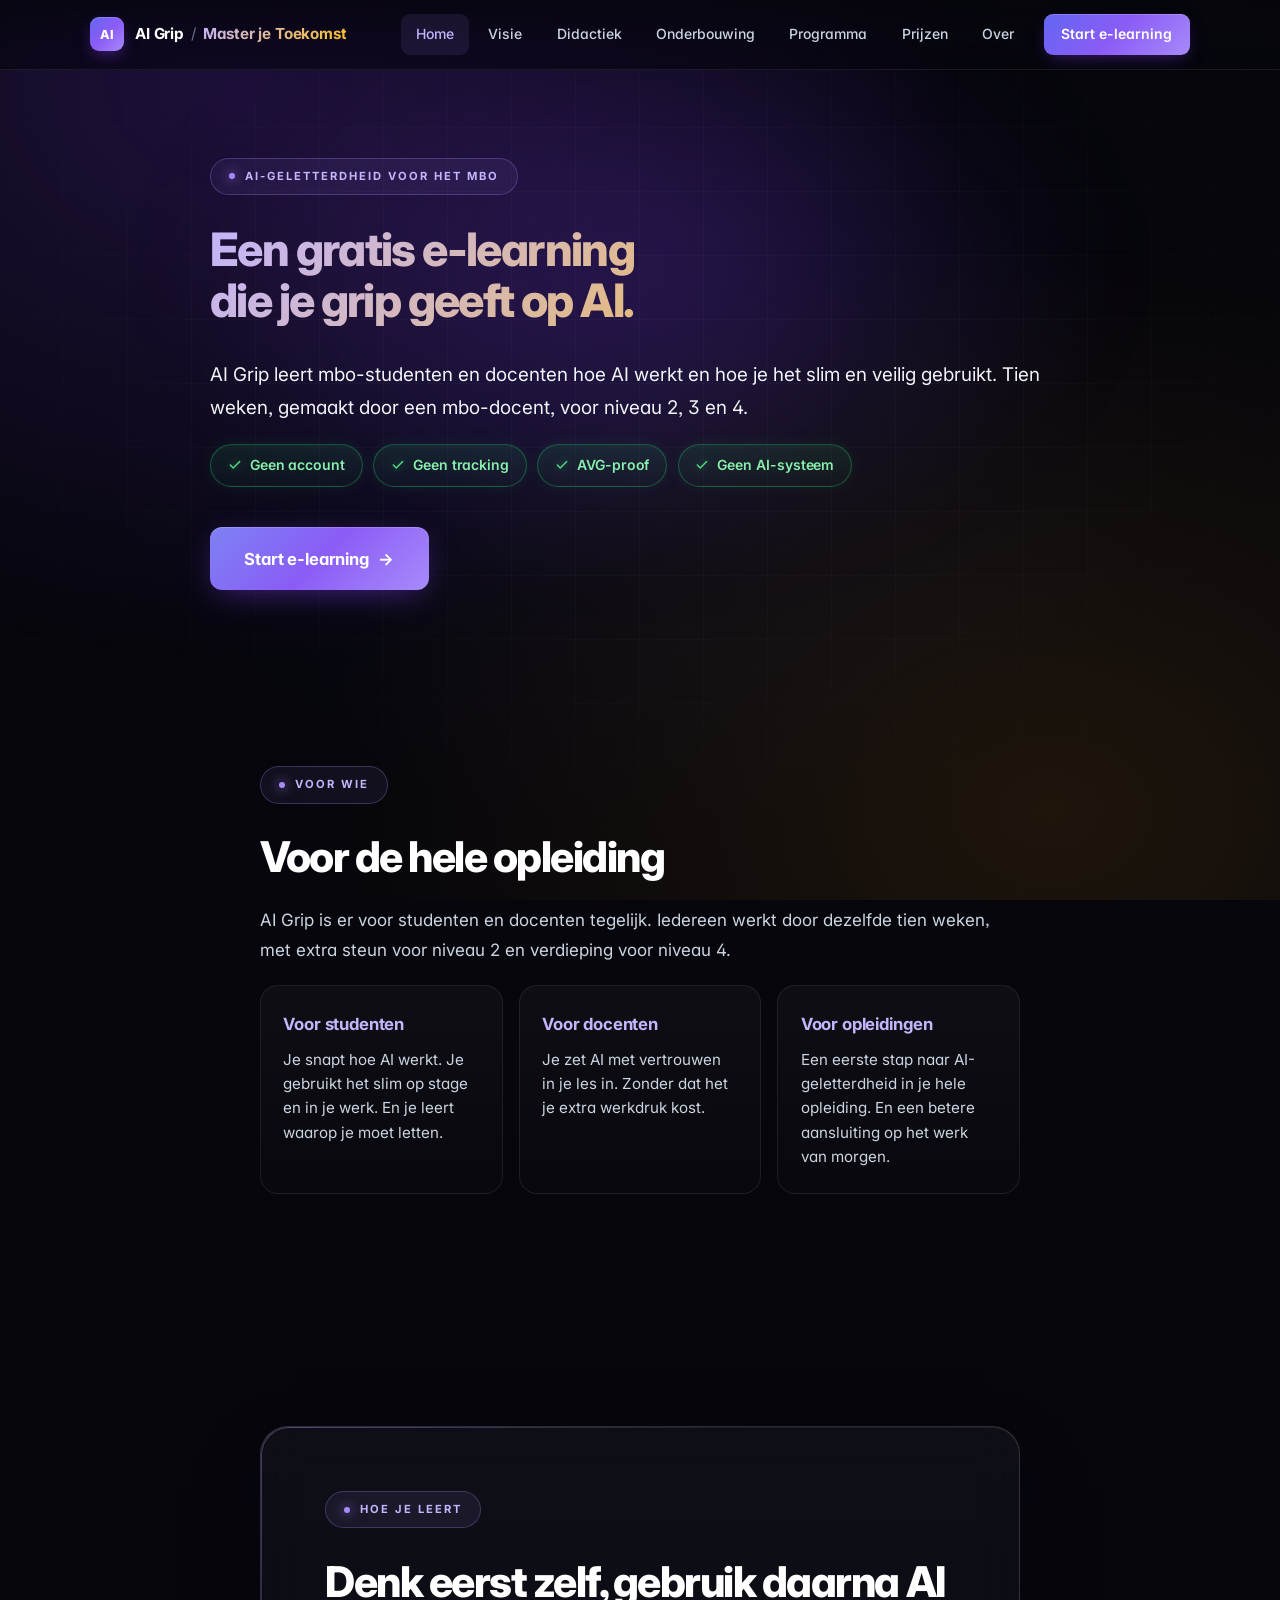
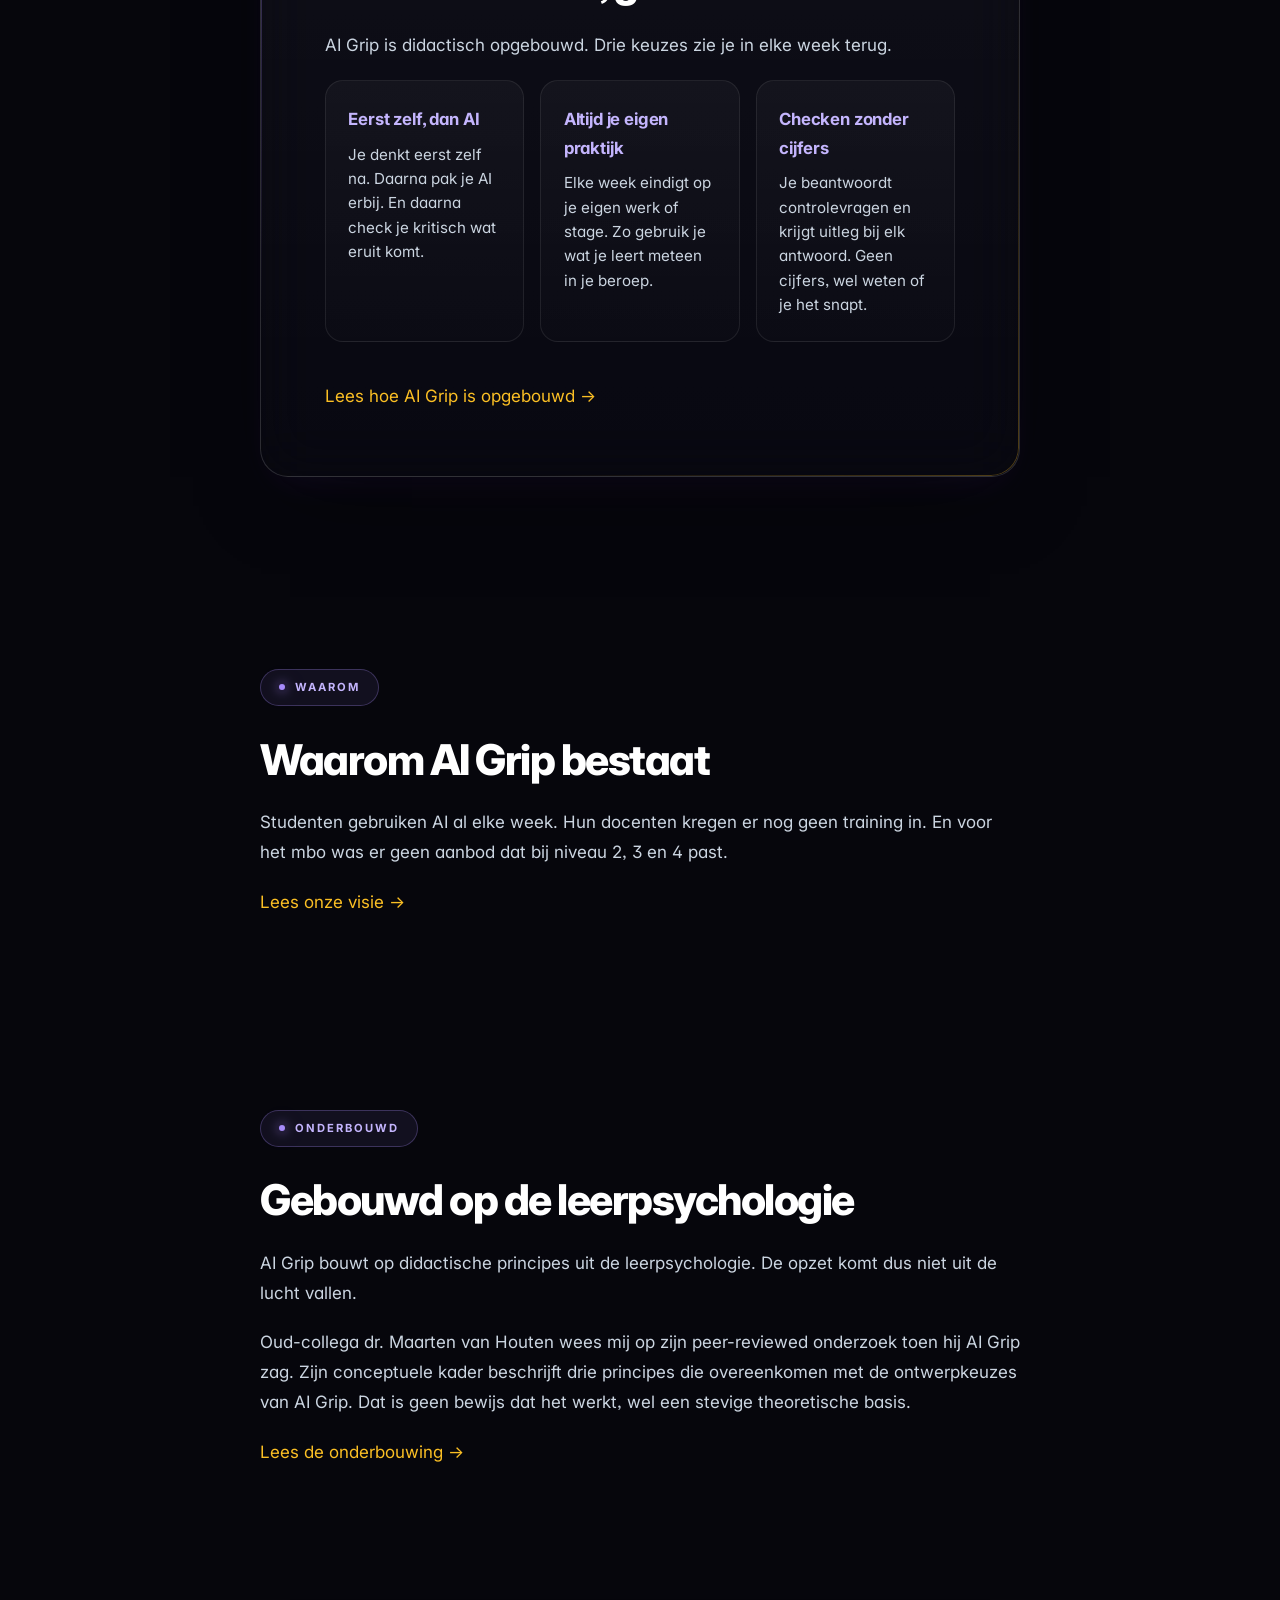
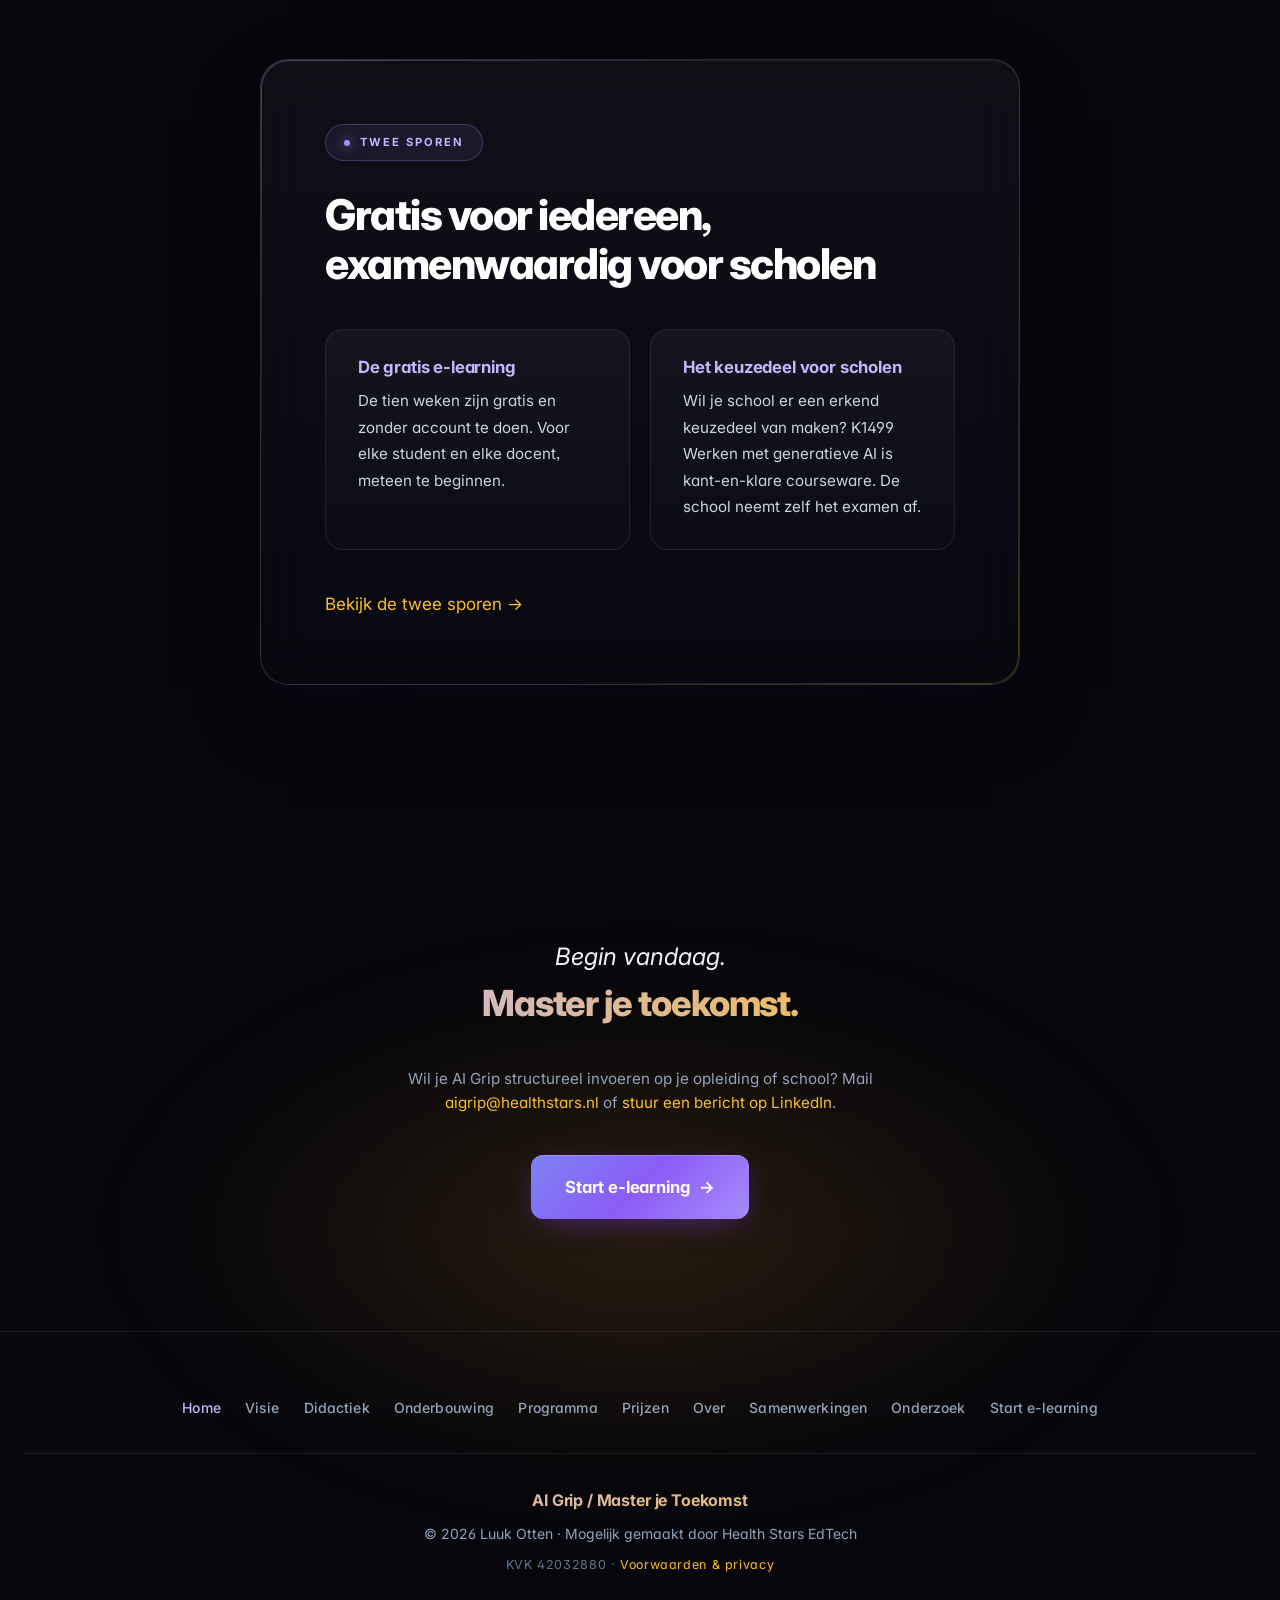
<file: index.html>
<!DOCTYPE html>
<html lang="nl-NL">
<head>
<meta charset="UTF-8">
<meta name="viewport" content="width=device-width, initial-scale=1.0">
<title>Grip op AI in het mbo · Gratis e-learning · AI Grip</title>
<meta name="description" content="Gratis 10-weekse e-learning over AI-geletterdheid voor het mbo. Gemaakt door een docent, voor niveau 2, 3 en 4. Meteen inzetbaar in de les, zonder account.">
<meta name="author" content="Luuk Otten">
<meta name="robots" content="index, follow">
<meta name="dcterms.rights" content="© 2026 Luuk Otten. CC BY-NC-ND 4.0">
<link rel="canonical" href="https://ai-geletterdheid-mbo.nl/">
<link rel="license" href="https://creativecommons.org/licenses/by-nc-nd/4.0/deed.nl">

<meta property="og:type" content="website">
<meta property="og:locale" content="nl_NL">
<meta property="og:url" content="https://ai-geletterdheid-mbo.nl/">
<meta property="og:title" content="AI-geletterdheid voor het mbo · AI Grip / Master je Toekomst">
<meta property="og:description" content="Een gratis e-learning over AI-geletterdheid voor docenten en studenten in het mbo. Niveau 2, 3 en 4. Morgen inzetbaar in de les.">
<meta property="og:site_name" content="AI-geletterdheid voor het mbo">

<meta name="twitter:card" content="summary_large_image">
<meta name="twitter:title" content="AI-geletterdheid voor het mbo · AI Grip / Master je Toekomst">
<meta name="twitter:description" content="Een gratis e-learning over AI-geletterdheid voor docenten en studenten in het mbo. Niveau 2, 3 en 4.">

<meta property="og:image" content="https://ai-geletterdheid-mbo.nl/og-image.png">
<meta property="og:image:width" content="1200">
<meta property="og:image:height" content="630">
<meta property="og:image:alt" content="AI Grip / Master je Toekomst, AI-geletterdheid voor het mbo">
<meta name="twitter:image" content="https://ai-geletterdheid-mbo.nl/og-image.png">

<meta name="theme-color" content="#06060c">
<link rel="icon" type="image/svg+xml" href="/favicon.svg">

<link rel="preconnect" href="https://fonts.googleapis.com">
<link rel="preconnect" href="https://fonts.gstatic.com" crossorigin>
<link href="https://fonts.googleapis.com/css2?family=Inter:wght@400;500;600;700;800&display=swap" rel="stylesheet">

<script type="application/ld+json">
{
  "@context": "https://schema.org",
  "@type": "Course",
  "name": "AI Grip / Master je Toekomst",
  "description": "Gratis 10-weekse e-learning over AI-geletterdheid voor mbo-docenten en mbo-studenten. Voor niveau 2, 3 en 4. Didactisch ontworpen door een mbo-docent, zonder account en AVG-proof.",
  "provider": {
    "@type": "Person",
    "name": "Luuk Otten",
    "affiliation": "Health Stars EdTech"
  },
  "inLanguage": "nl-NL",
  "educationalLevel": "Vocational education and training",
  "audience": {
    "@type": "EducationalAudience",
    "educationalRole": "teacher, student"
  },
  "offers": {
    "@type": "Offer",
    "price": "0",
    "priceCurrency": "EUR",
    "availability": "https://schema.org/InStock"
  },
  "url": "https://ai-geletterdheid-mbo.nl/aigrip/"
}
</script>

<link rel="stylesheet" href="/style.css">
</head>
<body>

<a class="skip-link" href="#main">Direct naar inhoud</a>

<header class="site-header" role="banner">
  <div class="header-inner">
    <a href="/" class="brand-mark" aria-label="AI Grip, terug naar de startpagina">
      <span class="brand-logo" aria-hidden="true">AI</span>
      <span class="brand-name">AI Grip <span class="brand-divider">/</span> <span class="brand-accent">Master je Toekomst</span></span>
    </a>
    <nav class="site-nav" aria-label="Hoofdnavigatie">
      <a href="/" class="nav-link active" aria-current="page">Home</a>
      <a href="/visie/" class="nav-link">Visie</a>
      <a href="/didactiek/" class="nav-link">Didactiek</a>
      <a href="/onderbouwing/" class="nav-link">Onderbouwing</a>
      <a href="/programma/" class="nav-link">Programma</a>
      <a href="/prijzen/" class="nav-link">Prijzen</a>
      <a href="/over/" class="nav-link">Over</a>
      <a href="/aigrip/" class="nav-link nav-cta">Start e-learning</a>
    </nav>
  </div>
</header>

<main id="main" tabindex="-1">

<!-- HERO — wat AI Grip is -->
<section class="hero">
  <div class="wrap">
    <span class="eyebrow">AI-geletterdheid voor het mbo</span>
    <h1 class="hero-headline">Een gratis e-learning die je grip geeft op AI.</h1>
    <p class="lead">AI Grip leert mbo-studenten en docenten hoe AI werkt en hoe je het slim en veilig gebruikt. Tien weken, gemaakt door een mbo-docent, voor niveau 2, 3 en 4.</p>

    <ul class="hero-trust" aria-label="Onze belofte">
      <li class="trust-item"><svg viewBox="0 0 24 24" fill="none" stroke="currentColor" stroke-width="2.5" stroke-linecap="round" stroke-linejoin="round" aria-hidden="true"><polyline points="20 6 9 17 4 12"></polyline></svg>Geen account</li>
      <li class="trust-item"><svg viewBox="0 0 24 24" fill="none" stroke="currentColor" stroke-width="2.5" stroke-linecap="round" stroke-linejoin="round" aria-hidden="true"><polyline points="20 6 9 17 4 12"></polyline></svg>Geen tracking</li>
      <li class="trust-item"><svg viewBox="0 0 24 24" fill="none" stroke="currentColor" stroke-width="2.5" stroke-linecap="round" stroke-linejoin="round" aria-hidden="true"><polyline points="20 6 9 17 4 12"></polyline></svg>AVG-proof</li>
      <li class="trust-item"><svg viewBox="0 0 24 24" fill="none" stroke="currentColor" stroke-width="2.5" stroke-linecap="round" stroke-linejoin="round" aria-hidden="true"><polyline points="20 6 9 17 4 12"></polyline></svg>Geen AI-systeem</li>
    </ul>

    <a href="/aigrip/" class="btn">Start e-learning <span class="arrow" aria-hidden="true">→</span></a>
  </div>
</section>

<!-- VOOR WIE — wat het oplevert per doelgroep -->
<section>
  <div class="wrap">
    <span class="eyebrow">Voor wie</span>
    <h2>Voor de hele opleiding</h2>
    <p>AI Grip is er voor studenten en docenten tegelijk. Iedereen werkt door dezelfde tien weken, met extra steun voor niveau 2 en verdieping voor niveau 4.</p>

    <div class="resultaat">
      <div class="r-item">
        <strong>Voor studenten</strong>
        <p>Je snapt hoe AI werkt. Je gebruikt het slim op stage en in je werk. En je leert waarop je moet letten.</p>
      </div>
      <div class="r-item">
        <strong>Voor docenten</strong>
        <p>Je zet AI met vertrouwen in je les in. Zonder dat het je extra werkdruk kost.</p>
      </div>
      <div class="r-item">
        <strong>Voor opleidingen</strong>
        <p>Een eerste stap naar AI-geletterdheid in je hele opleiding. En een betere aansluiting op het werk van morgen.</p>
      </div>
    </div>
  </div>
</section>

<!-- HOE JE LEERT — drie didactische kernkeuzes -->
<section class="card-section">
  <div class="wrap">
    <div class="inner">
      <span class="eyebrow">Hoe je leert</span>
      <h2>Denk eerst zelf, gebruik daarna AI</h2>
      <p>AI Grip is didactisch opgebouwd. Drie keuzes zie je in elke week terug.</p>

      <div class="resultaat">
        <div class="r-item">
          <strong>Eerst zelf, dan AI</strong>
          <p>Je denkt eerst zelf na. Daarna pak je AI erbij. En daarna check je kritisch wat eruit komt.</p>
        </div>
        <div class="r-item">
          <strong>Altijd je eigen praktijk</strong>
          <p>Elke week eindigt op je eigen werk of stage. Zo gebruik je wat je leert meteen in je beroep.</p>
        </div>
        <div class="r-item">
          <strong>Checken zonder cijfers</strong>
          <p>Je beantwoordt controlevragen en krijgt uitleg bij elk antwoord. Geen cijfers, wel weten of je het snapt.</p>
        </div>
      </div>

      <p style="margin-bottom:0;"><a href="/didactiek/">Lees hoe AI Grip is opgebouwd <span aria-hidden="true">→</span></a></p>
    </div>
  </div>
</section>

<!-- WAAROM — korte urgentie, doorverwijzing naar visie -->
<section>
  <div class="wrap">
    <span class="eyebrow">Waarom</span>
    <h2>Waarom AI Grip bestaat</h2>
    <p>Studenten gebruiken AI al elke week. Hun docenten kregen er nog geen training in. En voor het mbo was er geen aanbod dat bij niveau 2, 3 en 4 past.</p>
    <p style="margin-bottom:0;"><a href="/visie/">Lees onze visie <span aria-hidden="true">→</span></a></p>
  </div>
</section>

<!-- ONDERBOUWD — leerpsychologie en Van Houten in de juiste nuance -->
<section>
  <div class="wrap">
    <span class="eyebrow">Onderbouwd</span>
    <h2>Gebouwd op de leerpsychologie</h2>
    <p>AI Grip bouwt op didactische principes uit de leerpsychologie. De opzet komt dus niet uit de lucht vallen.</p>
    <p>Oud-collega dr. Maarten van Houten wees mij op zijn peer-reviewed onderzoek toen hij AI Grip zag. Zijn conceptuele kader beschrijft drie principes die overeenkomen met de ontwerpkeuzes van AI Grip. Dat is geen bewijs dat het werkt, wel een stevige theoretische basis.</p>
    <p style="margin-bottom:0;"><a href="/onderbouwing/">Lees de onderbouwing <span aria-hidden="true">→</span></a></p>
  </div>
</section>

<!-- TWEE SPOREN — gratis e-learning en keuzedeel K1499 -->
<section class="card-section">
  <div class="wrap">
    <div class="inner">
      <span class="eyebrow">Twee sporen</span>
      <h2>Gratis voor iedereen, examenwaardig voor scholen</h2>

      <div class="pillars">
        <div class="pillar">
          <h4>De gratis e-learning</h4>
          <p>De tien weken zijn gratis en zonder account te doen. Voor elke student en elke docent, meteen te beginnen.</p>
        </div>
        <div class="pillar">
          <h4>Het keuzedeel voor scholen</h4>
          <p>Wil je school er een erkend keuzedeel van maken? K1499 Werken met generatieve AI is kant-en-klare courseware. De school neemt zelf het examen af.</p>
        </div>
      </div>

      <p style="margin-bottom:0;"><a href="/prijzen/">Bekijk de twee sporen <span aria-hidden="true">→</span></a></p>
    </div>
  </div>
</section>

<!-- SLOT — CTA en contact -->
<section class="aigrip">
  <div class="wrap">
    <div class="slot">
      <p><em>Begin vandaag.</em></p>
      <p class="master">Master je toekomst.</p>
    </div>

    <p class="cta-secondary">Wil je AI Grip structureel invoeren op je opleiding of school? Mail <a href="mailto:aigrip@healthstars.nl" style="white-space: nowrap;">aigrip@healthstars.nl</a> of <a href="https://www.linkedin.com/in/luuk-otten/" target="_blank" rel="noopener">stuur een bericht op LinkedIn</a>.</p>

    <div class="cta-wrap">
      <a href="/aigrip/" class="btn">Start e-learning <span class="arrow" aria-hidden="true">→</span></a>
    </div>
  </div>
</section>

</main>

<footer>
  <nav class="nav">
    <a href="/" class="active">Home</a>
    <a href="/visie/">Visie</a>
    <a href="/didactiek/">Didactiek</a>
    <a href="/onderbouwing/">Onderbouwing</a>
    <a href="/programma/">Programma</a>
    <a href="/prijzen/">Prijzen</a>
    <a href="/over/">Over</a>
    <a href="/samenwerkingen/">Samenwerkingen</a>
    <a href="/onderzoek/">Onderzoek</a>
    <a href="/aigrip/">Start e-learning</a>
  </nav>
  <p class="brand">AI Grip / Master je Toekomst</p>
  <p>© 2026 Luuk Otten · Mogelijk gemaakt door Health Stars EdTech</p>
  <p class="footer-meta">KVK 42032880 · <a href="/voorwaarden/">Voorwaarden &amp; privacy</a></p>
</footer>

<script>
(function(){
  if (!('IntersectionObserver' in window) || matchMedia('(prefers-reduced-motion: reduce)').matches) return;
  const sections = document.querySelectorAll('main > section');
  sections.forEach(function(s){ s.classList.add('reveal'); });
  const io = new IntersectionObserver(function(entries){
    entries.forEach(function(e){
      if (e.isIntersecting) { e.target.classList.add('in-view'); io.unobserve(e.target); }
    });
  }, { rootMargin: '0px 0px -8% 0px', threshold: 0.05 });
  sections.forEach(function(s){ io.observe(s); });
})();
</script>
</body>
</html>
</file>
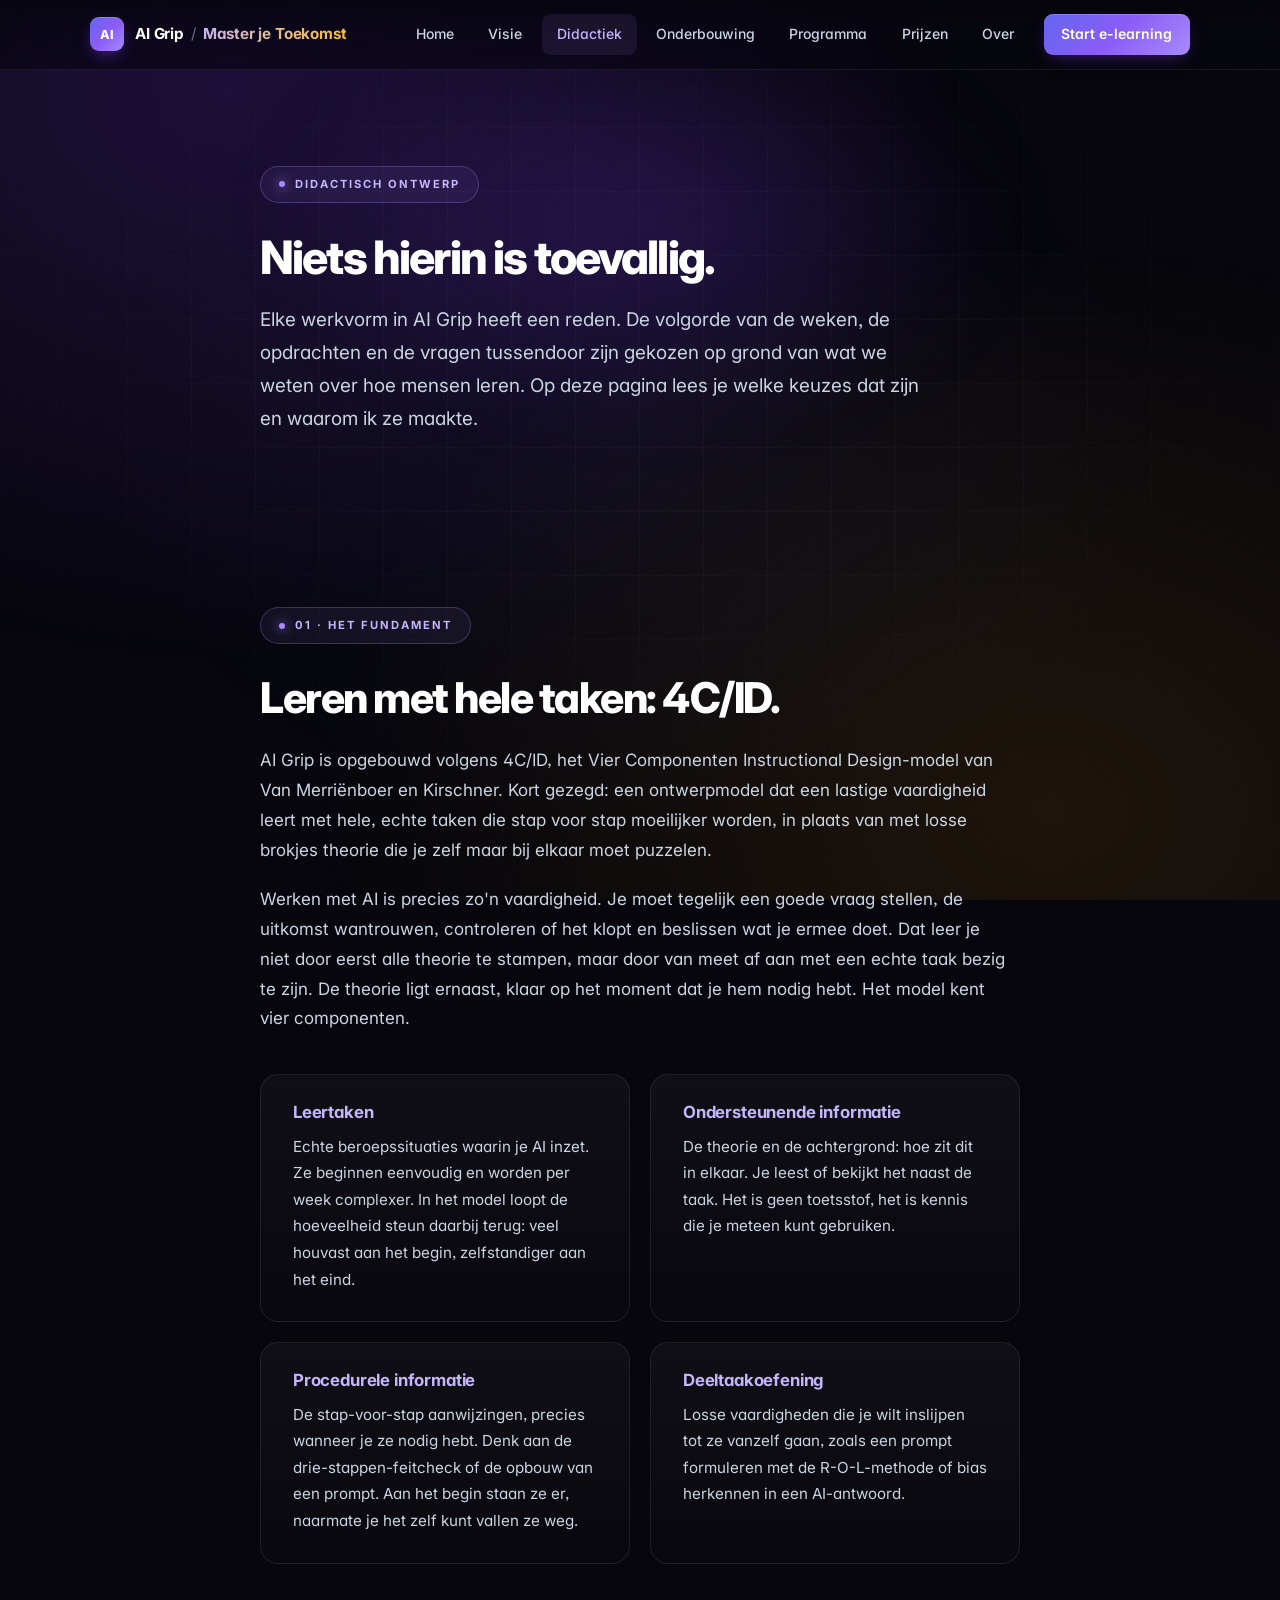
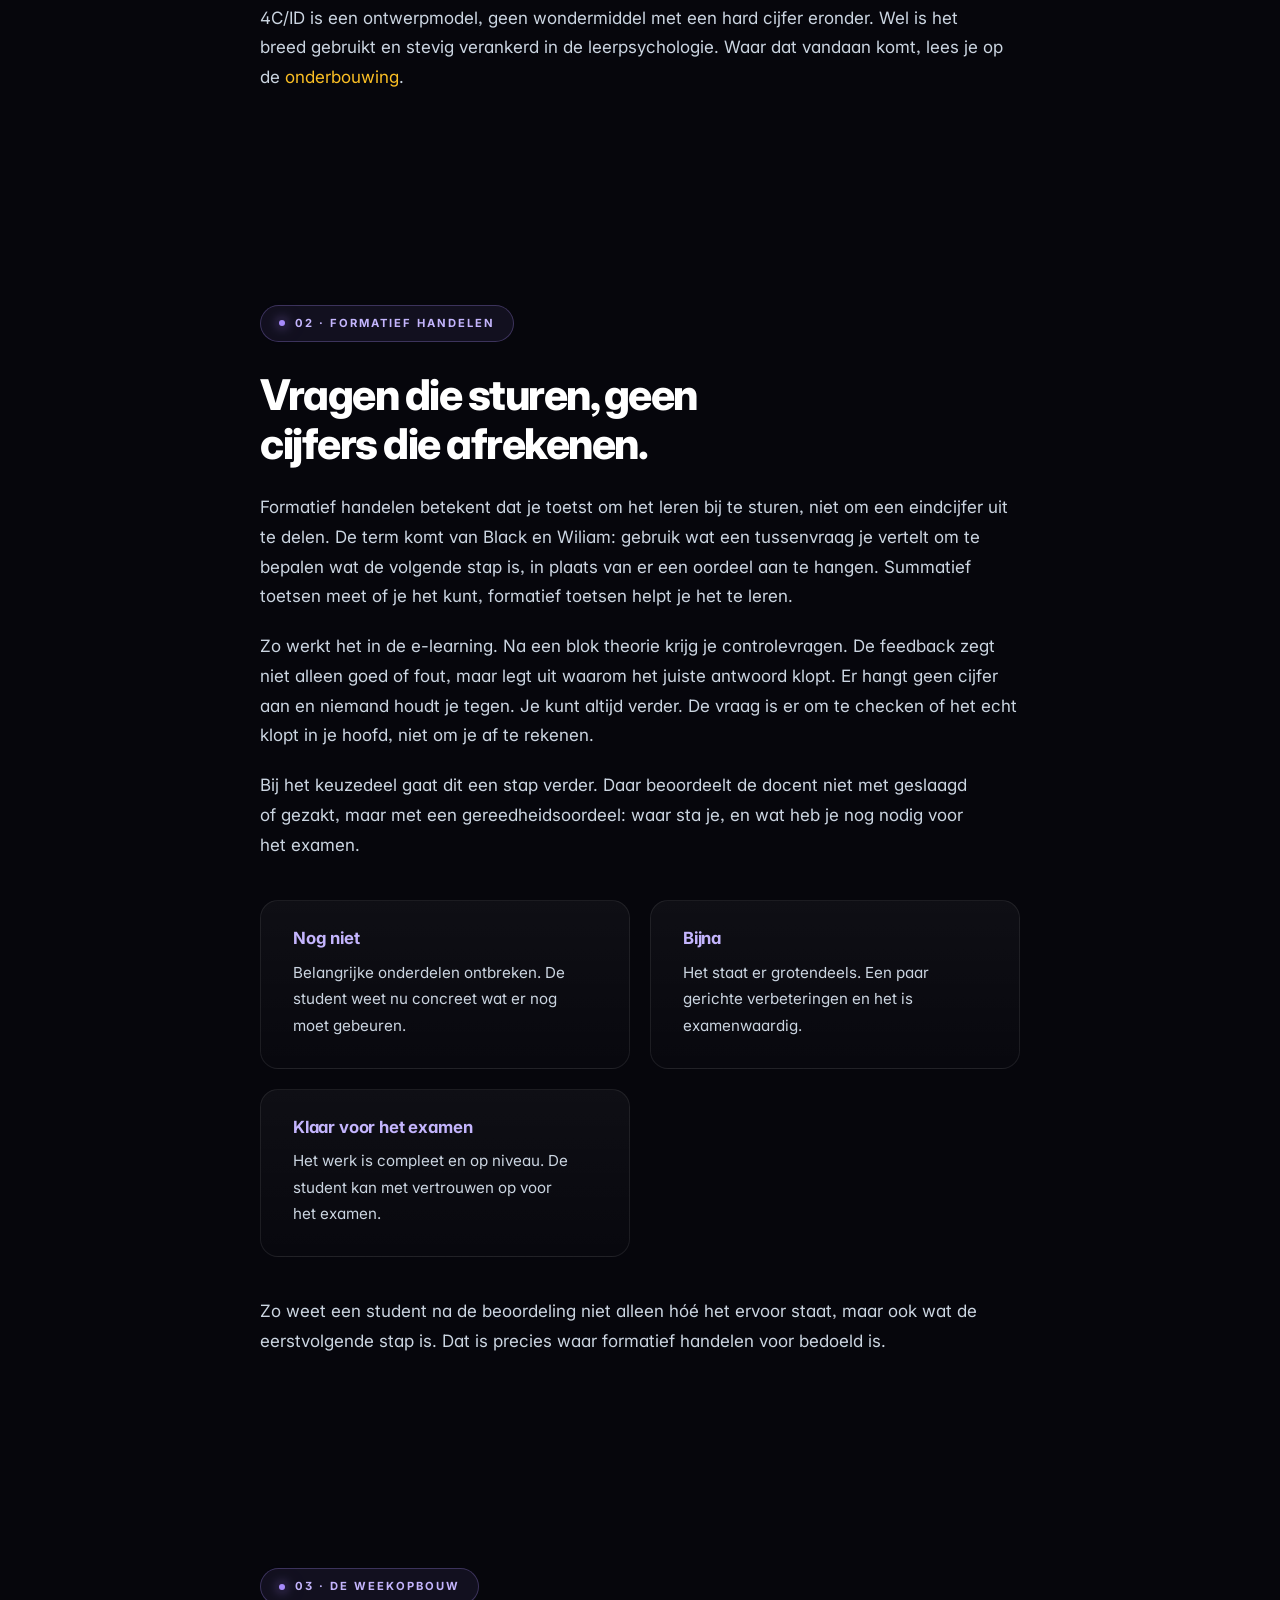
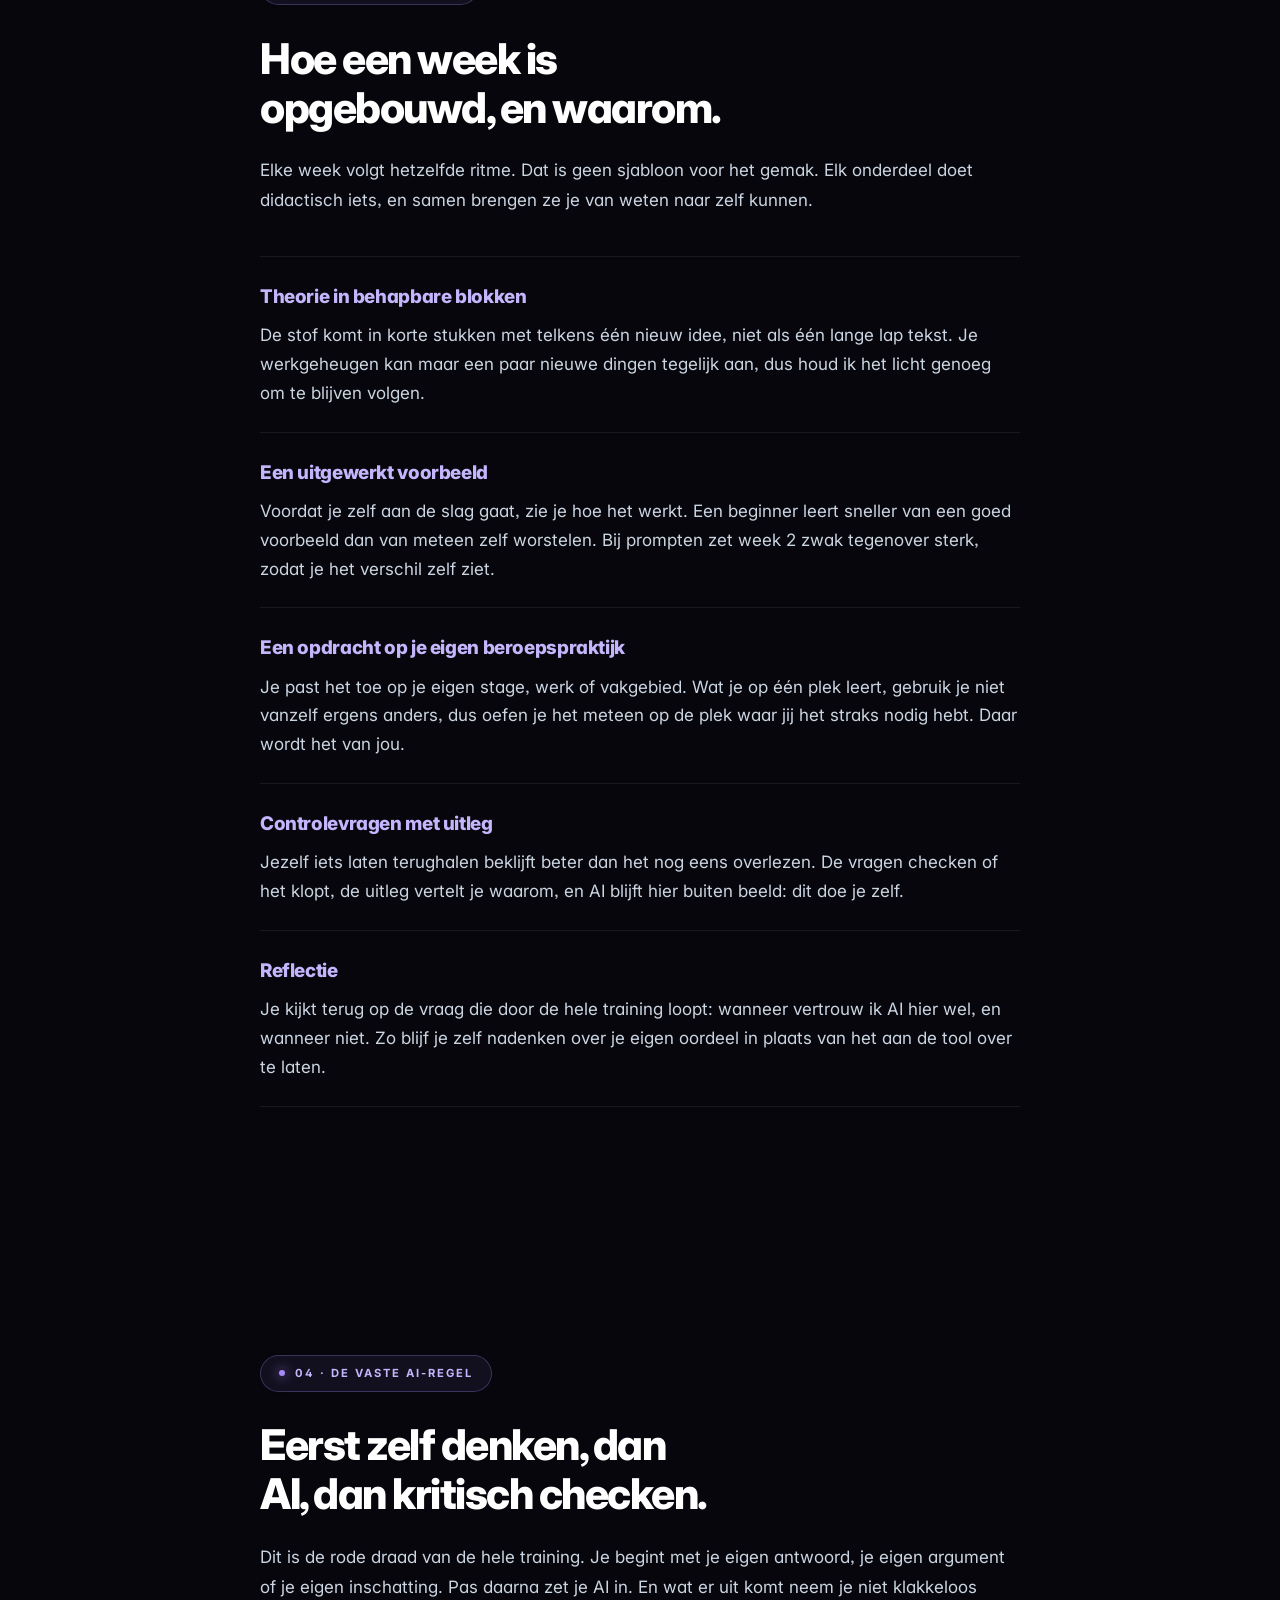
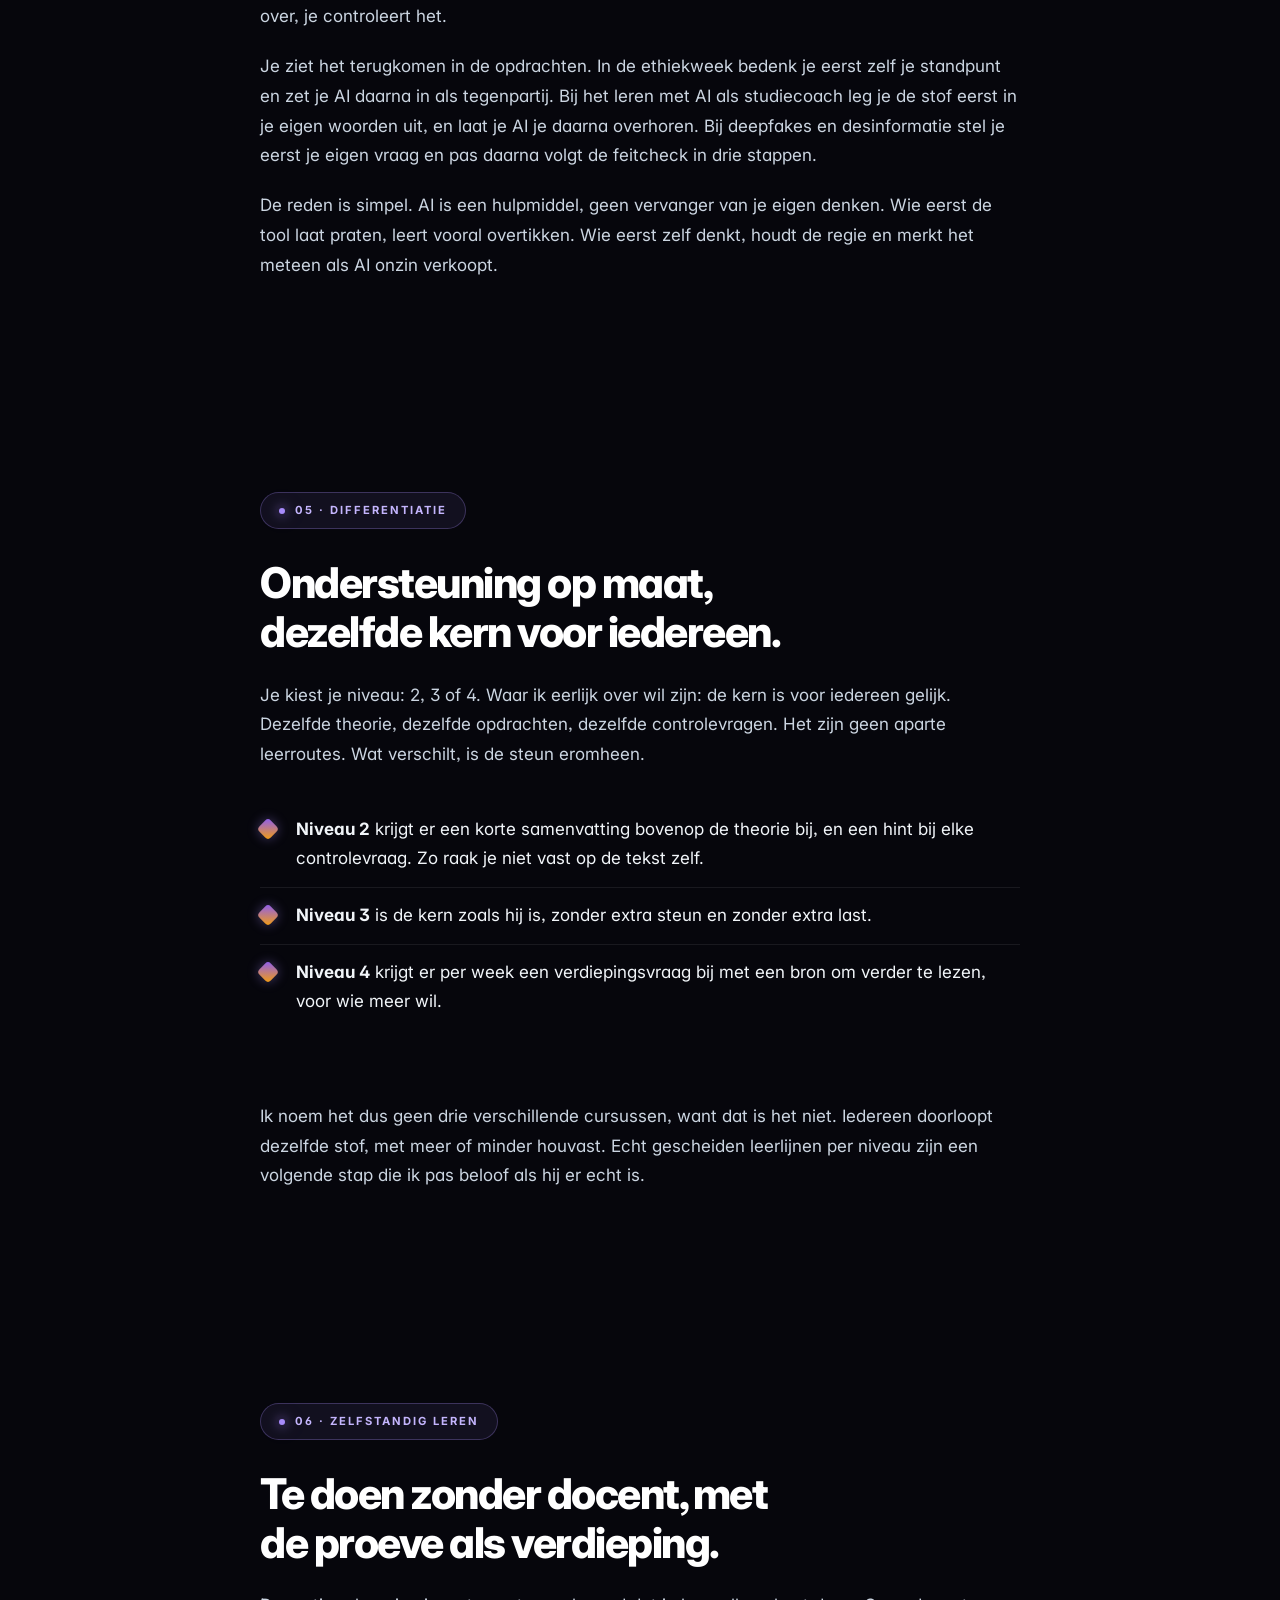
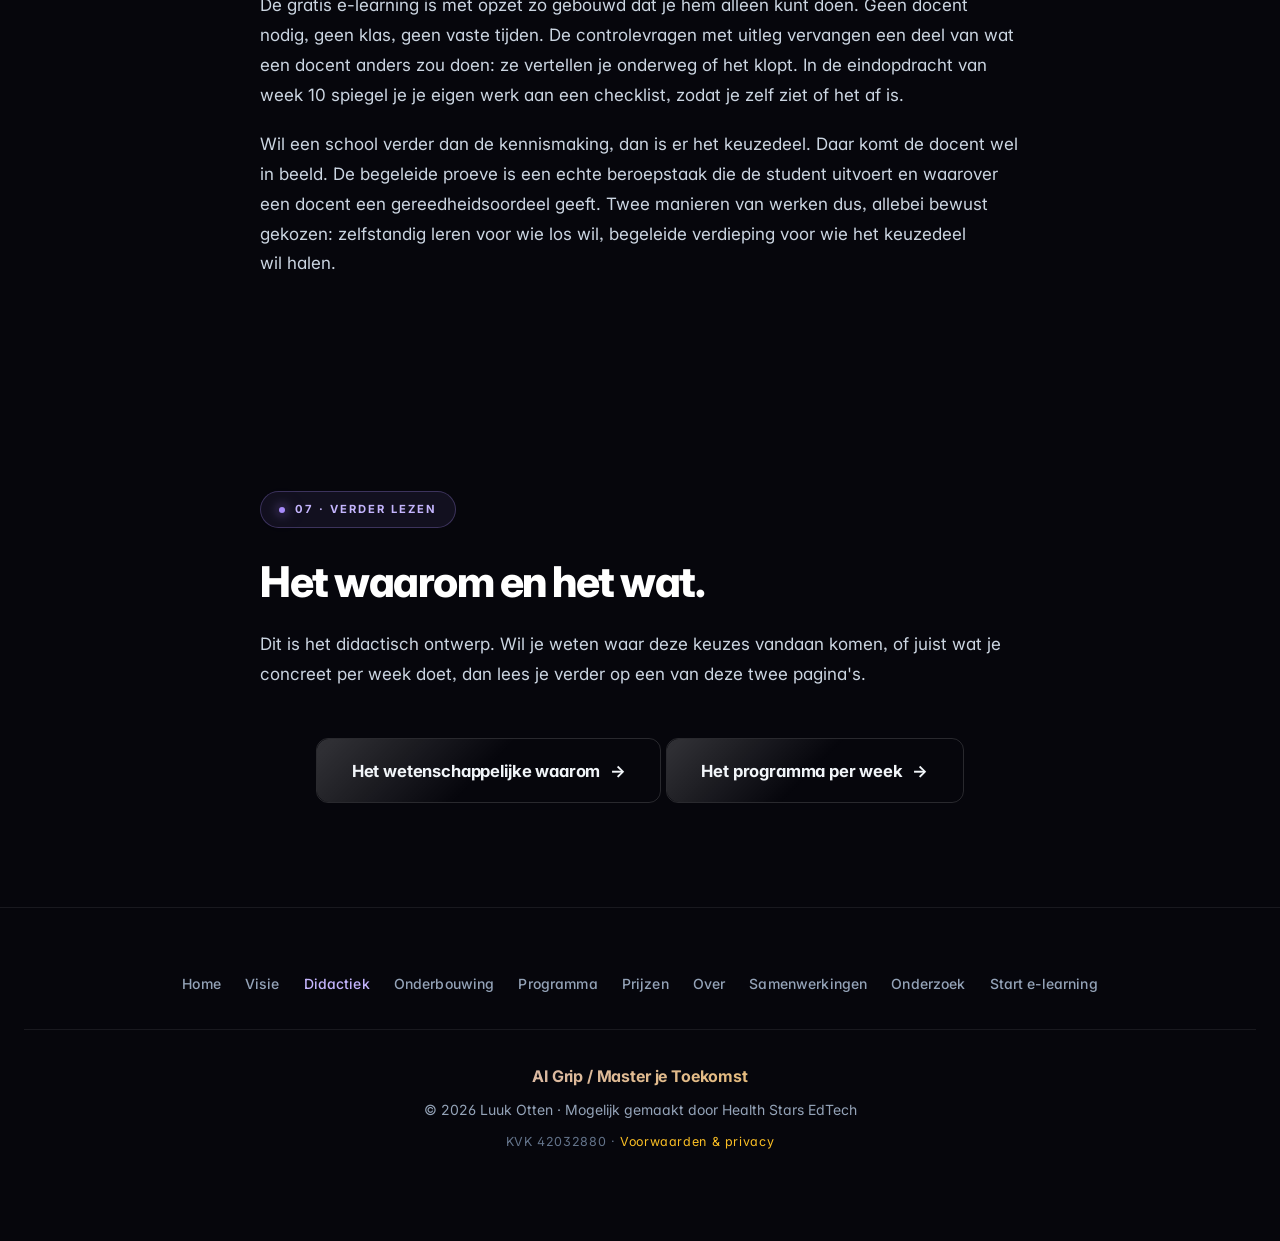
<file: didactiek/index.html>
<!DOCTYPE html>
<html lang="nl-NL">
<head>
<meta charset="UTF-8">
<meta name="viewport" content="width=device-width, initial-scale=1.0">
<title>Didactisch ontwerp e-learning mbo · 4C/ID · AI Grip</title>
<meta name="description" content="Het didactisch ontwerp van AI Grip: 4C/ID, formatief handelen en de regel eerst zelf denken, dan AI. Waarom elke werkvorm in de e-learning zo is gekozen.">
<meta name="author" content="Luuk Otten">
<meta name="robots" content="index, follow">
<meta name="dcterms.rights" content="© 2026 Luuk Otten. CC BY-NC-ND 4.0">
<link rel="canonical" href="https://ai-geletterdheid-mbo.nl/didactiek/">
<link rel="license" href="https://creativecommons.org/licenses/by-nc-nd/4.0/deed.nl">

<meta property="og:type" content="website">
<meta property="og:locale" content="nl_NL">
<meta property="og:url" content="https://ai-geletterdheid-mbo.nl/didactiek/">
<meta property="og:title" content="Didactisch ontwerp · AI-geletterdheid voor het mbo">
<meta property="og:description" content="Waarom elke werkvorm in AI Grip zo is gekozen: 4C/ID, formatief handelen en de regel eerst zelf denken, dan AI.">
<meta property="og:site_name" content="AI-geletterdheid voor het mbo">
<meta property="og:image" content="https://ai-geletterdheid-mbo.nl/og-image.png">
<meta property="og:image:width" content="1200">
<meta property="og:image:height" content="630">
<meta property="og:image:alt" content="AI Grip / Master je Toekomst, AI-geletterdheid voor het mbo">

<meta name="twitter:card" content="summary_large_image">
<meta name="twitter:title" content="Didactisch ontwerp · AI-geletterdheid voor het mbo">
<meta name="twitter:description" content="Waarom elke werkvorm in AI Grip zo is gekozen: 4C/ID, formatief handelen en de regel eerst zelf denken, dan AI.">
<meta name="twitter:image" content="https://ai-geletterdheid-mbo.nl/og-image.png">

<meta name="theme-color" content="#06060c">
<link rel="icon" type="image/svg+xml" href="/favicon.svg">

<script type="application/ld+json">
{
  "@context": "https://schema.org",
  "@type": "WebPage",
  "name": "Didactisch ontwerp · AI-geletterdheid voor het mbo",
  "url": "https://ai-geletterdheid-mbo.nl/didactiek/",
  "description": "Het didactisch ontwerp van AI Grip: 4C/ID, formatief handelen en de regel eerst zelf denken, dan AI. Waarom elke werkvorm in de e-learning zo is gekozen.",
  "inLanguage": "nl-NL",
  "isPartOf": { "@type": "WebSite", "name": "AI-geletterdheid voor het mbo", "url": "https://ai-geletterdheid-mbo.nl/" },
  "about": { "@type": "Course", "name": "AI Grip / Master je Toekomst", "provider": { "@type": "Person", "name": "Luuk Otten", "affiliation": "Health Stars EdTech" } }
}
</script>

<link rel="preconnect" href="https://fonts.googleapis.com">
<link rel="preconnect" href="https://fonts.gstatic.com" crossorigin>
<link href="https://fonts.googleapis.com/css2?family=Inter:wght@400;500;600;700;800&display=swap" rel="stylesheet">
<link rel="stylesheet" href="/style.css">

<style>
  /* === Didactiek: kleine aanvullingen op het bestaande systeem === */
  .oordeel { display: grid; gap: 1rem; margin: 2rem 0 0.5rem; }
  @media (min-width: 720px) { .oordeel { grid-template-columns: repeat(3, 1fr); } }
  .oordeel .stap {
    padding: 1.1rem 1.25rem;
    border: 1px solid var(--border-strong);
    border-radius: var(--radius-lg);
    background: linear-gradient(180deg, rgba(255,255,255,0.04) 0%, rgba(255,255,255,0.012) 100%);
  }
  .oordeel .stap b { display: block; color: var(--purple-300); font-size: 1.05rem; letter-spacing: -0.01em; margin-bottom: 0.35rem; }
  .oordeel .stap span { color: var(--text-secondary); font-size: 0.92rem; line-height: 1.5; }

  .verder { display: grid; gap: 1rem; margin-top: 1rem; }
  @media (min-width: 640px) { .verder { grid-template-columns: 1fr 1fr; } }
  .verder .btn { width: 100%; justify-content: center; text-align: center; }
  .btn-ghost {
    background: rgba(255,255,255,0.03);
    color: var(--white);
    border: 1px solid var(--border-strong);
    box-shadow: none;
  }
  .btn-ghost:hover { border-color: rgba(255,255,255,0.28); background: rgba(255,255,255,0.06); }
</style>
</head>
<body>

<a class="skip-link" href="#main">Direct naar inhoud</a>

<header class="site-header" role="banner">
  <div class="header-inner">
    <a href="/" class="brand-mark" aria-label="AI Grip, terug naar de startpagina">
      <span class="brand-logo" aria-hidden="true">AI</span>
      <span class="brand-name">AI Grip <span class="brand-divider">/</span> <span class="brand-accent">Master je Toekomst</span></span>
    </a>
    <nav class="site-nav" aria-label="Hoofdnavigatie">
      <a href="/" class="nav-link">Home</a>
      <a href="/visie/" class="nav-link">Visie</a>
      <a href="/didactiek/" class="nav-link active" aria-current="page">Didactiek</a>
      <a href="/onderbouwing/" class="nav-link">Onderbouwing</a>
      <a href="/programma/" class="nav-link">Programma</a>
      <a href="/prijzen/" class="nav-link">Prijzen</a>
      <a href="/over/" class="nav-link">Over</a>
      <a href="/aigrip/" class="nav-link nav-cta">Start e-learning</a>
    </nav>
  </div>
</header>

<main id="main" tabindex="-1" class="onderbouwing">

<section class="page-hero">
  <div class="wrap">
    <span class="eyebrow">Didactisch ontwerp</span>
    <h1>Niets hierin is toevallig.</h1>
    <p class="lead">Elke werkvorm in AI Grip heeft een reden. De volgorde van de weken, de opdrachten en de vragen tussendoor zijn gekozen op grond van wat we weten over hoe mensen leren. Op deze pagina lees je welke keuzes dat zijn en waarom ik ze maakte.</p>
  </div>
</section>

<section>
  <div class="wrap">
    <span class="eyebrow">01 · Het fundament</span>
    <h2>Leren met hele taken: 4C/ID.</h2>
    <p>AI Grip is opgebouwd volgens 4C/ID, het Vier Componenten Instructional Design-model van Van Merriënboer en Kirschner. Kort gezegd: een ontwerpmodel dat een lastige vaardigheid leert met hele, echte taken die stap voor stap moeilijker worden, in plaats van met losse brokjes theorie die je zelf maar bij elkaar moet puzzelen.</p>
    <p>Werken met AI is precies zo'n vaardigheid. Je moet tegelijk een goede vraag stellen, de uitkomst wantrouwen, controleren of het klopt en beslissen wat je ermee doet. Dat leer je niet door eerst alle theorie te stampen, maar door van meet af aan met een echte taak bezig te zijn. De theorie ligt ernaast, klaar op het moment dat je hem nodig hebt. Het model kent vier componenten.</p>

    <div class="pillars">
      <div class="pillar">
        <h4>Leertaken</h4>
        <p>Echte beroepssituaties waarin je AI inzet. Ze beginnen eenvoudig en worden per week complexer. In het model loopt de hoeveelheid steun daarbij terug: veel houvast aan het begin, zelfstandiger aan het eind.</p>
      </div>
      <div class="pillar">
        <h4>Ondersteunende informatie</h4>
        <p>De theorie en de achtergrond: hoe zit dit in elkaar. Je leest of bekijkt het naast de taak. Het is geen toetsstof, het is kennis die je meteen kunt gebruiken.</p>
      </div>
      <div class="pillar">
        <h4>Procedurele informatie</h4>
        <p>De stap-voor-stap aanwijzingen, precies wanneer je ze nodig hebt. Denk aan de drie-stappen-feitcheck of de opbouw van een prompt. Aan het begin staan ze er, naarmate je het zelf kunt vallen ze weg.</p>
      </div>
      <div class="pillar">
        <h4>Deeltaakoefening</h4>
        <p>Losse vaardigheden die je wilt inslijpen tot ze vanzelf gaan, zoals een prompt formuleren met de R-O-L-methode of bias herkennen in een AI-antwoord.</p>
      </div>
    </div>

    <p>4C/ID is een ontwerpmodel, geen wondermiddel met een hard cijfer eronder. Wel is het breed gebruikt en stevig verankerd in de leerpsychologie. Waar dat vandaan komt, lees je op de <a href="/onderbouwing/">onderbouwing</a>.</p>
  </div>
</section>

<section>
  <div class="wrap">
    <span class="eyebrow">02 · Formatief handelen</span>
    <h2>Vragen die sturen, geen cijfers die afrekenen.</h2>
    <p>Formatief handelen betekent dat je toetst om het leren bij te sturen, niet om een eindcijfer uit te delen. De term komt van Black en Wiliam: gebruik wat een tussenvraag je vertelt om te bepalen wat de volgende stap is, in plaats van er een oordeel aan te hangen. Summatief toetsen meet of je het kunt, formatief toetsen helpt je het te leren.</p>
    <p>Zo werkt het in de e-learning. Na een blok theorie krijg je controlevragen. De feedback zegt niet alleen goed of fout, maar legt uit waarom het juiste antwoord klopt. Er hangt geen cijfer aan en niemand houdt je tegen. Je kunt altijd verder. De vraag is er om te checken of het echt klopt in je hoofd, niet om je af te rekenen.</p>
    <p>Bij het keuzedeel gaat dit een stap verder. Daar beoordeelt de docent niet met geslaagd of gezakt, maar met een gereedheidsoordeel: waar sta je, en wat heb je nog nodig voor het examen.</p>

    <div class="pillars">
      <div class="pillar"><h4>Nog niet</h4><p>Belangrijke onderdelen ontbreken. De student weet nu concreet wat er nog moet gebeuren.</p></div>
      <div class="pillar"><h4>Bijna</h4><p>Het staat er grotendeels. Een paar gerichte verbeteringen en het is examenwaardig.</p></div>
      <div class="pillar"><h4>Klaar voor het examen</h4><p>Het werk is compleet en op niveau. De student kan met vertrouwen op voor het examen.</p></div>
    </div>
    <p>Zo weet een student na de beoordeling niet alleen hóé het ervoor staat, maar ook wat de eerstvolgende stap is. Dat is precies waar formatief handelen voor bedoeld is.</p>
  </div>
</section>

<section>
  <div class="wrap">
    <span class="eyebrow">03 · De weekopbouw</span>
    <h2>Hoe een week is opgebouwd, en waarom.</h2>
    <p>Elke week volgt hetzelfde ritme. Dat is geen sjabloon voor het gemak. Elk onderdeel doet didactisch iets, en samen brengen ze je van weten naar zelf kunnen.</p>

    <div class="acties">
      <div class="actie">
        <strong>Theorie in behapbare blokken</strong>
        <span>De stof komt in korte stukken met telkens één nieuw idee, niet als één lange lap tekst. Je werkgeheugen kan maar een paar nieuwe dingen tegelijk aan, dus houd ik het licht genoeg om te blijven volgen.</span>
      </div>
      <div class="actie">
        <strong>Een uitgewerkt voorbeeld</strong>
        <span>Voordat je zelf aan de slag gaat, zie je hoe het werkt. Een beginner leert sneller van een goed voorbeeld dan van meteen zelf worstelen. Bij prompten zet week 2 zwak tegenover sterk, zodat je het verschil zelf ziet.</span>
      </div>
      <div class="actie">
        <strong>Een opdracht op je eigen beroepspraktijk</strong>
        <span>Je past het toe op je eigen stage, werk of vakgebied. Wat je op één plek leert, gebruik je niet vanzelf ergens anders, dus oefen je het meteen op de plek waar jij het straks nodig hebt. Daar wordt het van jou.</span>
      </div>
      <div class="actie">
        <strong>Controlevragen met uitleg</strong>
        <span>Jezelf iets laten terughalen beklijft beter dan het nog eens overlezen. De vragen checken of het klopt, de uitleg vertelt je waarom, en AI blijft hier buiten beeld: dit doe je zelf.</span>
      </div>
      <div class="actie">
        <strong>Reflectie</strong>
        <span>Je kijkt terug op de vraag die door de hele training loopt: wanneer vertrouw ik AI hier wel, en wanneer niet. Zo blijf je zelf nadenken over je eigen oordeel in plaats van het aan de tool over te laten.</span>
      </div>
    </div>
  </div>
</section>

<section>
  <div class="wrap">
    <span class="eyebrow">04 · De vaste AI-regel</span>
    <h2>Eerst zelf denken, dan AI, dan kritisch checken.</h2>
    <p>Dit is de rode draad van de hele training. Je begint met je eigen antwoord, je eigen argument of je eigen inschatting. Pas daarna zet je AI in. En wat er uit komt neem je niet klakkeloos over, je controleert het.</p>
    <p>Je ziet het terugkomen in de opdrachten. In de ethiekweek bedenk je eerst zelf je standpunt en zet je AI daarna in als tegenpartij. Bij het leren met AI als studiecoach leg je de stof eerst in je eigen woorden uit, en laat je AI je daarna overhoren. Bij deepfakes en desinformatie stel je eerst je eigen vraag en pas daarna volgt de feitcheck in drie stappen.</p>
    <p>De reden is simpel. AI is een hulpmiddel, geen vervanger van je eigen denken. Wie eerst de tool laat praten, leert vooral overtikken. Wie eerst zelf denkt, houdt de regie en merkt het meteen als AI onzin verkoopt.</p>
  </div>
</section>

<section>
  <div class="wrap">
    <span class="eyebrow">05 · Differentiatie</span>
    <h2>Ondersteuning op maat, dezelfde kern voor iedereen.</h2>
    <p>Je kiest je niveau: 2, 3 of 4. Waar ik eerlijk over wil zijn: de kern is voor iedereen gelijk. Dezelfde theorie, dezelfde opdrachten, dezelfde controlevragen. Het zijn geen aparte leerroutes. Wat verschilt, is de steun eromheen.</p>

    <ul class="bewijs">
      <li><b>Niveau 2</b> krijgt er een korte samenvatting bovenop de theorie bij, en een hint bij elke controlevraag. Zo raak je niet vast op de tekst zelf.</li>
      <li><b>Niveau 3</b> is de kern zoals hij is, zonder extra steun en zonder extra last.</li>
      <li><b>Niveau 4</b> krijgt er per week een verdiepingsvraag bij met een bron om verder te lezen, voor wie meer wil.</li>
    </ul>

    <p>Ik noem het dus geen drie verschillende cursussen, want dat is het niet. Iedereen doorloopt dezelfde stof, met meer of minder houvast. Echt gescheiden leerlijnen per niveau zijn een volgende stap die ik pas beloof als hij er echt is.</p>
  </div>
</section>

<section>
  <div class="wrap">
    <span class="eyebrow">06 · Zelfstandig leren</span>
    <h2>Te doen zonder docent, met de proeve als verdieping.</h2>
    <p>De gratis e-learning is met opzet zo gebouwd dat je hem alleen kunt doen. Geen docent nodig, geen klas, geen vaste tijden. De controlevragen met uitleg vervangen een deel van wat een docent anders zou doen: ze vertellen je onderweg of het klopt. In de eindopdracht van week 10 spiegel je je eigen werk aan een checklist, zodat je zelf ziet of het af is.</p>
    <p>Wil een school verder dan de kennismaking, dan is er het keuzedeel. Daar komt de docent wel in beeld. De begeleide proeve is een echte beroepstaak die de student uitvoert en waarover een docent een gereedheidsoordeel geeft. Twee manieren van werken dus, allebei bewust gekozen: zelfstandig leren voor wie los wil, begeleide verdieping voor wie het keuzedeel wil halen.</p>
  </div>
</section>

<section>
  <div class="wrap">
    <span class="eyebrow">07 · Verder lezen</span>
    <h2>Het waarom en het wat.</h2>
    <p>Dit is het didactisch ontwerp. Wil je weten waar deze keuzes vandaan komen, of juist wat je concreet per week doet, dan lees je verder op een van deze twee pagina's.</p>
    <div class="cta-mid">
      <a href="/onderbouwing/" class="btn secondary">Het wetenschappelijke waarom <span class="arrow" aria-hidden="true">→</span></a>
      <a href="/programma/" class="btn secondary">Het programma per week <span class="arrow" aria-hidden="true">→</span></a>
    </div>
  </div>
</section>

</main>

<footer>
  <nav class="nav">
    <a href="/">Home</a>
    <a href="/visie/">Visie</a>
    <a href="/didactiek/" class="active" aria-current="page">Didactiek</a>
    <a href="/onderbouwing/">Onderbouwing</a>
    <a href="/programma/">Programma</a>
    <a href="/prijzen/">Prijzen</a>
    <a href="/over/">Over</a>
    <a href="/samenwerkingen/">Samenwerkingen</a>
    <a href="/onderzoek/">Onderzoek</a>
    <a href="/aigrip/">Start e-learning</a>
  </nav>
  <p class="brand">AI Grip / Master je Toekomst</p>
  <p>© 2026 Luuk Otten · Mogelijk gemaakt door Health Stars EdTech</p>
  <p class="footer-meta">KVK 42032880 · <a href="/voorwaarden/">Voorwaarden &amp; privacy</a></p>
</footer>

<script>
(function(){
  if (!('IntersectionObserver' in window) || matchMedia('(prefers-reduced-motion: reduce)').matches) return;
  const sections = document.querySelectorAll('main > section');
  sections.forEach(function(s){ s.classList.add('reveal'); });
  const io = new IntersectionObserver(function(entries){
    entries.forEach(function(e){
      if (e.isIntersecting) { e.target.classList.add('in-view'); io.unobserve(e.target); }
    });
  }, { rootMargin: '0px 0px -8% 0px', threshold: 0.05 });
  sections.forEach(function(s){ io.observe(s); });
})();
</script>
</body>
</html>
</file>
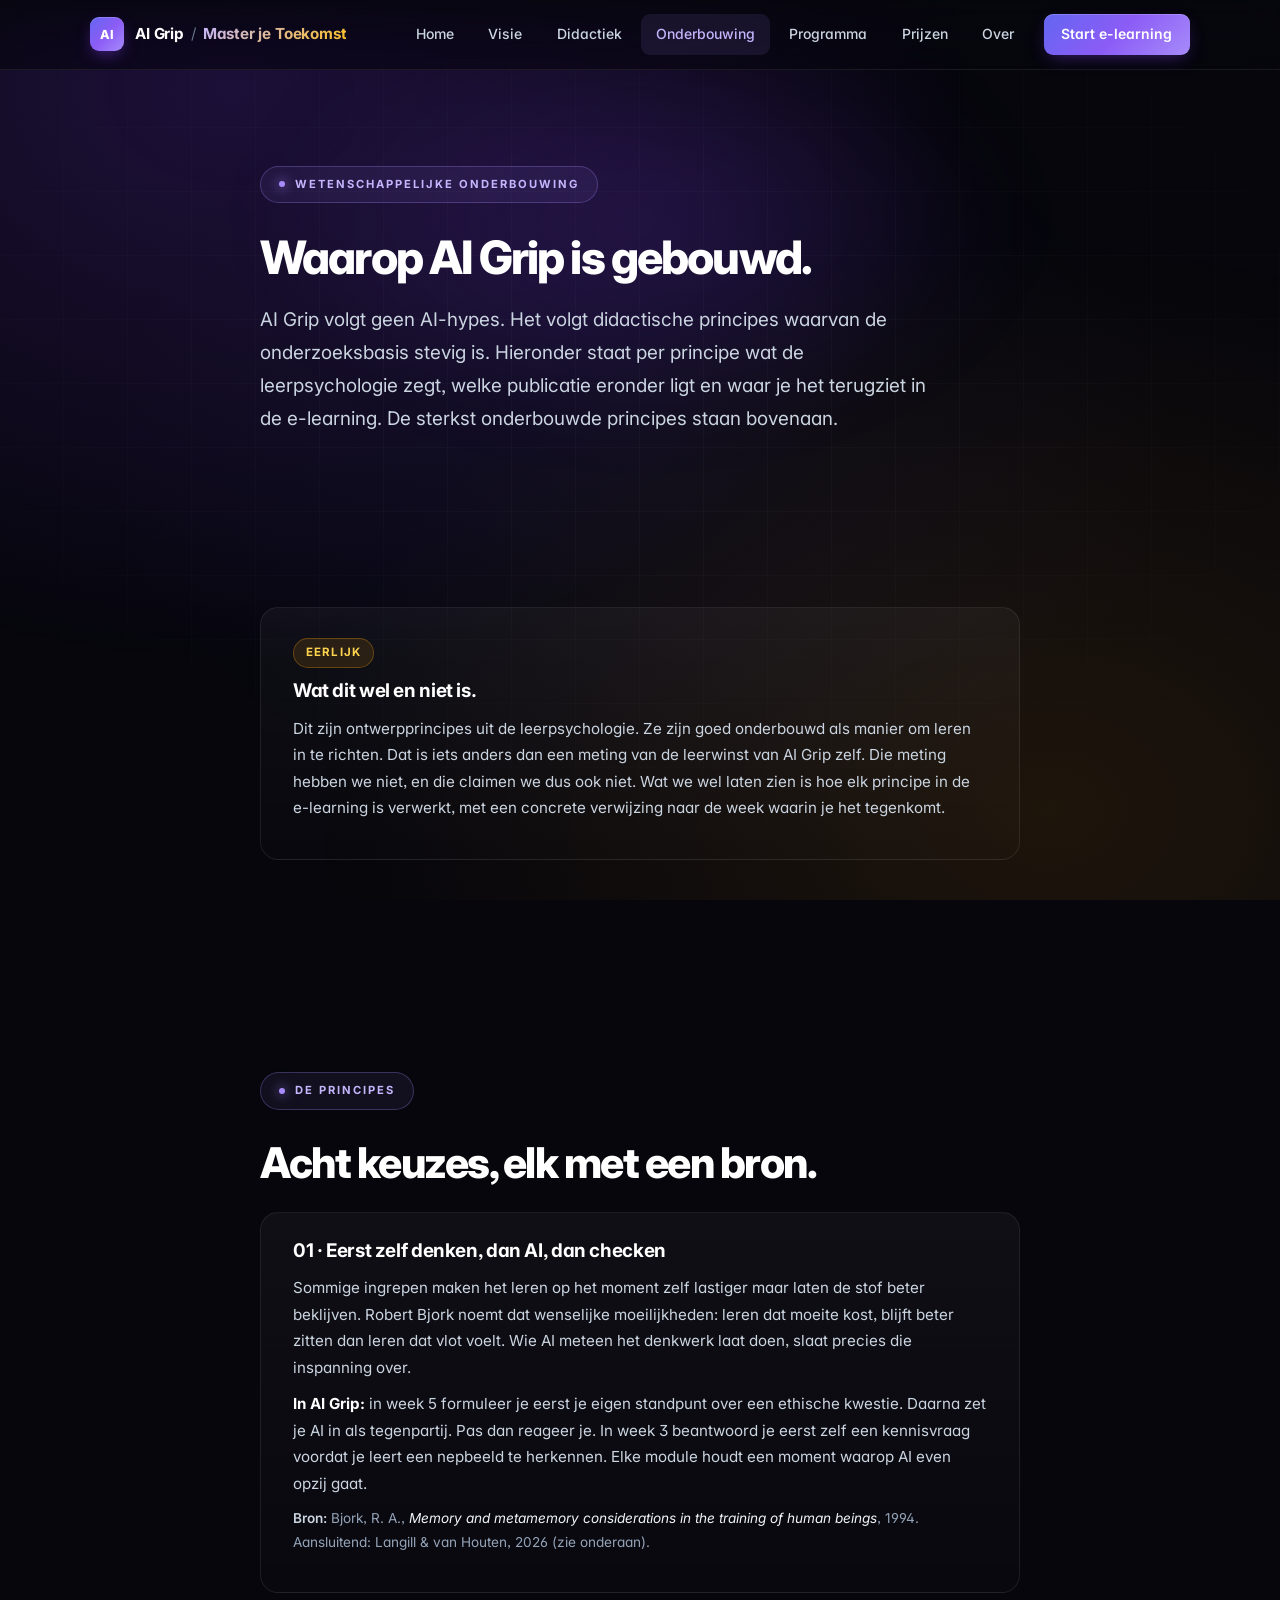
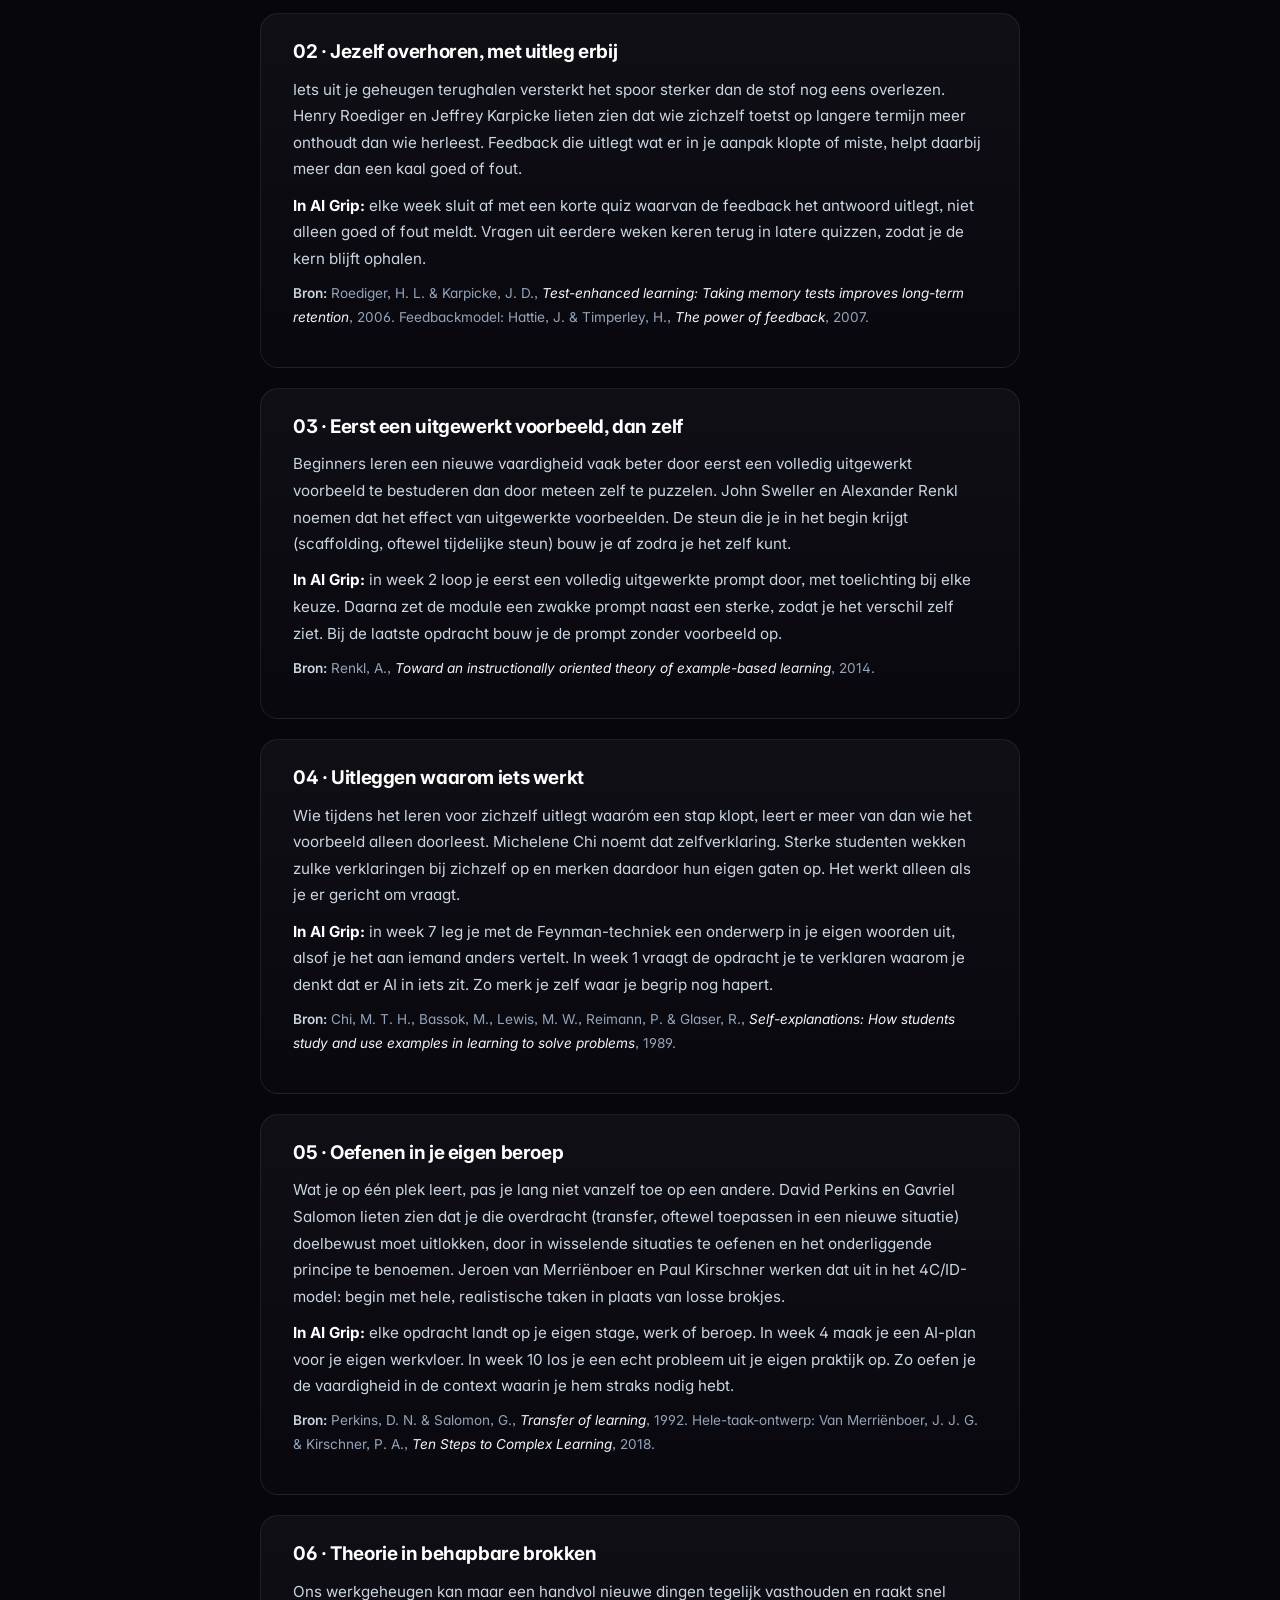
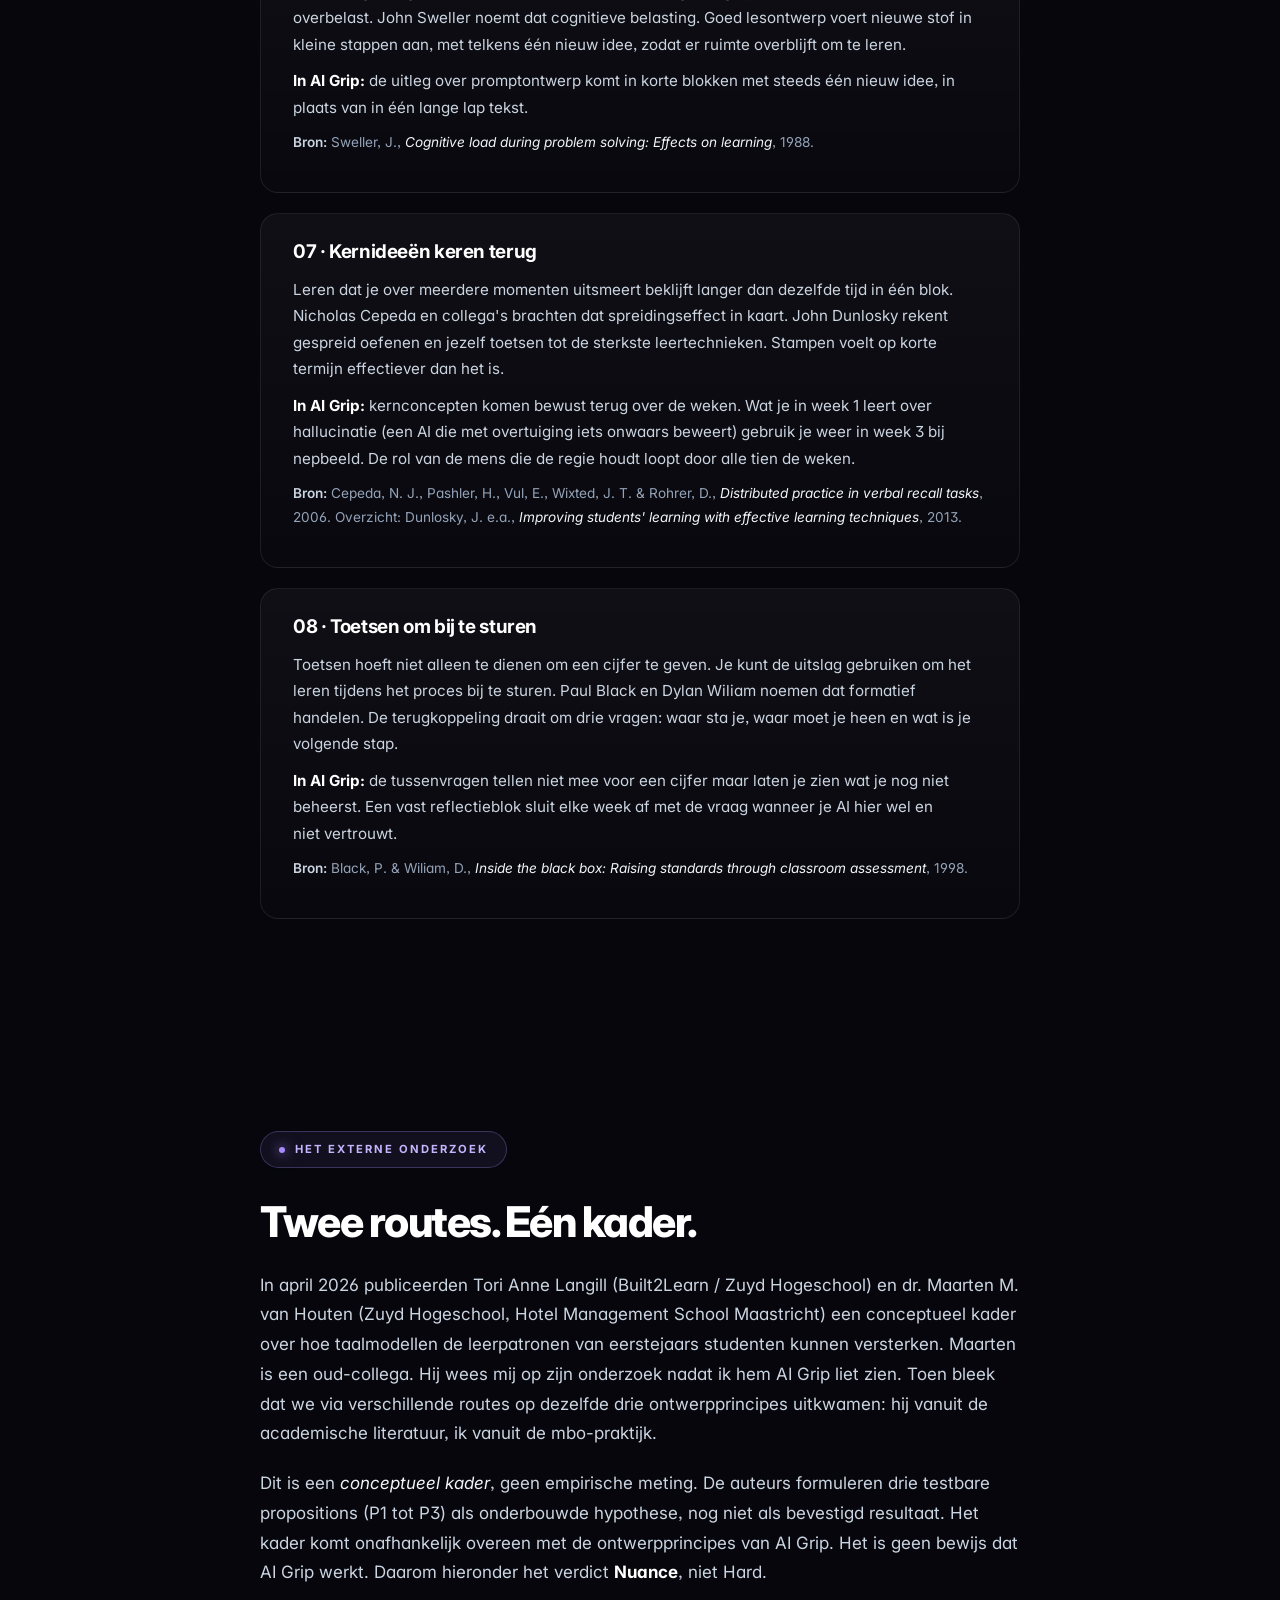
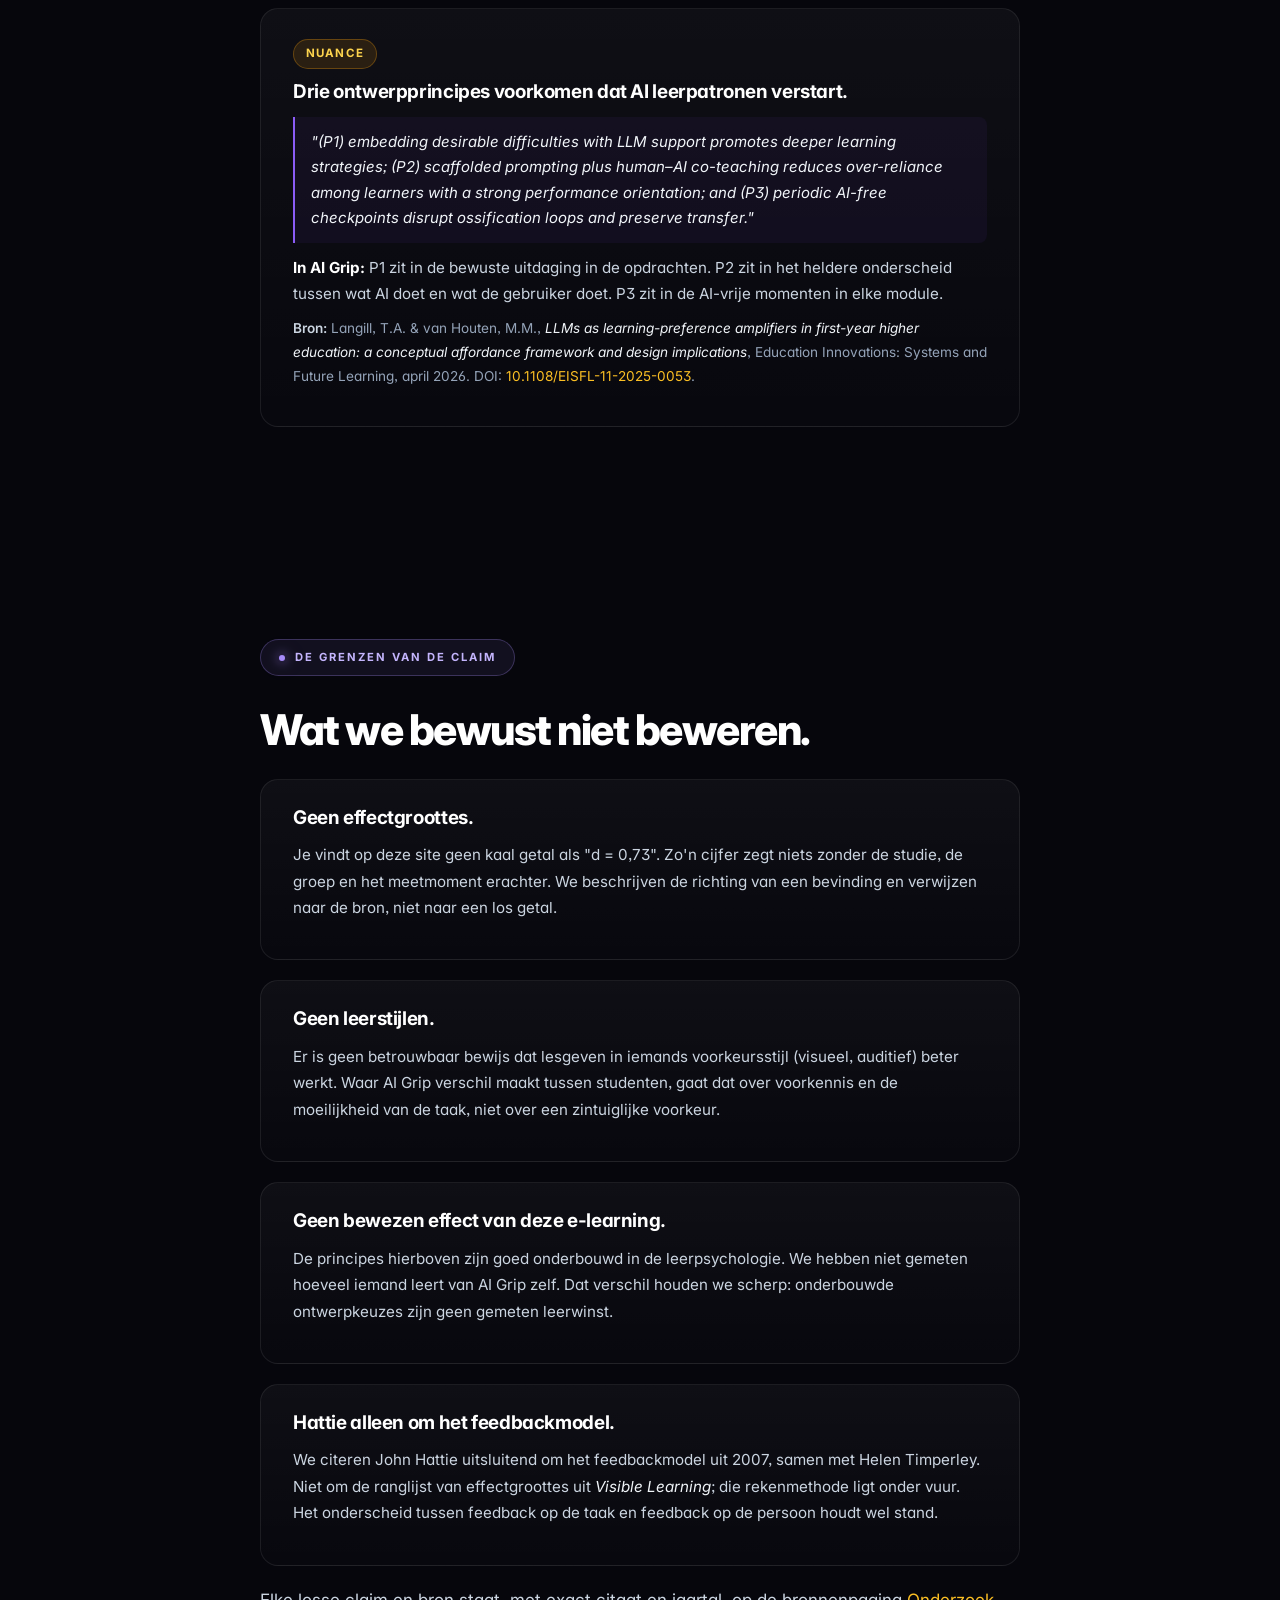
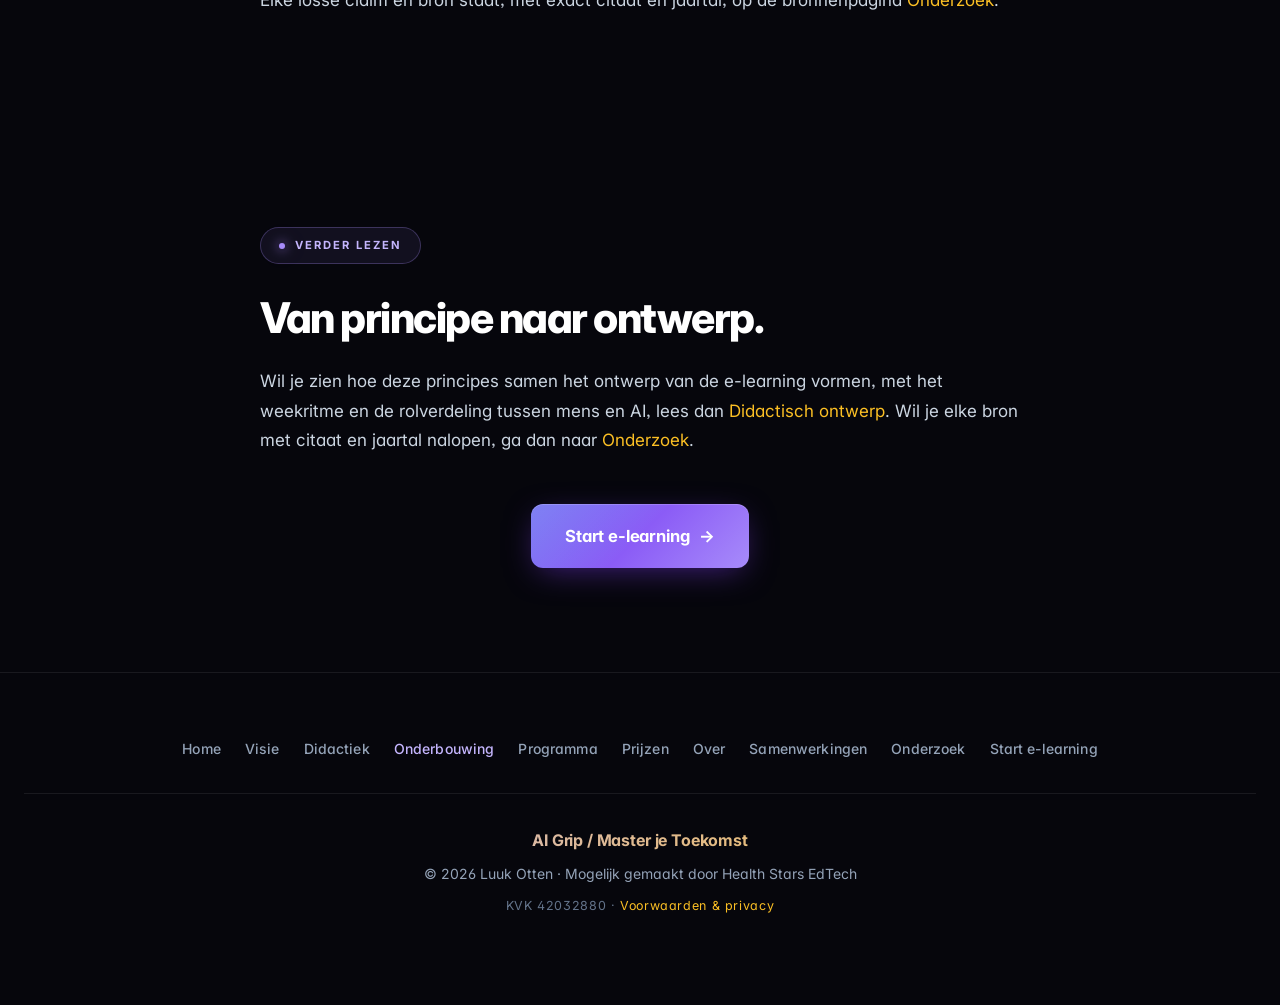
<file: onderbouwing/index.html>
<!DOCTYPE html>
<html lang="nl-NL">
<head>
<meta charset="UTF-8">
<meta name="viewport" content="width=device-width, initial-scale=1.0">
<title>Wetenschappelijke onderbouwing e-learning · AI Grip</title>
<meta name="description" content="De didactische principes achter AI Grip, elk met kernpublicatie en waar je het in de e-learning terugziet. Ontwerpprincipes, geen gemeten leerwinst.">
<meta name="author" content="Luuk Otten">
<meta name="robots" content="index, follow">
<meta name="dcterms.rights" content="© 2026 Luuk Otten. CC BY-NC-ND 4.0">
<link rel="canonical" href="https://ai-geletterdheid-mbo.nl/onderbouwing/">
<link rel="license" href="https://creativecommons.org/licenses/by-nc-nd/4.0/deed.nl">

<meta property="og:type" content="article">
<meta property="og:locale" content="nl_NL">
<meta property="og:url" content="https://ai-geletterdheid-mbo.nl/onderbouwing/">
<meta property="og:title" content="Wetenschappelijke onderbouwing · AI-geletterdheid voor het mbo">
<meta property="og:description" content="De leerpsychologische principes waarop AI Grip is gebouwd, elk met kernpublicatie en waar het in de e-learning zichtbaar is.">
<meta property="og:image" content="https://ai-geletterdheid-mbo.nl/og-image.png">
<meta property="og:image:width" content="1200">
<meta property="og:image:height" content="630">
<meta property="og:image:alt" content="AI Grip / Master je Toekomst, AI-geletterdheid voor het mbo">

<meta name="twitter:card" content="summary_large_image">
<meta name="twitter:title" content="Wetenschappelijke onderbouwing · AI-geletterdheid voor het mbo">
<meta name="twitter:description" content="De leerpsychologische principes waarop AI Grip is gebouwd, elk met kernpublicatie en waar het in de e-learning zichtbaar is.">
<meta name="twitter:image" content="https://ai-geletterdheid-mbo.nl/og-image.png">

<meta name="theme-color" content="#06060c">
<link rel="icon" type="image/svg+xml" href="/favicon.svg">

<script type="application/ld+json">
{
  "@context": "https://schema.org",
  "@type": "Article",
  "headline": "Waarop AI Grip is gebouwd.",
  "description": "De didactische principes achter AI Grip uit de leerpsychologie, elk met kernpublicatie en waar het in de e-learning zichtbaar is. Ontwerpprincipes, geen gemeten leerwinst van de e-learning zelf.",
  "author": { "@type": "Person", "name": "Luuk Otten", "url": "https://ai-geletterdheid-mbo.nl/over/" },
  "publisher": { "@type": "Organization", "name": "Health Stars EdTech B.V.", "url": "https://ai-geletterdheid-mbo.nl/" },
  "datePublished": "2026-07-13",
  "inLanguage": "nl-NL",
  "license": "https://creativecommons.org/licenses/by-nc-nd/4.0/deed.nl"
}
</script>

<link rel="preconnect" href="https://fonts.googleapis.com">
<link rel="preconnect" href="https://fonts.gstatic.com" crossorigin>
<link href="https://fonts.googleapis.com/css2?family=Inter:wght@400;500;600;700;800&display=swap" rel="stylesheet">
<link rel="stylesheet" href="/style.css">
</head>
<body>

<a class="skip-link" href="#main">Direct naar inhoud</a>

<header class="site-header" role="banner">
  <div class="header-inner">
    <a href="/" class="brand-mark" aria-label="AI Grip, terug naar de startpagina">
      <span class="brand-logo" aria-hidden="true">AI</span>
      <span class="brand-name">AI Grip <span class="brand-divider">/</span> <span class="brand-accent">Master je Toekomst</span></span>
    </a>
    <nav class="site-nav" aria-label="Hoofdnavigatie">
      <a href="/" class="nav-link">Home</a>
      <a href="/visie/" class="nav-link">Visie</a>
      <a href="/didactiek/" class="nav-link">Didactiek</a>
      <a href="/onderbouwing/" class="nav-link active" aria-current="page">Onderbouwing</a>
      <a href="/programma/" class="nav-link">Programma</a>
      <a href="/prijzen/" class="nav-link">Prijzen</a>
      <a href="/over/" class="nav-link">Over</a>
      <a href="/aigrip/" class="nav-link nav-cta">Start e-learning</a>
    </nav>
  </div>
</header>

<main id="main" tabindex="-1">

<section class="page-hero">
  <div class="wrap">
    <span class="eyebrow">Wetenschappelijke onderbouwing</span>
    <h1>Waarop AI Grip is gebouwd.</h1>
    <p class="lead">AI Grip volgt geen AI-hypes. Het volgt didactische principes waarvan de onderzoeksbasis stevig is. Hieronder staat per principe wat de leerpsychologie zegt, welke publicatie eronder ligt en waar je het terugziet in de e-learning. De sterkst onderbouwde principes staan bovenaan.</p>
  </div>
</section>

<section>
  <div class="wrap">
    <div class="claim">
      <span class="verdict zacht">Eerlijk</span>
      <h3>Wat dit wel en niet is.</h3>
      <p>Dit zijn ontwerpprincipes uit de leerpsychologie. Ze zijn goed onderbouwd als manier om leren in te richten. Dat is iets anders dan een meting van de leerwinst van AI Grip zelf. Die meting hebben we niet, en die claimen we dus ook niet. Wat we wel laten zien is hoe elk principe in de e-learning is verwerkt, met een concrete verwijzing naar de week waarin je het tegenkomt.</p>
  </div>
  </div>
</section>

<section>
  <div class="wrap">
    <span class="eyebrow">De principes</span>
    <h2>Acht keuzes, elk met een bron.</h2>

    <div class="claim">
      <h3>01 · Eerst zelf denken, dan AI, dan checken</h3>
      <p>Sommige ingrepen maken het leren op het moment zelf lastiger maar laten de stof beter beklijven. Robert Bjork noemt dat wenselijke moeilijkheden: leren dat moeite kost, blijft beter zitten dan leren dat vlot voelt. Wie AI meteen het denkwerk laat doen, slaat precies die inspanning over.</p>
      <p><strong>In AI Grip:</strong> in week 5 formuleer je eerst je eigen standpunt over een ethische kwestie. Daarna zet je AI in als tegenpartij. Pas dan reageer je. In week 3 beantwoord je eerst zelf een kennisvraag voordat je leert een nepbeeld te herkennen. Elke module houdt een moment waarop AI even opzij gaat.</p>
      <p class="meta"><strong>Bron:</strong> Bjork, R. A., <em>Memory and metamemory considerations in the training of human beings</em>, 1994. Aansluitend: Langill &amp; van Houten, 2026 (zie onderaan).</p>
    </div>

    <div class="claim">
      <h3>02 · Jezelf overhoren, met uitleg erbij</h3>
      <p>Iets uit je geheugen terughalen versterkt het spoor sterker dan de stof nog eens overlezen. Henry Roediger en Jeffrey Karpicke lieten zien dat wie zichzelf toetst op langere termijn meer onthoudt dan wie herleest. Feedback die uitlegt wat er in je aanpak klopte of miste, helpt daarbij meer dan een kaal goed of fout.</p>
      <p><strong>In AI Grip:</strong> elke week sluit af met een korte quiz waarvan de feedback het antwoord uitlegt, niet alleen goed of fout meldt. Vragen uit eerdere weken keren terug in latere quizzen, zodat je de kern blijft ophalen.</p>
      <p class="meta"><strong>Bron:</strong> Roediger, H. L. &amp; Karpicke, J. D., <em>Test-enhanced learning: Taking memory tests improves long-term retention</em>, 2006. Feedbackmodel: Hattie, J. &amp; Timperley, H., <em>The power of feedback</em>, 2007.</p>
    </div>

    <div class="claim">
      <h3>03 · Eerst een uitgewerkt voorbeeld, dan zelf</h3>
      <p>Beginners leren een nieuwe vaardigheid vaak beter door eerst een volledig uitgewerkt voorbeeld te bestuderen dan door meteen zelf te puzzelen. John Sweller en Alexander Renkl noemen dat het effect van uitgewerkte voorbeelden. De steun die je in het begin krijgt (scaffolding, oftewel tijdelijke steun) bouw je af zodra je het zelf kunt.</p>
      <p><strong>In AI Grip:</strong> in week 2 loop je eerst een volledig uitgewerkte prompt door, met toelichting bij elke keuze. Daarna zet de module een zwakke prompt naast een sterke, zodat je het verschil zelf ziet. Bij de laatste opdracht bouw je de prompt zonder voorbeeld op.</p>
      <p class="meta"><strong>Bron:</strong> Renkl, A., <em>Toward an instructionally oriented theory of example-based learning</em>, 2014.</p>
    </div>

    <div class="claim">
      <h3>04 · Uitleggen waarom iets werkt</h3>
      <p>Wie tijdens het leren voor zichzelf uitlegt waaróm een stap klopt, leert er meer van dan wie het voorbeeld alleen doorleest. Michelene Chi noemt dat zelfverklaring. Sterke studenten wekken zulke verklaringen bij zichzelf op en merken daardoor hun eigen gaten op. Het werkt alleen als je er gericht om vraagt.</p>
      <p><strong>In AI Grip:</strong> in week 7 leg je met de Feynman-techniek een onderwerp in je eigen woorden uit, alsof je het aan iemand anders vertelt. In week 1 vraagt de opdracht je te verklaren waarom je denkt dat er AI in iets zit. Zo merk je zelf waar je begrip nog hapert.</p>
      <p class="meta"><strong>Bron:</strong> Chi, M. T. H., Bassok, M., Lewis, M. W., Reimann, P. &amp; Glaser, R., <em>Self-explanations: How students study and use examples in learning to solve problems</em>, 1989.</p>
    </div>

    <div class="claim">
      <h3>05 · Oefenen in je eigen beroep</h3>
      <p>Wat je op één plek leert, pas je lang niet vanzelf toe op een andere. David Perkins en Gavriel Salomon lieten zien dat je die overdracht (transfer, oftewel toepassen in een nieuwe situatie) doelbewust moet uitlokken, door in wisselende situaties te oefenen en het onderliggende principe te benoemen. Jeroen van Merriënboer en Paul Kirschner werken dat uit in het 4C/ID-model: begin met hele, realistische taken in plaats van losse brokjes.</p>
      <p><strong>In AI Grip:</strong> elke opdracht landt op je eigen stage, werk of beroep. In week 4 maak je een AI-plan voor je eigen werkvloer. In week 10 los je een echt probleem uit je eigen praktijk op. Zo oefen je de vaardigheid in de context waarin je hem straks nodig hebt.</p>
      <p class="meta"><strong>Bron:</strong> Perkins, D. N. &amp; Salomon, G., <em>Transfer of learning</em>, 1992. Hele-taak-ontwerp: Van Merriënboer, J. J. G. &amp; Kirschner, P. A., <em>Ten Steps to Complex Learning</em>, 2018.</p>
    </div>

    <div class="claim">
      <h3>06 · Theorie in behapbare brokken</h3>
      <p>Ons werkgeheugen kan maar een handvol nieuwe dingen tegelijk vasthouden en raakt snel overbelast. John Sweller noemt dat cognitieve belasting. Goed lesontwerp voert nieuwe stof in kleine stappen aan, met telkens één nieuw idee, zodat er ruimte overblijft om te leren.</p>
      <p><strong>In AI Grip:</strong> de uitleg over promptontwerp komt in korte blokken met steeds één nieuw idee, in plaats van in één lange lap tekst.</p>
      <p class="meta"><strong>Bron:</strong> Sweller, J., <em>Cognitive load during problem solving: Effects on learning</em>, 1988.</p>
    </div>

    <div class="claim">
      <h3>07 · Kernideeën keren terug</h3>
      <p>Leren dat je over meerdere momenten uitsmeert beklijft langer dan dezelfde tijd in één blok. Nicholas Cepeda en collega's brachten dat spreidingseffect in kaart. John Dunlosky rekent gespreid oefenen en jezelf toetsen tot de sterkste leertechnieken. Stampen voelt op korte termijn effectiever dan het is.</p>
      <p><strong>In AI Grip:</strong> kernconcepten komen bewust terug over de weken. Wat je in week 1 leert over hallucinatie (een AI die met overtuiging iets onwaars beweert) gebruik je weer in week 3 bij nepbeeld. De rol van de mens die de regie houdt loopt door alle tien de weken.</p>
      <p class="meta"><strong>Bron:</strong> Cepeda, N. J., Pashler, H., Vul, E., Wixted, J. T. &amp; Rohrer, D., <em>Distributed practice in verbal recall tasks</em>, 2006. Overzicht: Dunlosky, J. e.a., <em>Improving students' learning with effective learning techniques</em>, 2013.</p>
    </div>

    <div class="claim">
      <h3>08 · Toetsen om bij te sturen</h3>
      <p>Toetsen hoeft niet alleen te dienen om een cijfer te geven. Je kunt de uitslag gebruiken om het leren tijdens het proces bij te sturen. Paul Black en Dylan Wiliam noemen dat formatief handelen. De terugkoppeling draait om drie vragen: waar sta je, waar moet je heen en wat is je volgende stap.</p>
      <p><strong>In AI Grip:</strong> de tussenvragen tellen niet mee voor een cijfer maar laten je zien wat je nog niet beheerst. Een vast reflectieblok sluit elke week af met de vraag wanneer je AI hier wel en niet vertrouwt.</p>
      <p class="meta"><strong>Bron:</strong> Black, P. &amp; Wiliam, D., <em>Inside the black box: Raising standards through classroom assessment</em>, 1998.</p>
    </div>
  </div>
</section>

<section>
  <div class="wrap">
    <span class="eyebrow">Het externe onderzoek</span>
    <h2>Twee routes. Eén kader.</h2>
    <p>In april 2026 publiceerden Tori Anne Langill (Built2Learn / Zuyd Hogeschool) en dr. Maarten M. van Houten (Zuyd Hogeschool, Hotel Management School Maastricht) een conceptueel kader over hoe taalmodellen de leerpatronen van eerstejaars studenten kunnen versterken. Maarten is een oud-collega. Hij wees mij op zijn onderzoek nadat ik hem AI Grip liet zien. Toen bleek dat we via verschillende routes op dezelfde drie ontwerpprincipes uitkwamen: hij vanuit de academische literatuur, ik vanuit de mbo-praktijk.</p>
    <p>Dit is een <em>conceptueel kader</em>, geen empirische meting. De auteurs formuleren drie testbare propositions (P1 tot P3) als onderbouwde hypothese, nog niet als bevestigd resultaat. Het kader komt onafhankelijk overeen met de ontwerpprincipes van AI Grip. Het is geen bewijs dat AI Grip werkt. Daarom hieronder het verdict <strong>Nuance</strong>, niet Hard.</p>

    <div class="claim">
      <span class="verdict zacht">Nuance</span>
      <h3>Drie ontwerpprincipes voorkomen dat AI leerpatronen verstart.</h3>
      <span class="quote">"(P1) embedding desirable difficulties with LLM support promotes deeper learning strategies; (P2) scaffolded prompting plus human–AI co-teaching reduces over-reliance among learners with a strong performance orientation; and (P3) periodic AI-free checkpoints disrupt ossification loops and preserve transfer."</span>
      <p><strong>In AI Grip:</strong> P1 zit in de bewuste uitdaging in de opdrachten. P2 zit in het heldere onderscheid tussen wat AI doet en wat de gebruiker doet. P3 zit in de AI-vrije momenten in elke module.</p>
      <p class="meta"><strong>Bron:</strong> Langill, T.A. &amp; van Houten, M.M., <em>LLMs as learning-preference amplifiers in first-year higher education: a conceptual affordance framework and design implications</em>, Education Innovations: Systems and Future Learning, april 2026. DOI: <a href="https://doi.org/10.1108/EISFL-11-2025-0053" target="_blank" rel="noopener">10.1108/EISFL-11-2025-0053</a>.</p>
    </div>
  </div>
</section>

<section>
  <div class="wrap">
    <span class="eyebrow">De grenzen van de claim</span>
    <h2>Wat we bewust niet beweren.</h2>

    <div class="claim">
      <h3>Geen effectgroottes.</h3>
      <p>Je vindt op deze site geen kaal getal als "d = 0,73". Zo'n cijfer zegt niets zonder de studie, de groep en het meetmoment erachter. We beschrijven de richting van een bevinding en verwijzen naar de bron, niet naar een los getal.</p>
    </div>

    <div class="claim">
      <h3>Geen leerstijlen.</h3>
      <p>Er is geen betrouwbaar bewijs dat lesgeven in iemands voorkeursstijl (visueel, auditief) beter werkt. Waar AI Grip verschil maakt tussen studenten, gaat dat over voorkennis en de moeilijkheid van de taak, niet over een zintuiglijke voorkeur.</p>
    </div>

    <div class="claim">
      <h3>Geen bewezen effect van deze e-learning.</h3>
      <p>De principes hierboven zijn goed onderbouwd in de leerpsychologie. We hebben niet gemeten hoeveel iemand leert van AI Grip zelf. Dat verschil houden we scherp: onderbouwde ontwerpkeuzes zijn geen gemeten leerwinst.</p>
    </div>

    <div class="claim">
      <h3>Hattie alleen om het feedbackmodel.</h3>
      <p>We citeren John Hattie uitsluitend om het feedbackmodel uit 2007, samen met Helen Timperley. Niet om de ranglijst van effectgroottes uit <em>Visible Learning</em>; die rekenmethode ligt onder vuur. Het onderscheid tussen feedback op de taak en feedback op de persoon houdt wel stand.</p>
    </div>

    <p>Elke losse claim en bron staat, met exact citaat en jaartal, op de bronnenpagina <a href="/onderzoek/">Onderzoek</a>.</p>
  </div>
</section>

<section>
  <div class="wrap">
    <span class="eyebrow">Verder lezen</span>
    <h2>Van principe naar ontwerp.</h2>
    <p>Wil je zien hoe deze principes samen het ontwerp van de e-learning vormen, met het weekritme en de rolverdeling tussen mens en AI, lees dan <a href="/didactiek/">Didactisch ontwerp</a>. Wil je elke bron met citaat en jaartal nalopen, ga dan naar <a href="/onderzoek/">Onderzoek</a>.</p>

    <div class="cta-mid">
      <a href="/aigrip/" class="btn">Start e-learning <span class="arrow" aria-hidden="true">→</span></a>
    </div>
  </div>
</section>

</main>

<footer>
  <nav class="nav">
    <a href="/">Home</a>
    <a href="/visie/">Visie</a>
    <a href="/didactiek/">Didactiek</a>
    <a href="/onderbouwing/" class="active">Onderbouwing</a>
    <a href="/programma/">Programma</a>
    <a href="/prijzen/">Prijzen</a>
    <a href="/over/">Over</a>
    <a href="/samenwerkingen/">Samenwerkingen</a>
    <a href="/onderzoek/">Onderzoek</a>
    <a href="/aigrip/">Start e-learning</a>
  </nav>
  <p class="brand">AI Grip / Master je Toekomst</p>
  <p>© 2026 Luuk Otten · Mogelijk gemaakt door Health Stars EdTech</p>
  <p class="footer-meta">KVK 42032880 · <a href="/voorwaarden/">Voorwaarden &amp; privacy</a></p>
</footer>

<script>
(function(){
  if (!('IntersectionObserver' in window) || matchMedia('(prefers-reduced-motion: reduce)').matches) return;
  const sections = document.querySelectorAll('main > section');
  sections.forEach(function(s){ s.classList.add('reveal'); });
  const io = new IntersectionObserver(function(entries){
    entries.forEach(function(e){
      if (e.isIntersecting) { e.target.classList.add('in-view'); io.unobserve(e.target); }
    });
  }, { rootMargin: '0px 0px -8% 0px', threshold: 0.05 });
  sections.forEach(function(s){ io.observe(s); });
})();
</script>
</body>
</html>
</file>
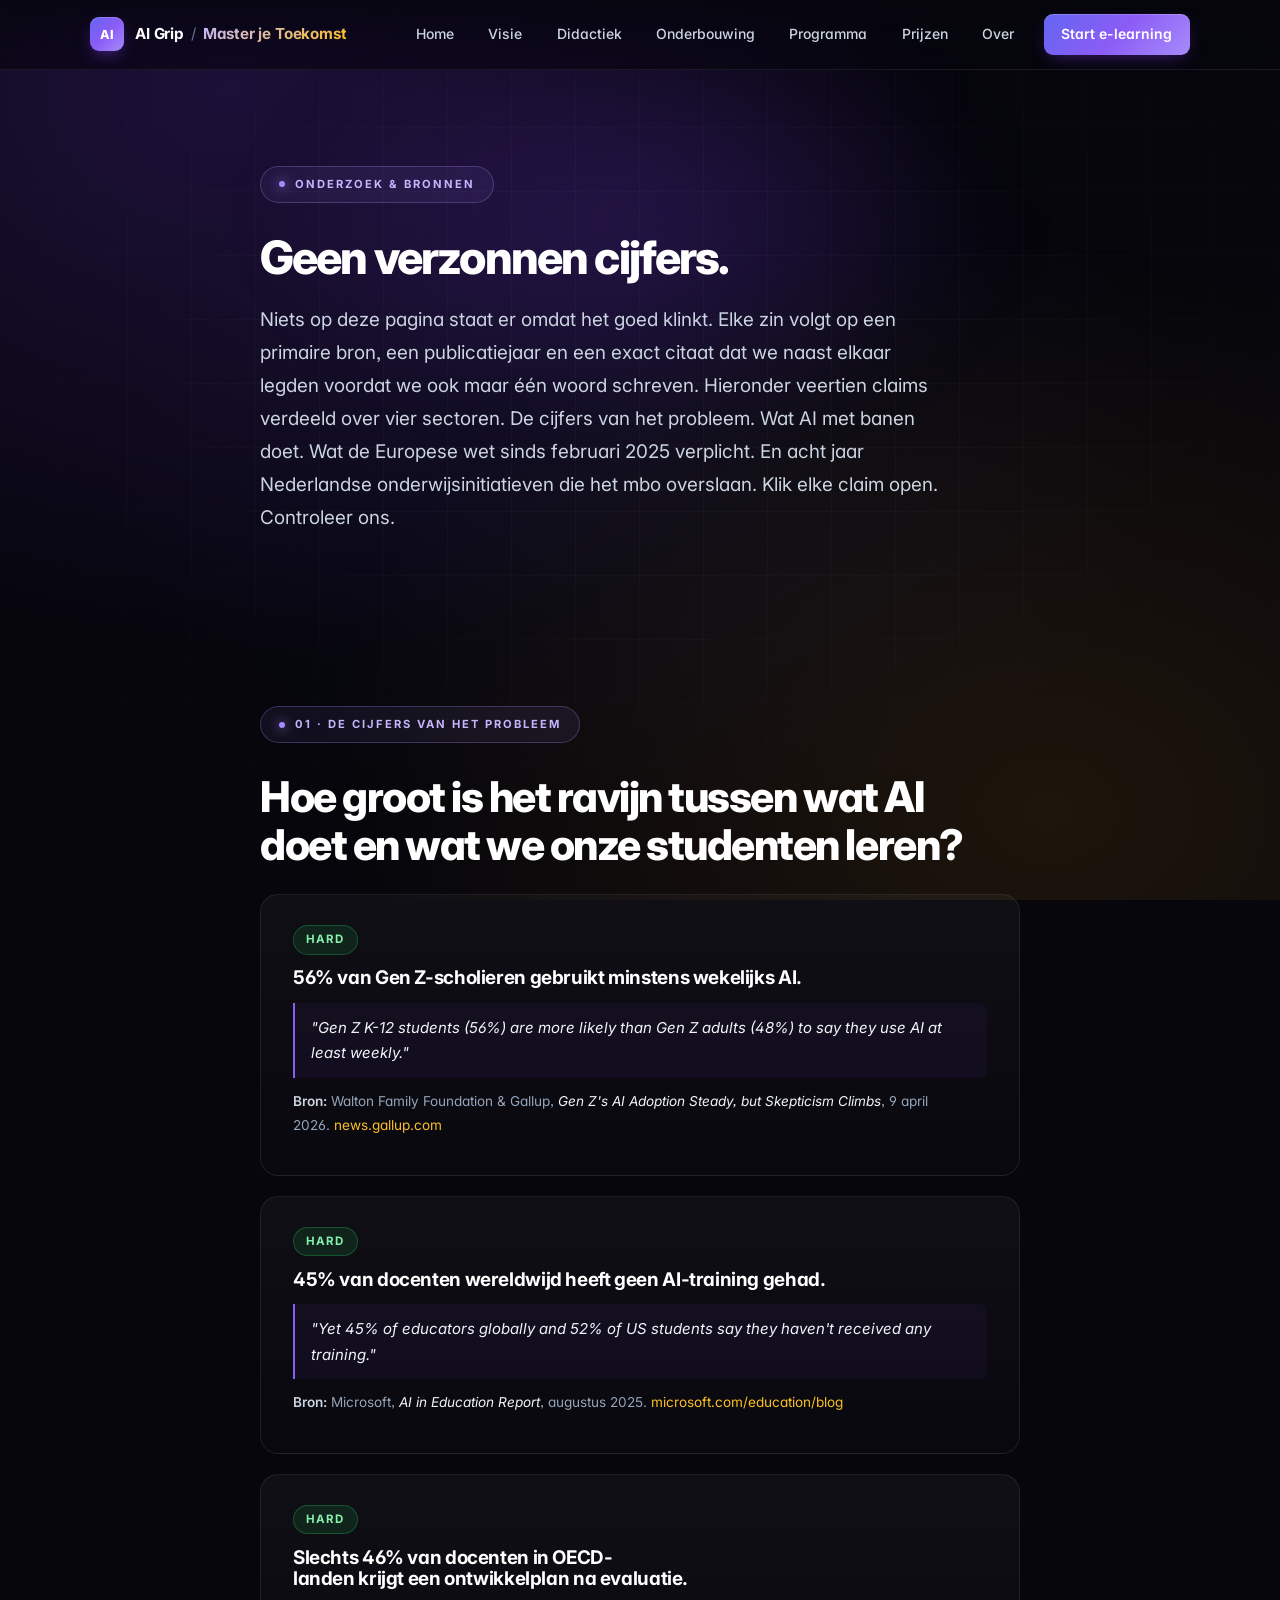
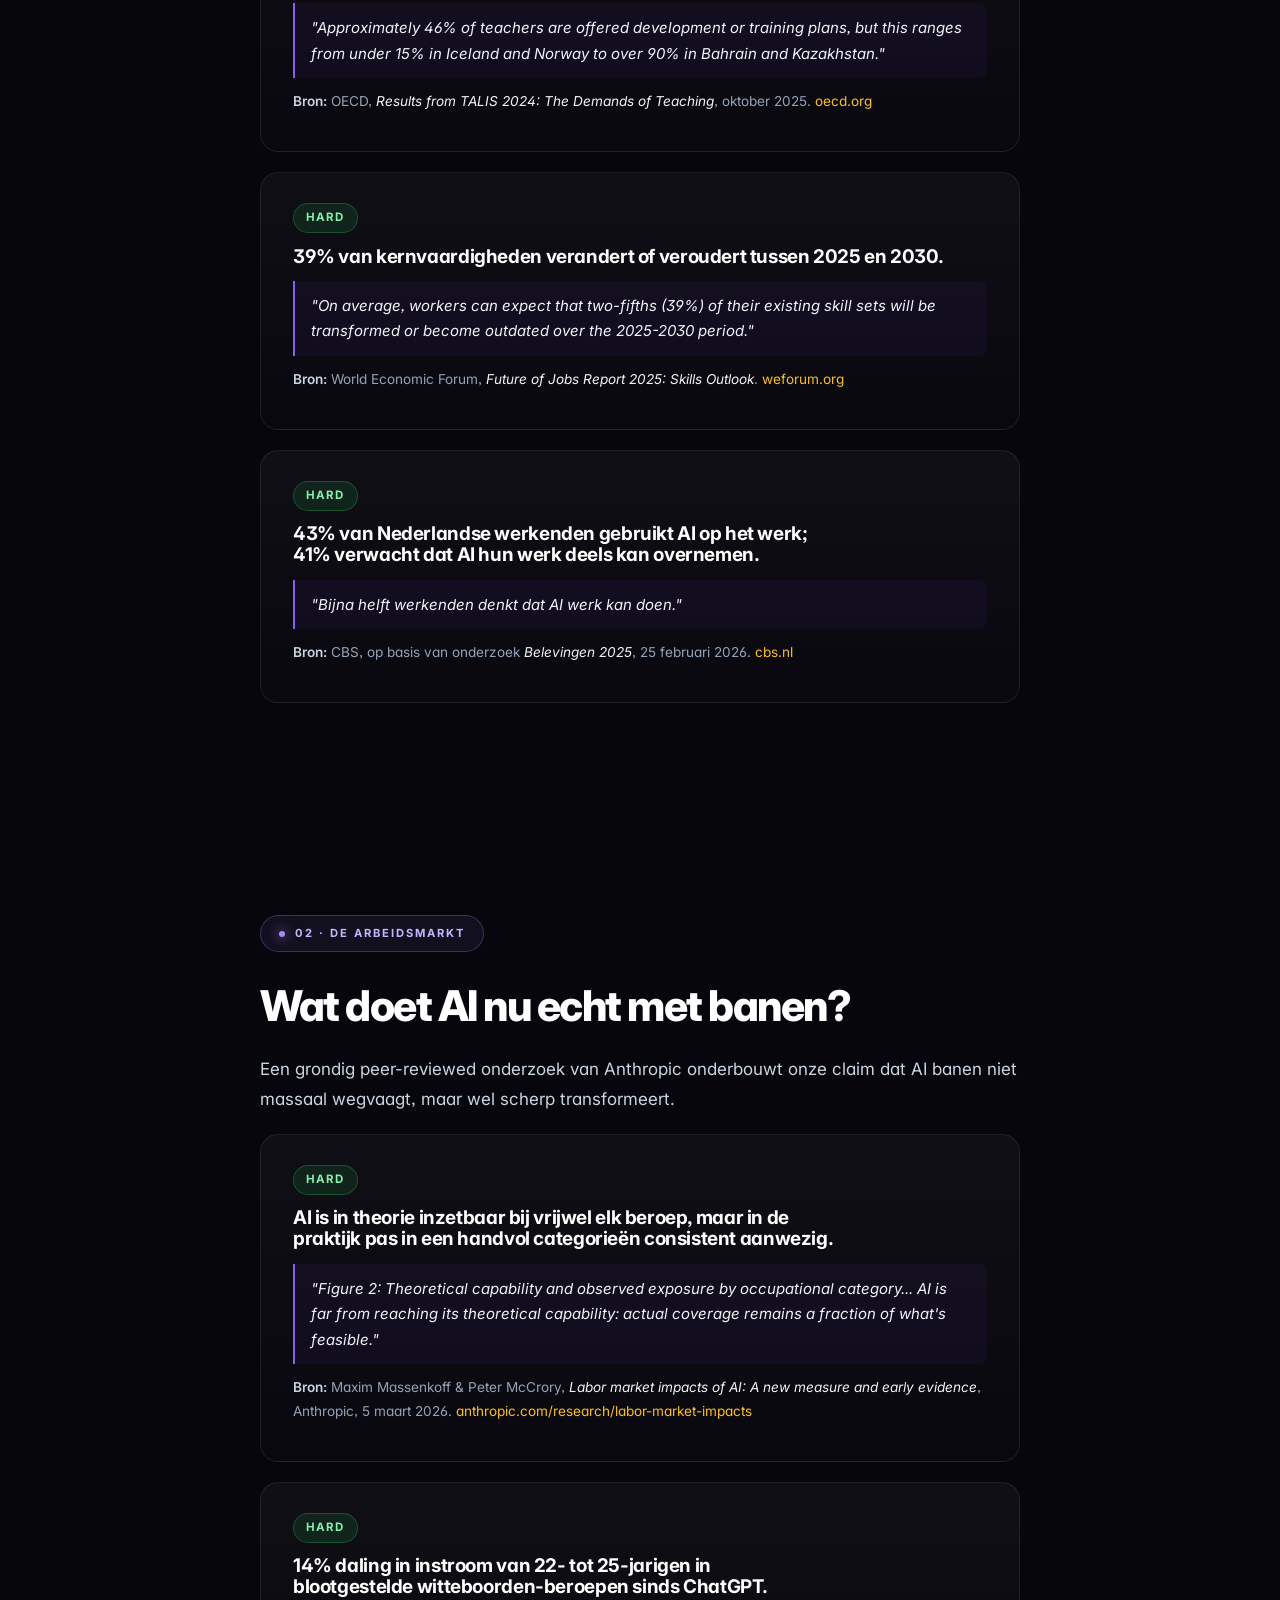
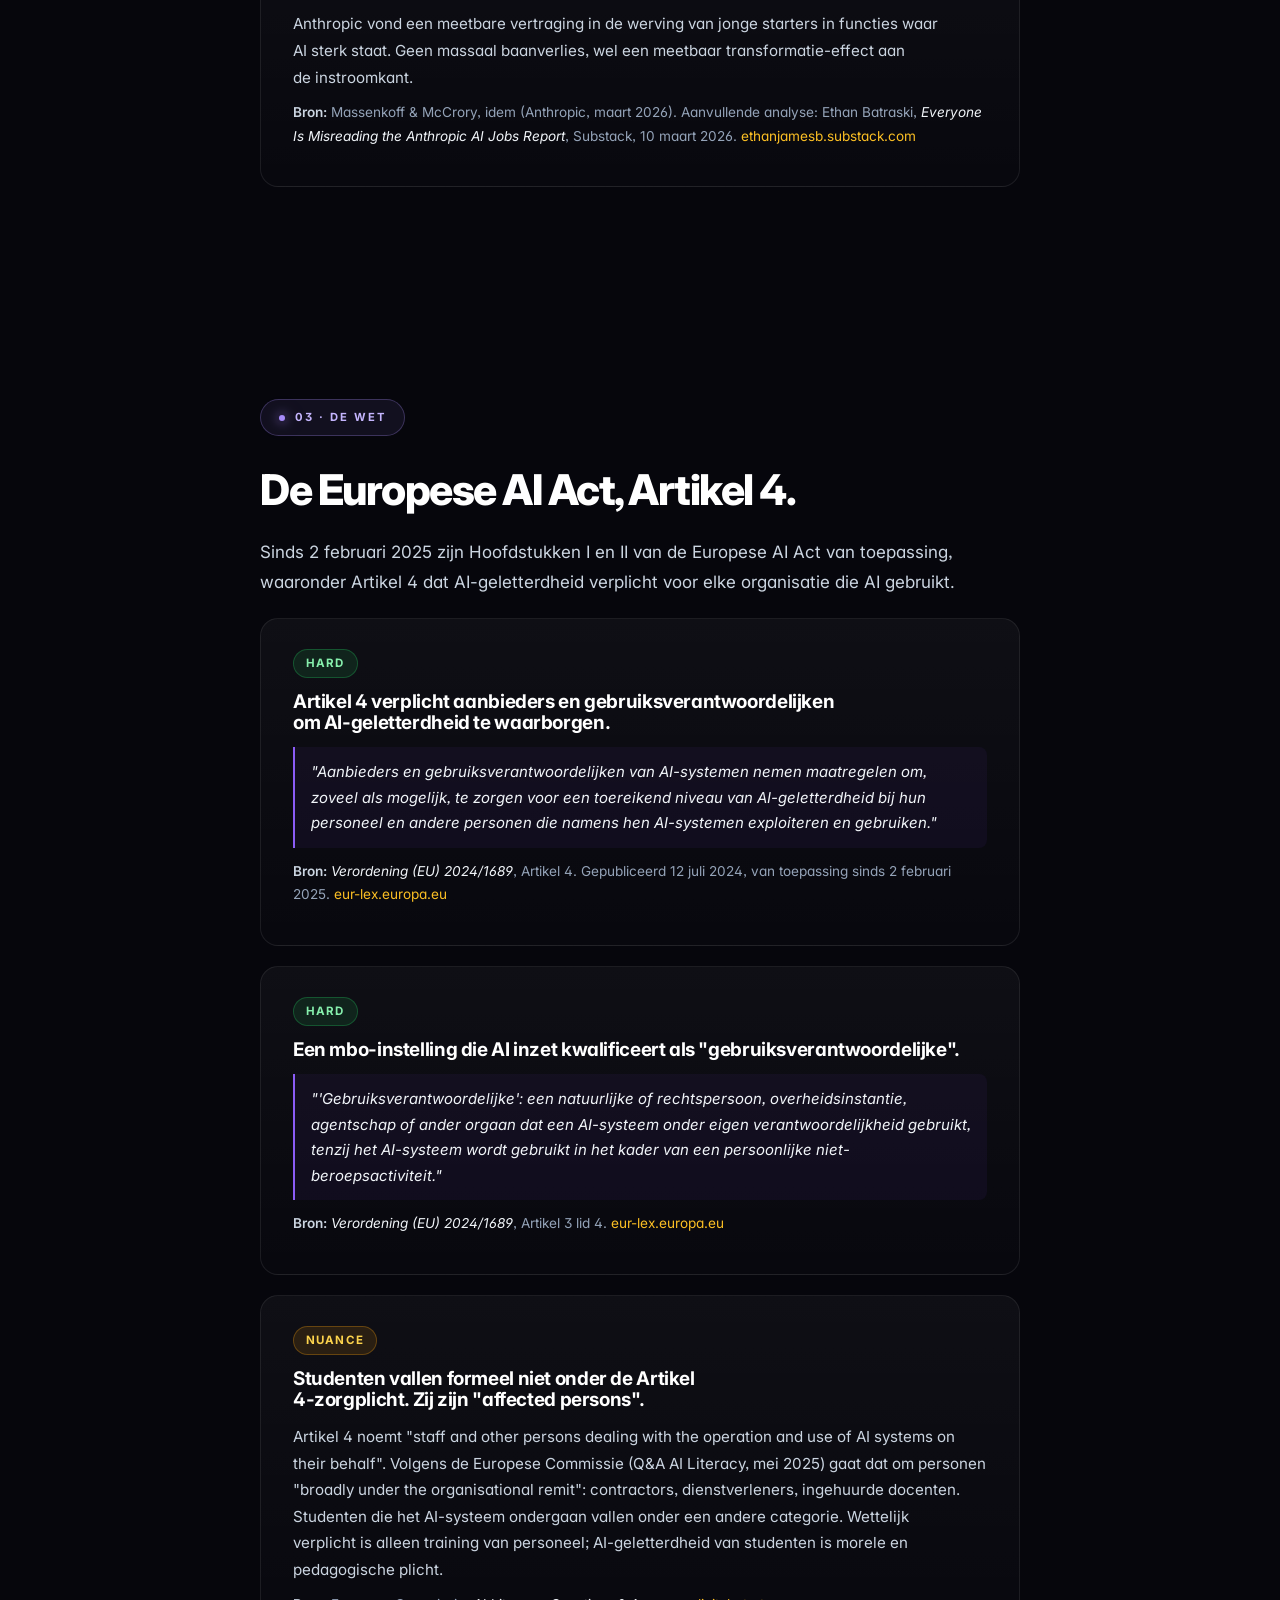
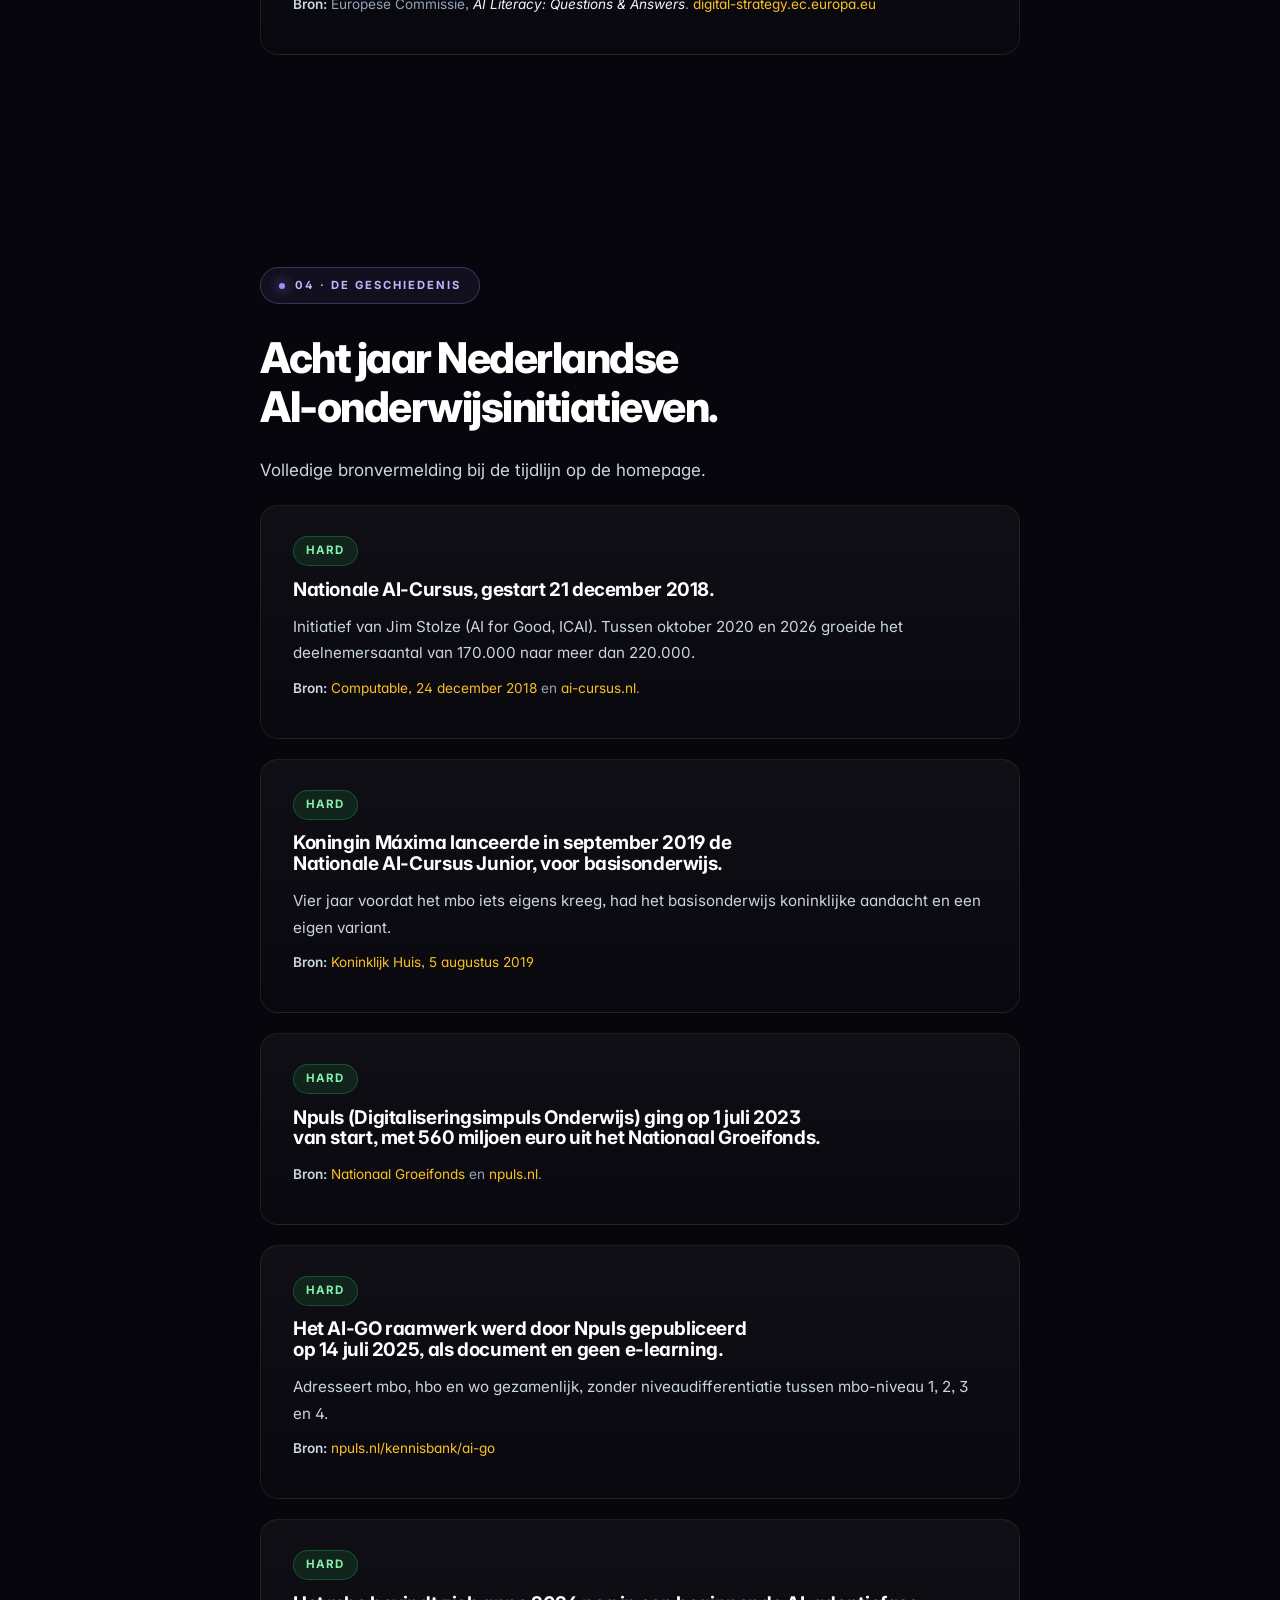
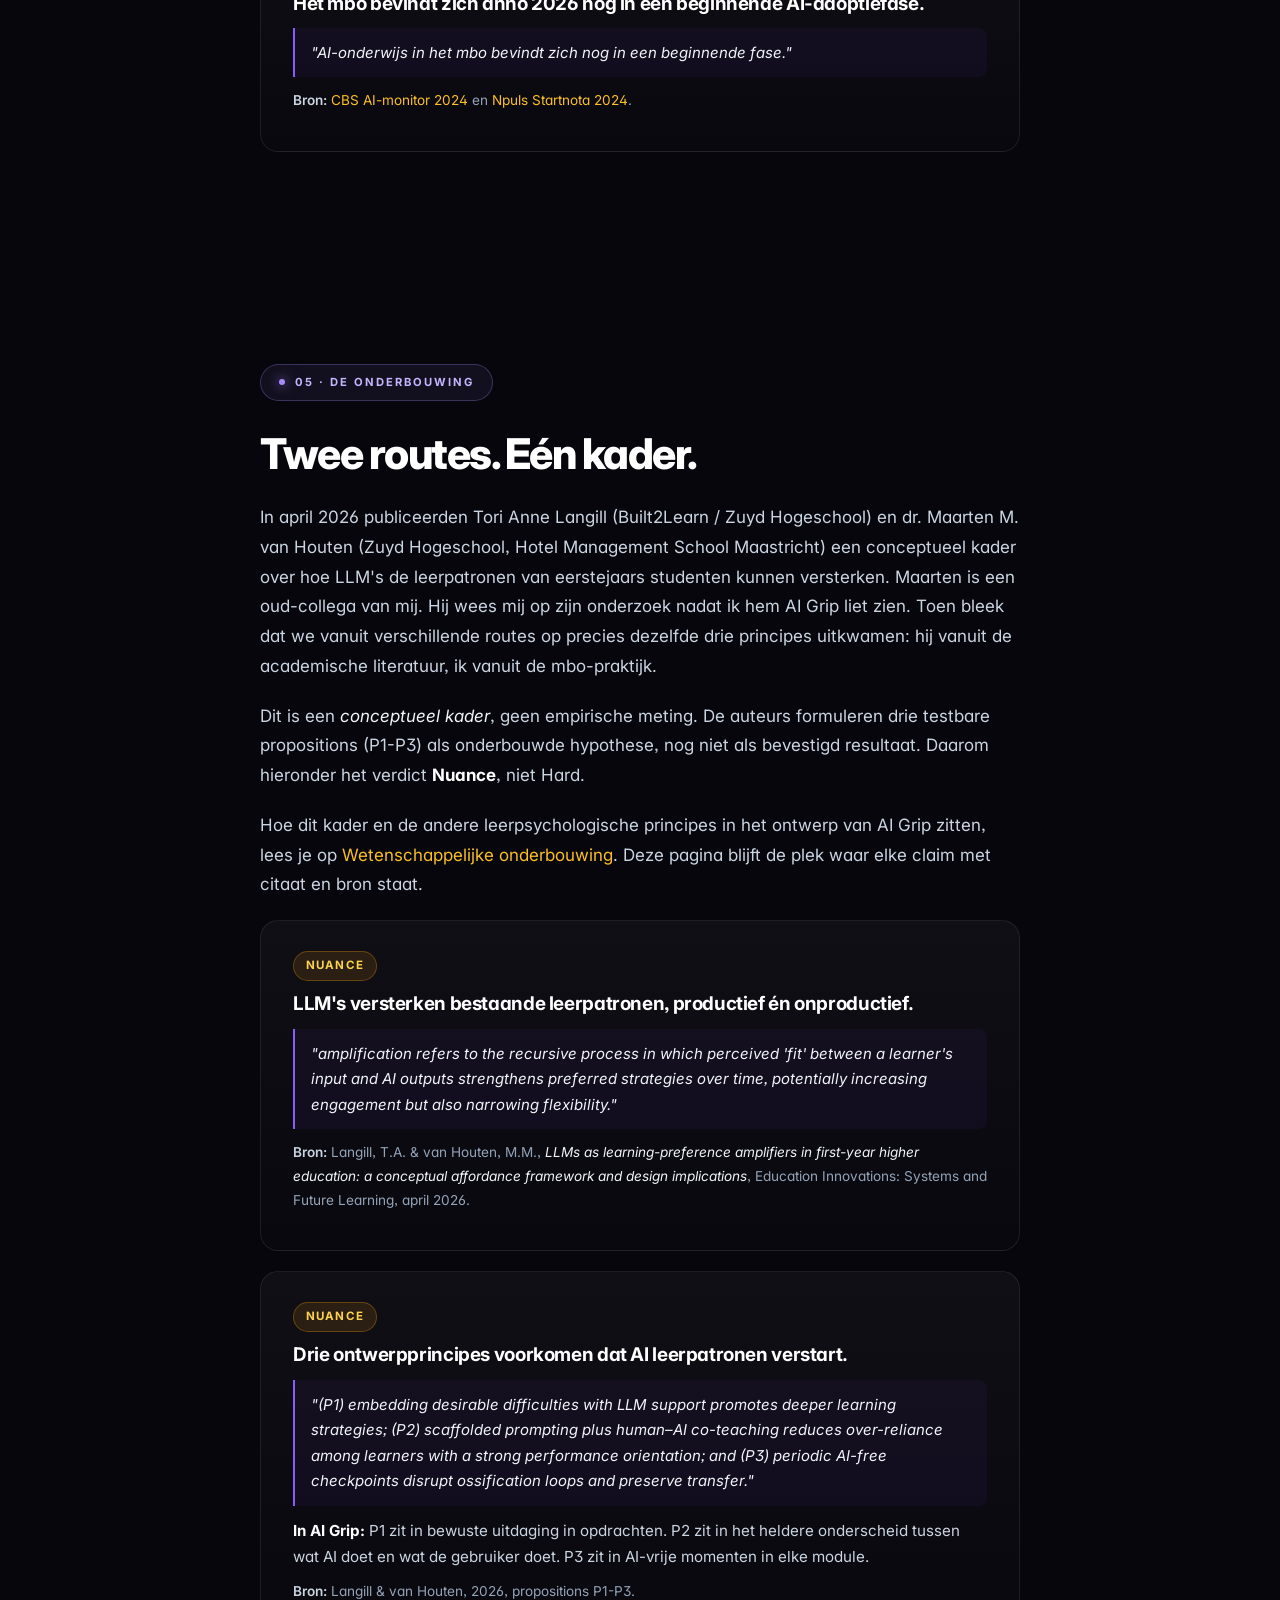
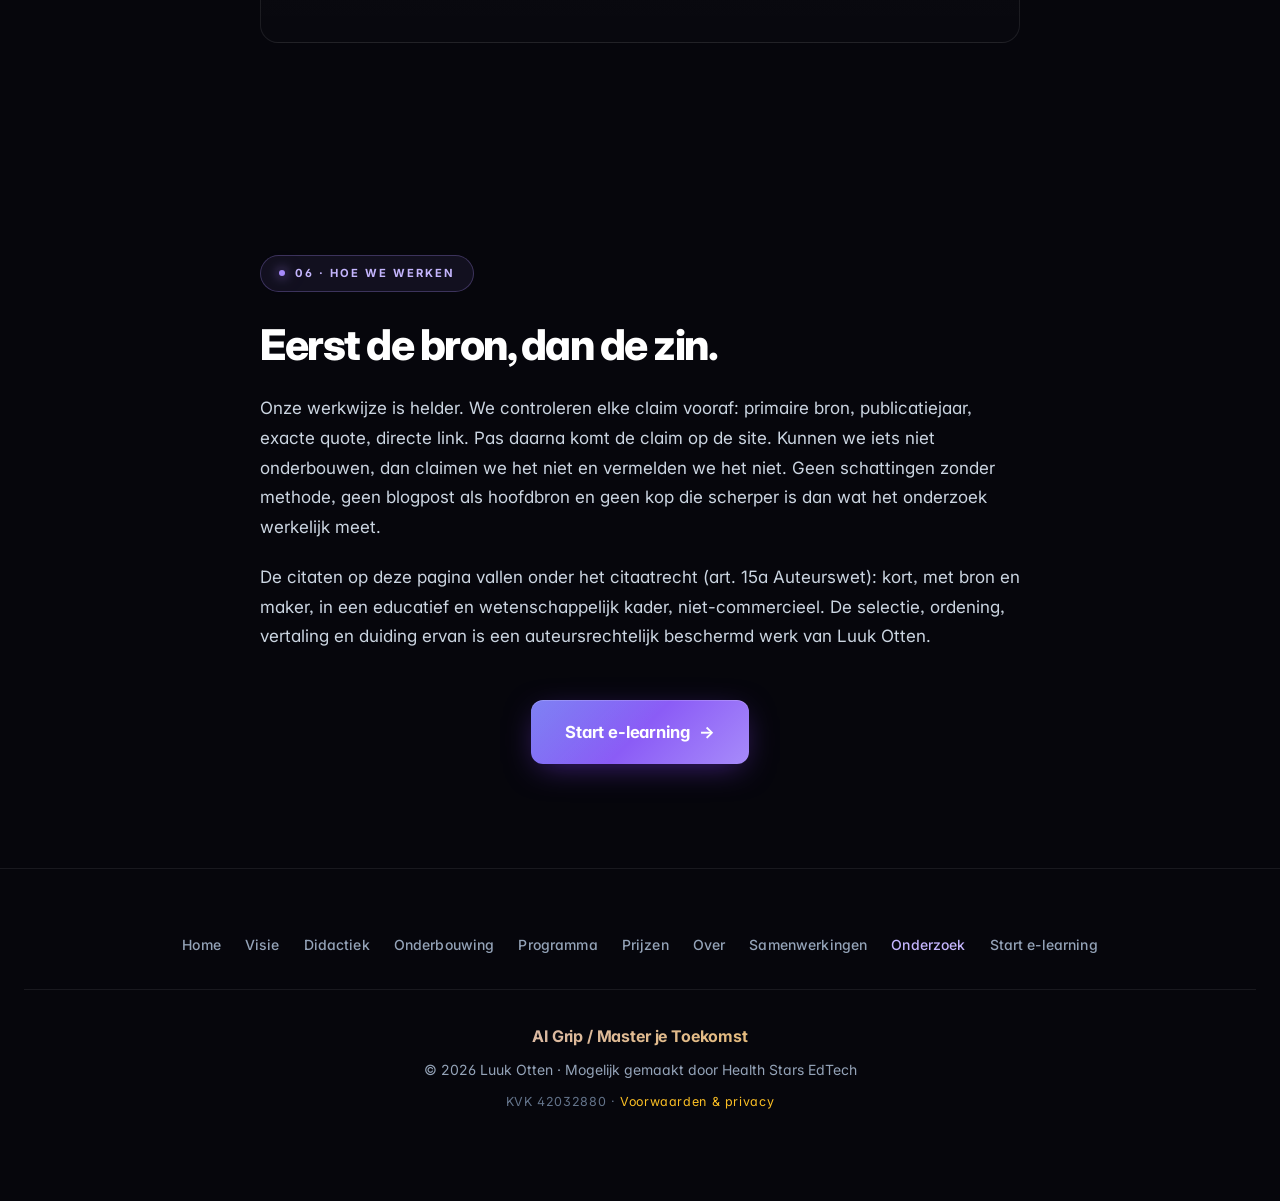
<file: onderzoek/index.html>
<!DOCTYPE html>
<html lang="nl-NL">
<head>
<meta charset="UTF-8">
<meta name="viewport" content="width=device-width, initial-scale=1.0">
<title>AI in het mbo: de cijfers &amp; bronnen · AI Grip</title>
<meta name="description" content="De cijfers over AI in het onderwijs, elk met bron en jaar. Geverifieerd tegen Anthropic, OECD, CBS, het WEF en de EU AI Act. Geen verzonnen percentages.">
<meta name="author" content="Luuk Otten">
<meta name="robots" content="index, follow">
<meta name="dcterms.rights" content="© 2026 Luuk Otten. CC BY-NC-ND 4.0">
<link rel="canonical" href="https://ai-geletterdheid-mbo.nl/onderzoek/">
<link rel="license" href="https://creativecommons.org/licenses/by-nc-nd/4.0/deed.nl">

<meta property="og:type" content="article">
<meta property="og:locale" content="nl_NL">
<meta property="og:url" content="https://ai-geletterdheid-mbo.nl/onderzoek/">
<meta property="og:title" content="Onderzoek &amp; bronnen · AI-geletterdheid voor het mbo">
<meta property="og:description" content="Alle cijfers, bronnen en fact-checks die deze site dragen.">
<meta property="og:image" content="https://ai-geletterdheid-mbo.nl/og-image.png">
<meta property="og:image:width" content="1200">
<meta property="og:image:height" content="630">
<meta property="og:image:alt" content="AI Grip / Master je Toekomst, AI-geletterdheid voor het mbo">

<meta name="twitter:card" content="summary_large_image">
<meta name="twitter:title" content="Onderzoek &amp; bronnen · AI-geletterdheid voor het mbo">
<meta name="twitter:description" content="Alle cijfers, bronnen en fact-checks die deze site dragen.">
<meta name="twitter:image" content="https://ai-geletterdheid-mbo.nl/og-image.png">

<meta name="theme-color" content="#06060c">
<link rel="icon" type="image/svg+xml" href="/favicon.svg">

<script type="application/ld+json">
{
  "@context": "https://schema.org",
  "@type": "Article",
  "headline": "Geen verzonnen cijfers.",
  "description": "Veertien geverifieerde claims over AI-geletterdheid in het mbo, op vier sectoren: probleem-cijfers, arbeidsmarkt, AI Act en geschiedenis. Elke claim teruggebracht tot zijn primaire bron.",
  "author": { "@type": "Person", "name": "Luuk Otten", "url": "https://ai-geletterdheid-mbo.nl/over/" },
  "publisher": { "@type": "Organization", "name": "Health Stars EdTech B.V.", "url": "https://ai-geletterdheid-mbo.nl/" },
  "datePublished": "2026-05-08",
  "inLanguage": "nl-NL",
  "license": "https://creativecommons.org/licenses/by-nc-nd/4.0/deed.nl"
}
</script>

<link rel="preconnect" href="https://fonts.googleapis.com">
<link rel="preconnect" href="https://fonts.gstatic.com" crossorigin>
<link href="https://fonts.googleapis.com/css2?family=Inter:wght@400;500;600;700;800&display=swap" rel="stylesheet">
<link rel="stylesheet" href="/style.css">
</head>
<body>

<a class="skip-link" href="#main">Direct naar inhoud</a>

<header class="site-header" role="banner">
  <div class="header-inner">
    <a href="/" class="brand-mark" aria-label="AI Grip, terug naar de startpagina">
      <span class="brand-logo" aria-hidden="true">AI</span>
      <span class="brand-name">AI Grip <span class="brand-divider">/</span> <span class="brand-accent">Master je Toekomst</span></span>
    </a>
    <nav class="site-nav" aria-label="Hoofdnavigatie">
      <a href="/" class="nav-link">Home</a>
      <a href="/visie/" class="nav-link">Visie</a>
      <a href="/didactiek/" class="nav-link">Didactiek</a>
      <a href="/onderbouwing/" class="nav-link">Onderbouwing</a>
      <a href="/programma/" class="nav-link">Programma</a>
      <a href="/prijzen/" class="nav-link">Prijzen</a>
      <a href="/over/" class="nav-link">Over</a>
      <a href="/aigrip/" class="nav-link nav-cta">Start e-learning</a>
    </nav>
  </div>
</header>

<main id="main" tabindex="-1">

<section class="page-hero">
  <div class="wrap">
    <span class="eyebrow">Onderzoek &amp; bronnen</span>
    <h1>Geen verzonnen cijfers.</h1>
    <p class="lead">Niets op deze pagina staat er omdat het goed klinkt. Elke zin volgt op een primaire bron, een publicatiejaar en een exact citaat dat we naast elkaar legden voordat we ook maar één woord schreven. Hieronder veertien claims verdeeld over vier sectoren. De cijfers van het probleem. Wat AI met banen doet. Wat de Europese wet sinds februari 2025 verplicht. En acht jaar Nederlandse onderwijsinitiatieven die het mbo overslaan. Klik elke claim open. Controleer ons.</p>
  </div>
</section>

<section>
  <div class="wrap">
    <span class="eyebrow">01 · De cijfers van het probleem</span>
    <h2>Hoe groot is het ravijn tussen wat AI doet en wat we onze studenten leren?</h2>

    <div class="claim">
      <span class="verdict hard">Hard</span>
      <h3>56% van Gen Z-scholieren gebruikt minstens wekelijks AI.</h3>
      <span class="quote">"Gen Z K-12 students (56%) are more likely than Gen Z adults (48%) to say they use AI at least weekly."</span>
      <p class="meta"><strong>Bron:</strong> Walton Family Foundation &amp; Gallup, <em>Gen Z's AI Adoption Steady, but Skepticism Climbs</em>, 9 april 2026. <a href="https://news.gallup.com/poll/708224/gen-adoption-steady-skepticism-climbs.aspx" target="_blank" rel="noopener">news.gallup.com</a></p>
    </div>

    <div class="claim">
      <span class="verdict hard">Hard</span>
      <h3>45% van docenten wereldwijd heeft geen AI-training gehad.</h3>
      <span class="quote">"Yet 45% of educators globally and 52% of US students say they haven't received any training."</span>
      <p class="meta"><strong>Bron:</strong> Microsoft, <em>AI in Education Report</em>, augustus 2025. <a href="https://www.microsoft.com/en-us/education/blog/2025/08/ai-in-education-report-insights-to-support-teaching-and-learning/" target="_blank" rel="noopener">microsoft.com/education/blog</a></p>
    </div>

    <div class="claim">
      <span class="verdict hard">Hard</span>
      <h3>Slechts 46% van docenten in OECD-landen krijgt een ontwikkelplan na evaluatie.</h3>
      <span class="quote">"Approximately 46% of teachers are offered development or training plans, but this ranges from under 15% in Iceland and Norway to over 90% in Bahrain and Kazakhstan."</span>
      <p class="meta"><strong>Bron:</strong> OECD, <em>Results from TALIS 2024: The Demands of Teaching</em>, oktober 2025. <a href="https://www.oecd.org/en/publications/results-from-talis-2024_90df6235-en/full-report/the-demands-of-teaching_0e941e2f.html" target="_blank" rel="noopener">oecd.org</a></p>
    </div>

    <div class="claim">
      <span class="verdict hard">Hard</span>
      <h3>39% van kernvaardigheden verandert of veroudert tussen 2025 en 2030.</h3>
      <span class="quote">"On average, workers can expect that two-fifths (39%) of their existing skill sets will be transformed or become outdated over the 2025-2030 period."</span>
      <p class="meta"><strong>Bron:</strong> World Economic Forum, <em>Future of Jobs Report 2025: Skills Outlook</em>. <a href="https://www.weforum.org/publications/the-future-of-jobs-report-2025/in-full/3-skills-outlook/" target="_blank" rel="noopener">weforum.org</a></p>
    </div>

    <div class="claim">
      <span class="verdict hard">Hard</span>
      <h3>43% van Nederlandse werkenden gebruikt AI op het werk; 41% verwacht dat AI hun werk deels kan overnemen.</h3>
      <span class="quote">"Bijna helft werkenden denkt dat AI werk kan doen."</span>
      <p class="meta"><strong>Bron:</strong> CBS, op basis van onderzoek <em>Belevingen 2025</em>, 25 februari 2026. <a href="https://www.cbs.nl/nl-nl/nieuws/2026/09/bijna-helft-werkenden-denkt-dat-ai-werk-kan-doen" target="_blank" rel="noopener">cbs.nl</a></p>
    </div>
  </div>
</section>

<section>
  <div class="wrap">
    <span class="eyebrow">02 · De arbeidsmarkt</span>
    <h2>Wat doet AI nu echt met banen?</h2>
    <p>Een grondig peer-reviewed onderzoek van Anthropic onderbouwt onze claim dat AI banen niet massaal wegvaagt, maar wel scherp transformeert.</p>

    <div class="claim">
      <span class="verdict hard">Hard</span>
      <h3>AI is in theorie inzetbaar bij vrijwel elk beroep, maar in de praktijk pas in een handvol categorieën consistent aanwezig.</h3>
      <span class="quote">"Figure 2: Theoretical capability and observed exposure by occupational category... AI is far from reaching its theoretical capability: actual coverage remains a fraction of what's feasible."</span>
      <p class="meta"><strong>Bron:</strong> Maxim Massenkoff &amp; Peter McCrory, <em>Labor market impacts of AI: A new measure and early evidence</em>, Anthropic, 5 maart 2026. <a href="https://www.anthropic.com/research/labor-market-impacts" target="_blank" rel="noopener">anthropic.com/research/labor-market-impacts</a></p>
    </div>

    <div class="claim">
      <span class="verdict hard">Hard</span>
      <h3>14% daling in instroom van 22- tot 25-jarigen in blootgestelde witteboorden-beroepen sinds ChatGPT.</h3>
      <p>Anthropic vond een meetbare vertraging in de werving van jonge starters in functies waar AI sterk staat. Geen massaal baanverlies, wel een meetbaar transformatie-effect aan de instroomkant.</p>
      <p class="meta"><strong>Bron:</strong> Massenkoff &amp; McCrory, idem (Anthropic, maart 2026). Aanvullende analyse: Ethan Batraski, <em>Everyone Is Misreading the Anthropic AI Jobs Report</em>, Substack, 10 maart 2026. <a href="https://ethanjamesb.substack.com/p/everyone-is-misreading-the-anthropic" target="_blank" rel="noopener">ethanjamesb.substack.com</a></p>
    </div>
  </div>
</section>

<section>
  <div class="wrap">
    <span class="eyebrow">03 · De wet</span>
    <h2>De Europese AI Act, Artikel 4.</h2>
    <p>Sinds 2 februari 2025 zijn Hoofdstukken I en II van de Europese AI Act van toepassing, waaronder Artikel 4 dat AI-geletterdheid verplicht voor elke organisatie die AI gebruikt.</p>

    <div class="claim">
      <span class="verdict hard">Hard</span>
      <h3>Artikel 4 verplicht aanbieders en gebruiksverantwoordelijken om AI-geletterdheid te waarborgen.</h3>
      <span class="quote">"Aanbieders en gebruiksverantwoordelijken van AI-systemen nemen maatregelen om, zoveel als mogelijk, te zorgen voor een toereikend niveau van AI-geletterdheid bij hun personeel en andere personen die namens hen AI-systemen exploiteren en gebruiken."</span>
      <p class="meta"><strong>Bron:</strong> <em>Verordening (EU) 2024/1689</em>, Artikel 4. Gepubliceerd 12 juli 2024, van toepassing sinds 2 februari 2025. <a href="https://eur-lex.europa.eu/eli/reg/2024/1689/oj?locale=nl" target="_blank" rel="noopener">eur-lex.europa.eu</a></p>
    </div>

    <div class="claim">
      <span class="verdict hard">Hard</span>
      <h3>Een mbo-instelling die AI inzet kwalificeert als "gebruiksverantwoordelijke".</h3>
      <span class="quote">"'Gebruiksverantwoordelijke': een natuurlijke of rechtspersoon, overheidsinstantie, agentschap of ander orgaan dat een AI-systeem onder eigen verantwoordelijkheid gebruikt, tenzij het AI-systeem wordt gebruikt in het kader van een persoonlijke niet-beroepsactiviteit."</span>
      <p class="meta"><strong>Bron:</strong> <em>Verordening (EU) 2024/1689</em>, Artikel 3 lid 4. <a href="https://eur-lex.europa.eu/eli/reg/2024/1689/oj?locale=nl" target="_blank" rel="noopener">eur-lex.europa.eu</a></p>
    </div>

    <div class="claim">
      <span class="verdict zacht">Nuance</span>
      <h3>Studenten vallen formeel niet onder de Artikel 4-zorgplicht. Zij zijn "affected persons".</h3>
      <p>Artikel 4 noemt "staff and other persons dealing with the operation and use of AI systems on their behalf". Volgens de Europese Commissie (Q&amp;A AI Literacy, mei 2025) gaat dat om personen "broadly under the organisational remit": contractors, dienstverleners, ingehuurde docenten. Studenten die het AI-systeem ondergaan vallen onder een andere categorie. Wettelijk verplicht is alleen training van personeel; AI-geletterdheid van studenten is morele en pedagogische plicht.</p>
      <p class="meta"><strong>Bron:</strong> Europese Commissie, <em>AI Literacy: Questions &amp; Answers</em>. <a href="https://digital-strategy.ec.europa.eu/en/faqs/ai-literacy-questions-answers" target="_blank" rel="noopener">digital-strategy.ec.europa.eu</a></p>
    </div>
  </div>
</section>

<section>
  <div class="wrap">
    <span class="eyebrow">04 · De geschiedenis</span>
    <h2>Acht jaar Nederlandse AI-onderwijsinitiatieven.</h2>
    <p>Volledige bronvermelding bij de tijdlijn op de homepage.</p>

    <div class="claim">
      <span class="verdict hard">Hard</span>
      <h3>Nationale AI-Cursus, gestart 21 december 2018.</h3>
      <p>Initiatief van Jim Stolze (AI for Good, ICAI). Tussen oktober 2020 en 2026 groeide het deelnemersaantal van 170.000 naar meer dan 220.000.</p>
      <p class="meta"><strong>Bron:</strong> <a href="https://www.computable.nl/2018/12/24/gratis-ai-cursus-voor-alle-nederlanders/" target="_blank" rel="noopener">Computable, 24 december 2018</a> en <a href="https://www.ai-cursus.nl/about/" target="_blank" rel="noopener">ai-cursus.nl</a>.</p>
    </div>

    <div class="claim">
      <span class="verdict hard">Hard</span>
      <h3>Koningin Máxima lanceerde in september 2019 de Nationale AI-Cursus Junior, voor basisonderwijs.</h3>
      <p>Vier jaar voordat het mbo iets eigens kreeg, had het basisonderwijs koninklijke aandacht en een eigen variant.</p>
      <p class="meta"><strong>Bron:</strong> <a href="https://www.koninklijkhuis.nl/actueel/nieuws/2019/08/05/koningin-maxima-aanwezig-bij-lancering-nationale-ai-cursus-junior" target="_blank" rel="noopener">Koninklijk Huis, 5 augustus 2019</a></p>
    </div>

    <div class="claim">
      <span class="verdict hard">Hard</span>
      <h3>Npuls (Digitaliseringsimpuls Onderwijs) ging op 1 juli 2023 van start, met 560 miljoen euro uit het Nationaal Groeifonds.</h3>
      <p class="meta"><strong>Bron:</strong> <a href="https://www.nationaalgroeifonds.nl/overzicht-lopende-projecten/thema-onderwijs/digitaliseringsimpuls-onderwijs-nl" target="_blank" rel="noopener">Nationaal Groeifonds</a> en <a href="https://npuls.nl/voorbereidingsfase-digitaliseringsimpuls-verlengd/" target="_blank" rel="noopener">npuls.nl</a>.</p>
    </div>

    <div class="claim">
      <span class="verdict hard">Hard</span>
      <h3>Het AI-GO raamwerk werd door Npuls gepubliceerd op 14 juli 2025, als document en geen e-learning.</h3>
      <p>Adresseert mbo, hbo en wo gezamenlijk, zonder niveaudifferentiatie tussen mbo-niveau 1, 2, 3 en 4.</p>
      <p class="meta"><strong>Bron:</strong> <a href="https://npuls.nl/kennisbank/ai-go-een-raamwerk-voor-ai-geletterdheid-in-het-onderwijs" target="_blank" rel="noopener">npuls.nl/kennisbank/ai-go</a></p>
    </div>

    <div class="claim">
      <span class="verdict hard">Hard</span>
      <h3>Het mbo bevindt zich anno 2026 nog in een beginnende AI-adoptiefase.</h3>
      <span class="quote">"AI-onderwijs in het mbo bevindt zich nog in een beginnende fase."</span>
      <p class="meta"><strong>Bron:</strong> <a href="https://www.cbs.nl/nl-nl/longread/aanvullende-statistische-diensten/2025/ai-monitor-2024/4-ai-onderwijs" target="_blank" rel="noopener">CBS AI-monitor 2024</a> en <a href="https://npuls.nl/wp-content/uploads/2024/04/Npuls-Startnota-State-of-AI-B5-NL.pdf" target="_blank" rel="noopener">Npuls Startnota 2024</a>.</p>
    </div>
  </div>
</section>

<section>
  <div class="wrap">
    <span class="eyebrow">05 · De onderbouwing</span>
    <h2>Twee routes. Eén kader.</h2>
    <p>In april 2026 publiceerden Tori Anne Langill (Built2Learn / Zuyd Hogeschool) en dr. Maarten M. van Houten (Zuyd Hogeschool, Hotel Management School Maastricht) een conceptueel kader over hoe LLM's de leerpatronen van eerstejaars studenten kunnen versterken. Maarten is een oud-collega van mij. Hij wees mij op zijn onderzoek nadat ik hem AI Grip liet zien. Toen bleek dat we vanuit verschillende routes op precies dezelfde drie principes uitkwamen: hij vanuit de academische literatuur, ik vanuit de mbo-praktijk.</p>
    <p>Dit is een <em>conceptueel kader</em>, geen empirische meting. De auteurs formuleren drie testbare propositions (P1-P3) als onderbouwde hypothese, nog niet als bevestigd resultaat. Daarom hieronder het verdict <strong>Nuance</strong>, niet Hard.</p>
    <p>Hoe dit kader en de andere leerpsychologische principes in het ontwerp van AI Grip zitten, lees je op <a href="/onderbouwing/">Wetenschappelijke onderbouwing</a>. Deze pagina blijft de plek waar elke claim met citaat en bron staat.</p>

    <div class="claim">
      <span class="verdict zacht">Nuance</span>
      <h3>LLM's versterken bestaande leerpatronen, productief én onproductief.</h3>
      <span class="quote">"amplification refers to the recursive process in which perceived 'fit' between a learner's input and AI outputs strengthens preferred strategies over time, potentially increasing engagement but also narrowing flexibility."</span>
      <p class="meta"><strong>Bron:</strong> Langill, T.A. &amp; van Houten, M.M., <em>LLMs as learning-preference amplifiers in first-year higher education: a conceptual affordance framework and design implications</em>, Education Innovations: Systems and Future Learning, april 2026.</p>
    </div>

    <div class="claim">
      <span class="verdict zacht">Nuance</span>
      <h3>Drie ontwerpprincipes voorkomen dat AI leerpatronen verstart.</h3>
      <span class="quote">"(P1) embedding desirable difficulties with LLM support promotes deeper learning strategies; (P2) scaffolded prompting plus human–AI co-teaching reduces over-reliance among learners with a strong performance orientation; and (P3) periodic AI-free checkpoints disrupt ossification loops and preserve transfer."</span>
      <p><strong>In AI Grip:</strong> P1 zit in bewuste uitdaging in opdrachten. P2 zit in het heldere onderscheid tussen wat AI doet en wat de gebruiker doet. P3 zit in AI-vrije momenten in elke module.</p>
      <p class="meta"><strong>Bron:</strong> Langill &amp; van Houten, 2026, propositions P1-P3.</p>
    </div>

  </div>
</section>

<section>
  <div class="wrap">
    <span class="eyebrow">06 · Hoe we werken</span>
    <h2>Eerst de bron, dan de zin.</h2>
    <p>Onze werkwijze is helder. We controleren elke claim vooraf: primaire bron, publicatiejaar, exacte quote, directe link. Pas daarna komt de claim op de site. Kunnen we iets niet onderbouwen, dan claimen we het niet en vermelden we het niet. Geen schattingen zonder methode, geen blogpost als hoofdbron en geen kop die scherper is dan wat het onderzoek werkelijk meet.</p>
    <p>De citaten op deze pagina vallen onder het citaatrecht (art. 15a Auteurswet): kort, met bron en maker, in een educatief en wetenschappelijk kader, niet-commercieel. De selectie, ordening, vertaling en duiding ervan is een auteursrechtelijk beschermd werk van Luuk Otten.</p>

    <div class="cta-mid">
      <a href="/aigrip/" class="btn">Start e-learning <span class="arrow" aria-hidden="true">→</span></a>
    </div>
  </div>
</section>

</main>

<footer>
  <nav class="nav">
    <a href="/">Home</a>
    <a href="/visie/">Visie</a>
    <a href="/didactiek/">Didactiek</a>
    <a href="/onderbouwing/">Onderbouwing</a>
    <a href="/programma/">Programma</a>
    <a href="/prijzen/">Prijzen</a>
    <a href="/over/">Over</a>
    <a href="/samenwerkingen/">Samenwerkingen</a>
    <a href="/onderzoek/" class="active">Onderzoek</a>
    <a href="/aigrip/">Start e-learning</a>
  </nav>
  <p class="brand">AI Grip / Master je Toekomst</p>
  <p>© 2026 Luuk Otten · Mogelijk gemaakt door Health Stars EdTech</p>
  <p class="footer-meta">KVK 42032880 · <a href="/voorwaarden/">Voorwaarden &amp; privacy</a></p>
</footer>

<script>
(function(){
  if (!('IntersectionObserver' in window) || matchMedia('(prefers-reduced-motion: reduce)').matches) return;
  const sections = document.querySelectorAll('main > section');
  sections.forEach(function(s){ s.classList.add('reveal'); });
  const io = new IntersectionObserver(function(entries){
    entries.forEach(function(e){
      if (e.isIntersecting) { e.target.classList.add('in-view'); io.unobserve(e.target); }
    });
  }, { rootMargin: '0px 0px -8% 0px', threshold: 0.05 });
  sections.forEach(function(s){ io.observe(s); });
})();
</script>
</body>
</html>
</file>
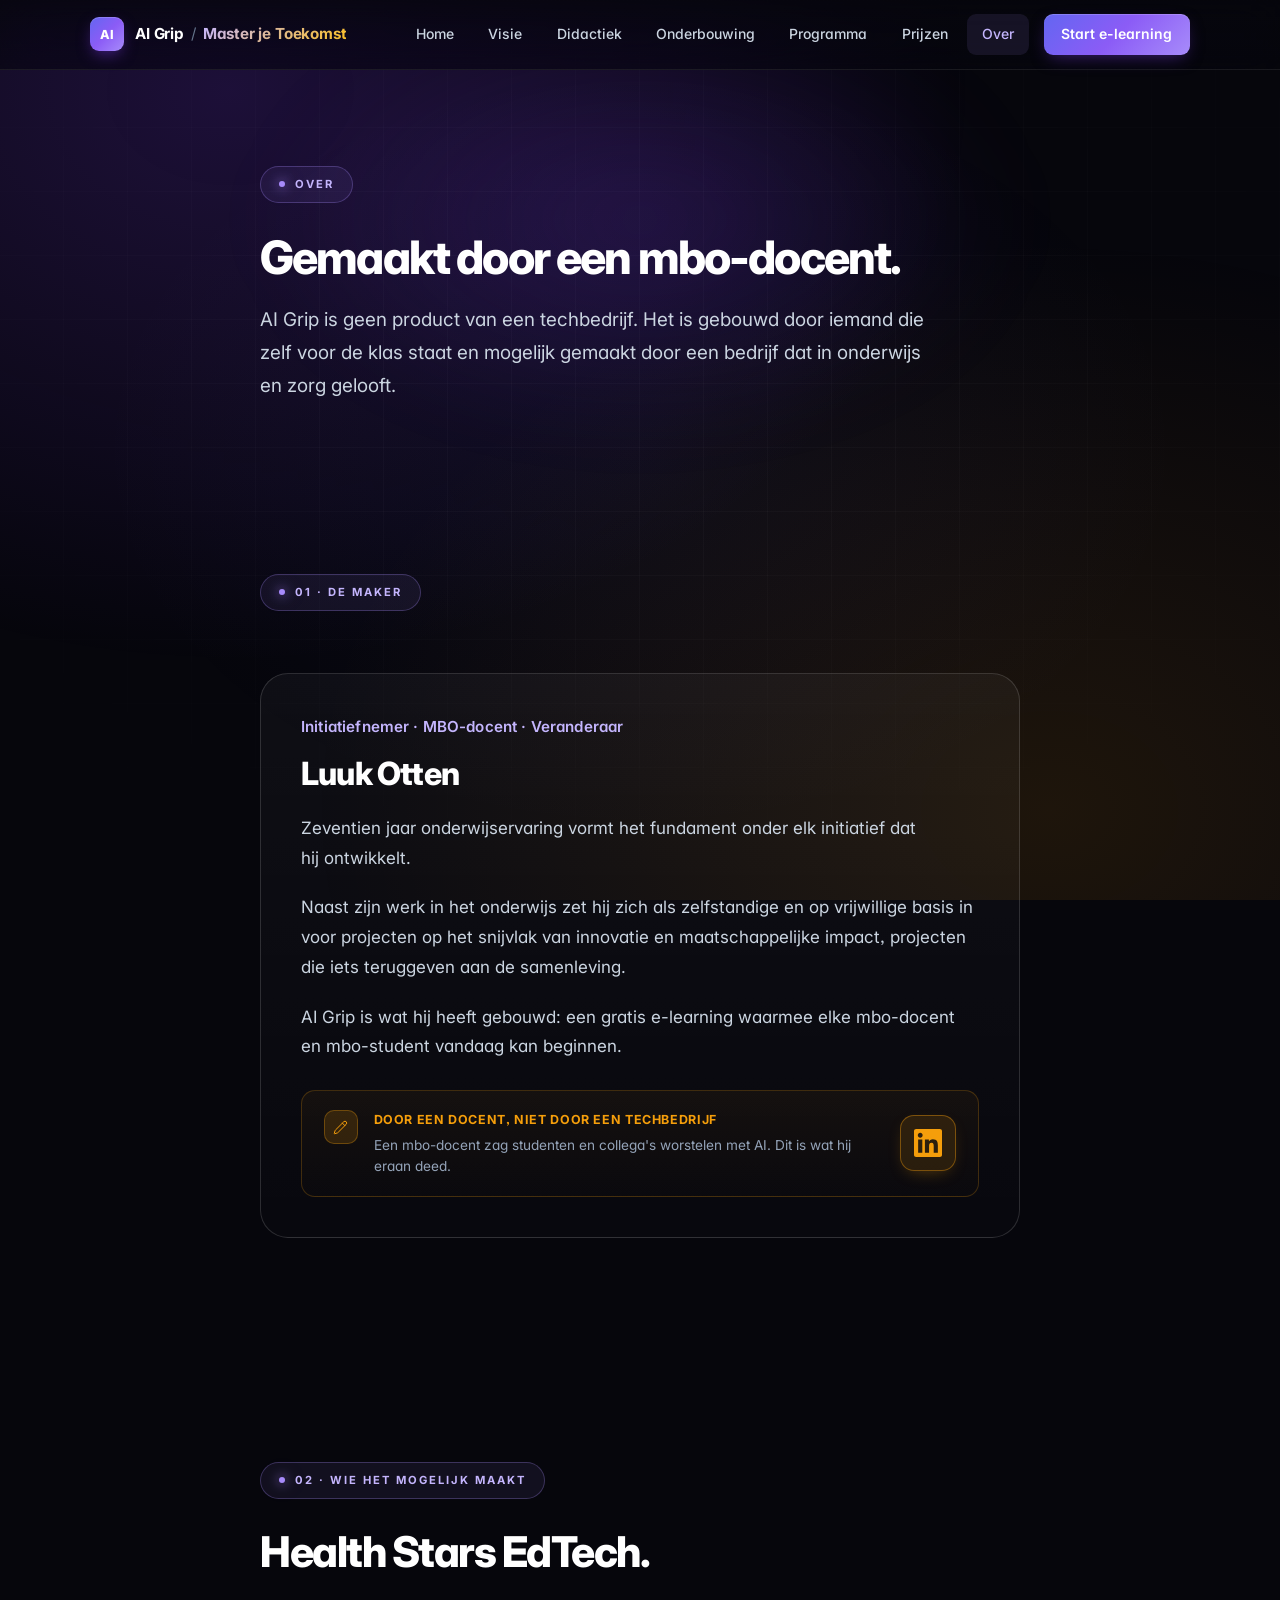
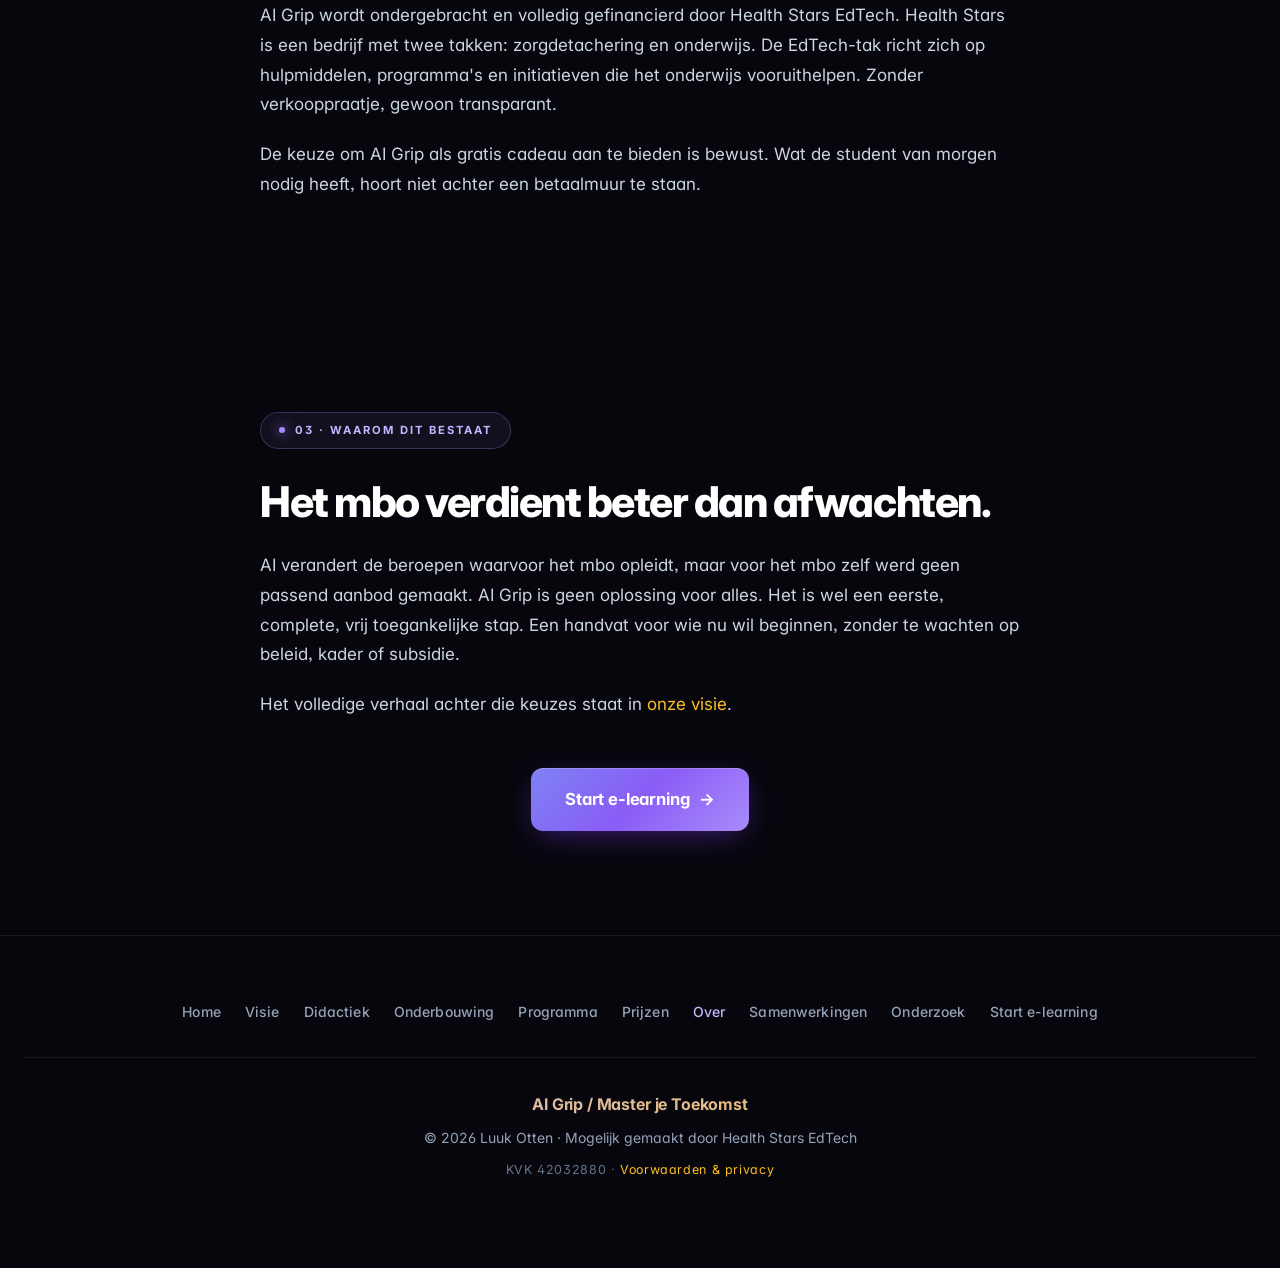
<file: over/index.html>
<!DOCTYPE html>
<html lang="nl-NL">
<head>
<meta charset="UTF-8">
<meta name="viewport" content="width=device-width, initial-scale=1.0">
<title>Over AI Grip · AI-geletterdheid door een mbo-docent</title>
<meta name="description" content="Wie staat er achter AI Grip / Master je Toekomst? Luuk Otten, mbo-docent met 17+ jaar onderwijservaring. Mogelijk gemaakt door Health Stars EdTech.">
<meta name="author" content="Luuk Otten">
<meta name="robots" content="index, follow">
<meta name="dcterms.rights" content="© 2026 Luuk Otten. CC BY-NC-ND 4.0">
<link rel="canonical" href="https://ai-geletterdheid-mbo.nl/over/">
<link rel="license" href="https://creativecommons.org/licenses/by-nc-nd/4.0/deed.nl">

<meta property="og:type" content="website">
<meta property="og:locale" content="nl_NL">
<meta property="og:url" content="https://ai-geletterdheid-mbo.nl/over/">
<meta property="og:title" content="Over AI Grip · AI-geletterdheid voor het mbo">
<meta property="og:description" content="Wie staat er achter AI Grip? Luuk Otten, mbo-docent met 17+ jaar onderwijservaring.">
<meta property="og:image" content="https://ai-geletterdheid-mbo.nl/og-image.png">
<meta property="og:image:width" content="1200">
<meta property="og:image:height" content="630">
<meta property="og:image:alt" content="AI Grip / Master je Toekomst, AI-geletterdheid voor het mbo">

<meta name="twitter:card" content="summary_large_image">
<meta name="twitter:title" content="Over AI Grip · AI-geletterdheid voor het mbo">
<meta name="twitter:description" content="Wie staat er achter AI Grip? Luuk Otten, mbo-docent met 17+ jaar onderwijservaring.">
<meta name="twitter:image" content="https://ai-geletterdheid-mbo.nl/og-image.png">

<meta name="theme-color" content="#06060c">
<link rel="icon" type="image/svg+xml" href="/favicon.svg">

<link rel="preconnect" href="https://fonts.googleapis.com">
<link rel="preconnect" href="https://fonts.gstatic.com" crossorigin>
<link href="https://fonts.googleapis.com/css2?family=Inter:wght@400;500;600;700;800&display=swap" rel="stylesheet">
<link rel="stylesheet" href="/style.css">

<script type="application/ld+json">
{
  "@context": "https://schema.org",
  "@type": "Person",
  "name": "Luuk Otten",
  "jobTitle": "MBO-docent en oprichter AI Grip / Master je Toekomst",
  "affiliation": [
    { "@type": "EducationalOrganization", "name": "mboRijnland" },
    { "@type": "Organization", "name": "Health Stars EdTech" }
  ],
  "url": "https://ai-geletterdheid-mbo.nl/over/",
  "sameAs": [ "https://www.linkedin.com/in/luuk-otten/" ]
}
</script>
</head>
<body>

<a class="skip-link" href="#main">Direct naar inhoud</a>

<header class="site-header" role="banner">
  <div class="header-inner">
    <a href="/" class="brand-mark" aria-label="AI Grip, terug naar de startpagina">
      <span class="brand-logo" aria-hidden="true">AI</span>
      <span class="brand-name">AI Grip <span class="brand-divider">/</span> <span class="brand-accent">Master je Toekomst</span></span>
    </a>
    <nav class="site-nav" aria-label="Hoofdnavigatie">
      <a href="/" class="nav-link">Home</a>
      <a href="/visie/" class="nav-link">Visie</a>
      <a href="/didactiek/" class="nav-link">Didactiek</a>
      <a href="/onderbouwing/" class="nav-link">Onderbouwing</a>
      <a href="/programma/" class="nav-link">Programma</a>
      <a href="/prijzen/" class="nav-link">Prijzen</a>
      <a href="/over/" class="nav-link active" aria-current="page">Over</a>
      <a href="/aigrip/" class="nav-link nav-cta">Start e-learning</a>
    </nav>
  </div>
</header>

<main id="main" tabindex="-1">

<section class="page-hero">
  <div class="wrap">
    <span class="eyebrow">Over</span>
    <h1>Gemaakt door een mbo-docent.</h1>
    <p class="lead">AI Grip is geen product van een techbedrijf. Het is gebouwd door iemand die zelf voor de klas staat en mogelijk gemaakt door een bedrijf dat in onderwijs en zorg gelooft.</p>
  </div>
</section>

<section>
  <div class="wrap">
    <span class="eyebrow">01 · De maker</span>

    <div class="profile-card">
      <div class="role">Initiatiefnemer · MBO-docent · Veranderaar</div>
      <div class="name">Luuk Otten</div>
      <p>Zeventien jaar onderwijservaring vormt het fundament onder elk initiatief dat hij ontwikkelt.</p>
      <p>Naast zijn werk in het onderwijs zet hij zich als zelfstandige en op vrijwillige basis in voor projecten op het snijvlak van innovatie en maatschappelijke impact, projecten die iets teruggeven aan de samenleving.</p>
      <p>AI Grip is wat hij heeft gebouwd: een gratis e-learning waarmee elke mbo-docent en mbo-student vandaag kan beginnen.</p>

      <a href="https://www.linkedin.com/in/luuk-otten/" target="_blank" rel="noopener" class="profile-card-link">
        <span class="profile-card-link-icon" aria-hidden="true"><i class="ico ico-pencil"></i></span>
        <div class="profile-card-link-text">
          <strong>Door een docent, niet door een techbedrijf</strong>
          <span>Een mbo-docent zag studenten en collega's worstelen met AI. Dit is wat hij eraan deed.</span>
        </div>
        <span class="badge-linkedin-btn" aria-label="Bekijk LinkedIn-profiel van Luuk Otten">
          <svg viewBox="0 0 24 24" fill="currentColor" xmlns="http://www.w3.org/2000/svg" aria-hidden="true">
            <path d="M20.447 20.452h-3.554v-5.569c0-1.328-.027-3.037-1.852-3.037-1.853 0-2.136 1.445-2.136 2.939v5.667H9.351V9h3.414v1.561h.046c.477-.9 1.637-1.85 3.37-1.85 3.601 0 4.267 2.37 4.267 5.455v6.286zM5.337 7.433c-1.144 0-2.063-.926-2.063-2.065 0-1.138.92-2.063 2.063-2.063 1.14 0 2.064.925 2.064 2.063 0 1.139-.925 2.065-2.064 2.065zm1.782 13.019H3.555V9h3.564v11.452zM22.225 0H1.771C.792 0 0 .774 0 1.729v20.542C0 23.227.792 24 1.771 24h20.451C23.2 24 24 23.227 24 22.271V1.729C24 .774 23.2 0 22.222 0h.003z"/>
          </svg>
        </span>
      </a>
    </div>
  </div>
</section>

<section>
  <div class="wrap">
    <span class="eyebrow">02 · Wie het mogelijk maakt</span>
    <h2>Health Stars EdTech.</h2>
    <p>AI Grip wordt ondergebracht en volledig gefinancierd door Health Stars EdTech. Health Stars is een bedrijf met twee takken: zorgdetachering en onderwijs. De EdTech-tak richt zich op hulpmiddelen, programma's en initiatieven die het onderwijs vooruithelpen. Zonder verkooppraatje, gewoon transparant.</p>
    <p>De keuze om AI Grip als gratis cadeau aan te bieden is bewust. Wat de student van morgen nodig heeft, hoort niet achter een betaalmuur te staan.</p>
  </div>
</section>

<section>
  <div class="wrap">
    <span class="eyebrow">03 · Waarom dit bestaat</span>
    <h2>Het mbo verdient beter dan afwachten.</h2>
    <p>AI verandert de beroepen waarvoor het mbo opleidt, maar voor het mbo zelf werd geen passend aanbod gemaakt. AI Grip is geen oplossing voor alles. Het is wel een eerste, complete, vrij toegankelijke stap. Een handvat voor wie nu wil beginnen, zonder te wachten op beleid, kader of subsidie.</p>
    <p>Het volledige verhaal achter die keuzes staat in <a href="/visie/">onze visie</a>.</p>

    <div class="cta-mid">
      <a href="/aigrip/" class="btn">Start e-learning <span class="arrow" aria-hidden="true">→</span></a>
    </div>
  </div>
</section>

</main>

<footer>
  <nav class="nav">
    <a href="/">Home</a>
    <a href="/visie/">Visie</a>
    <a href="/didactiek/">Didactiek</a>
    <a href="/onderbouwing/">Onderbouwing</a>
    <a href="/programma/">Programma</a>
    <a href="/prijzen/">Prijzen</a>
    <a href="/over/" class="active">Over</a>
    <a href="/samenwerkingen/">Samenwerkingen</a>
    <a href="/onderzoek/">Onderzoek</a>
    <a href="/aigrip/">Start e-learning</a>
  </nav>
  <p class="brand">AI Grip / Master je Toekomst</p>
  <p>© 2026 Luuk Otten · Mogelijk gemaakt door Health Stars EdTech</p>
  <p class="footer-meta">KVK 42032880 · <a href="/voorwaarden/">Voorwaarden &amp; privacy</a></p>
</footer>

<script>
(function(){
  if (!('IntersectionObserver' in window) || matchMedia('(prefers-reduced-motion: reduce)').matches) return;
  const sections = document.querySelectorAll('main > section');
  sections.forEach(function(s){ s.classList.add('reveal'); });
  const io = new IntersectionObserver(function(entries){
    entries.forEach(function(e){
      if (e.isIntersecting) { e.target.classList.add('in-view'); io.unobserve(e.target); }
    });
  }, { rootMargin: '0px 0px -8% 0px', threshold: 0.05 });
  sections.forEach(function(s){ io.observe(s); });
})();
</script>
</body>
</html>
</file>
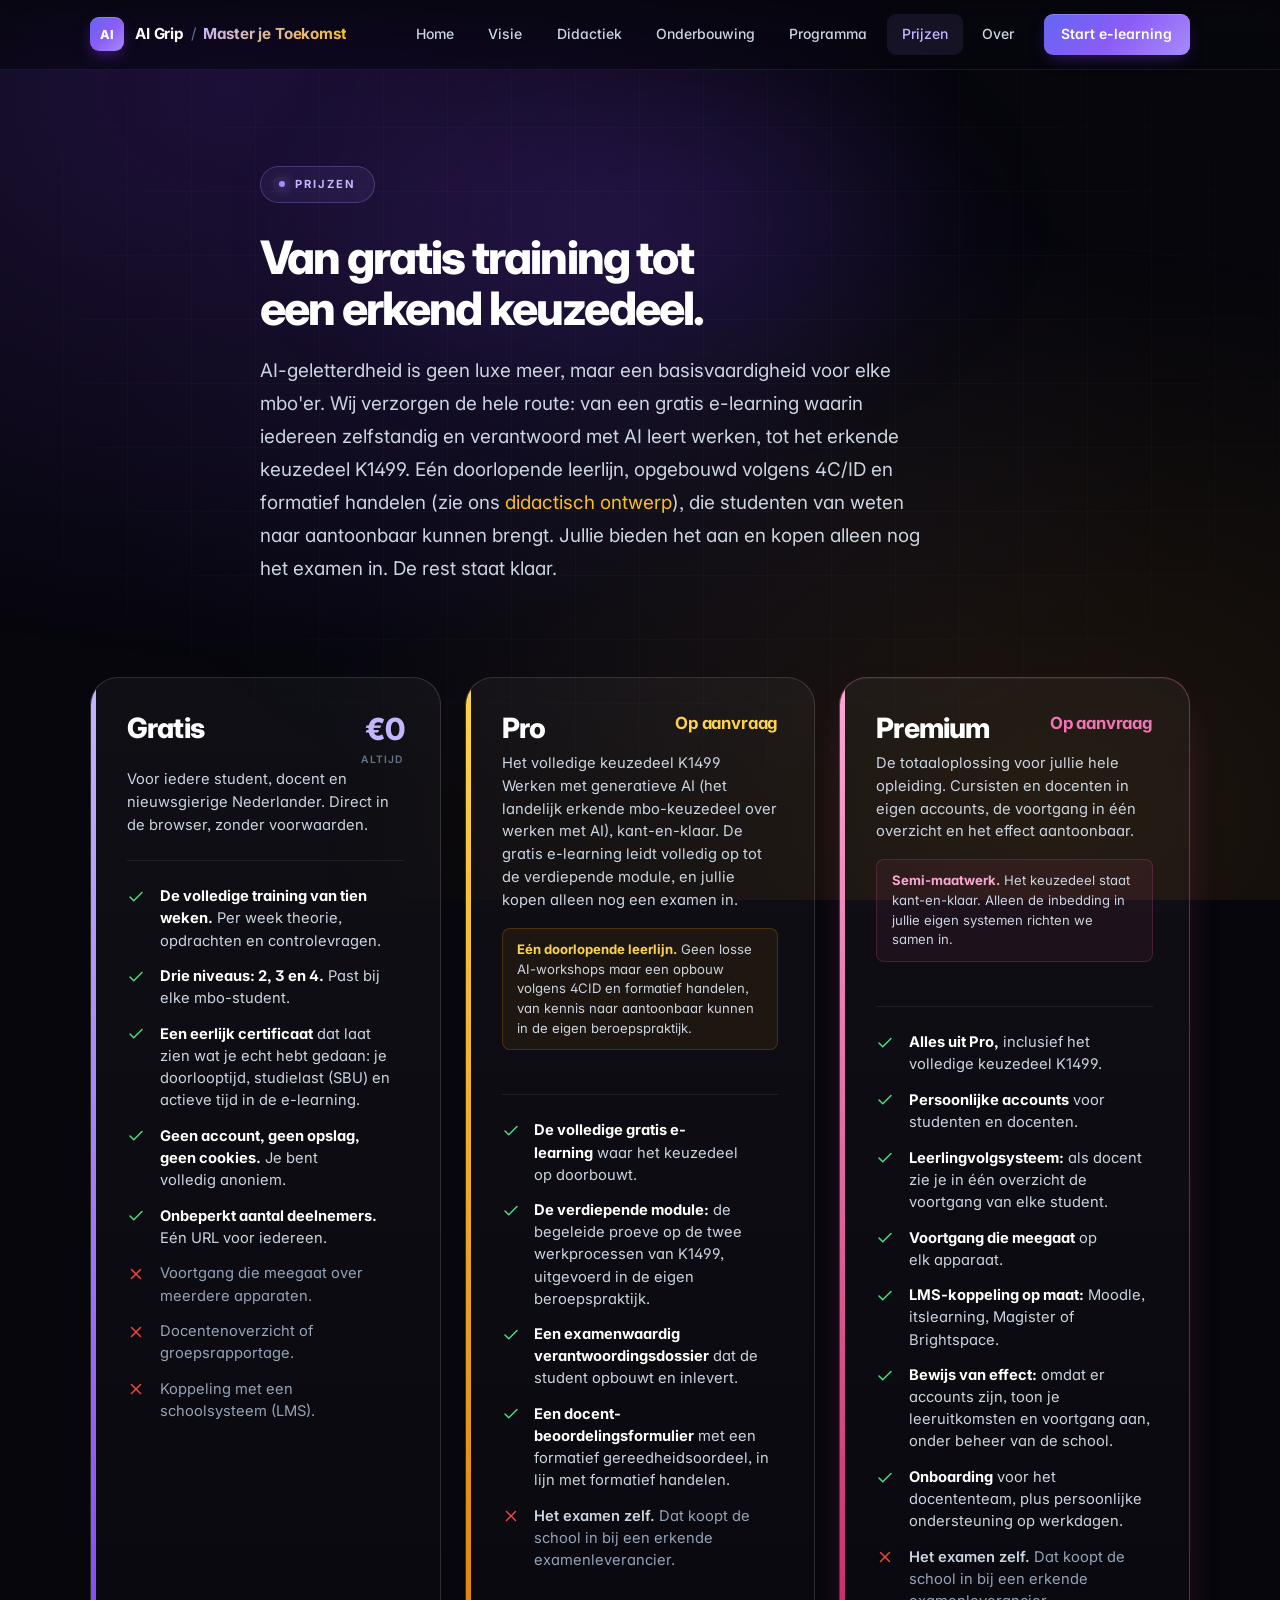
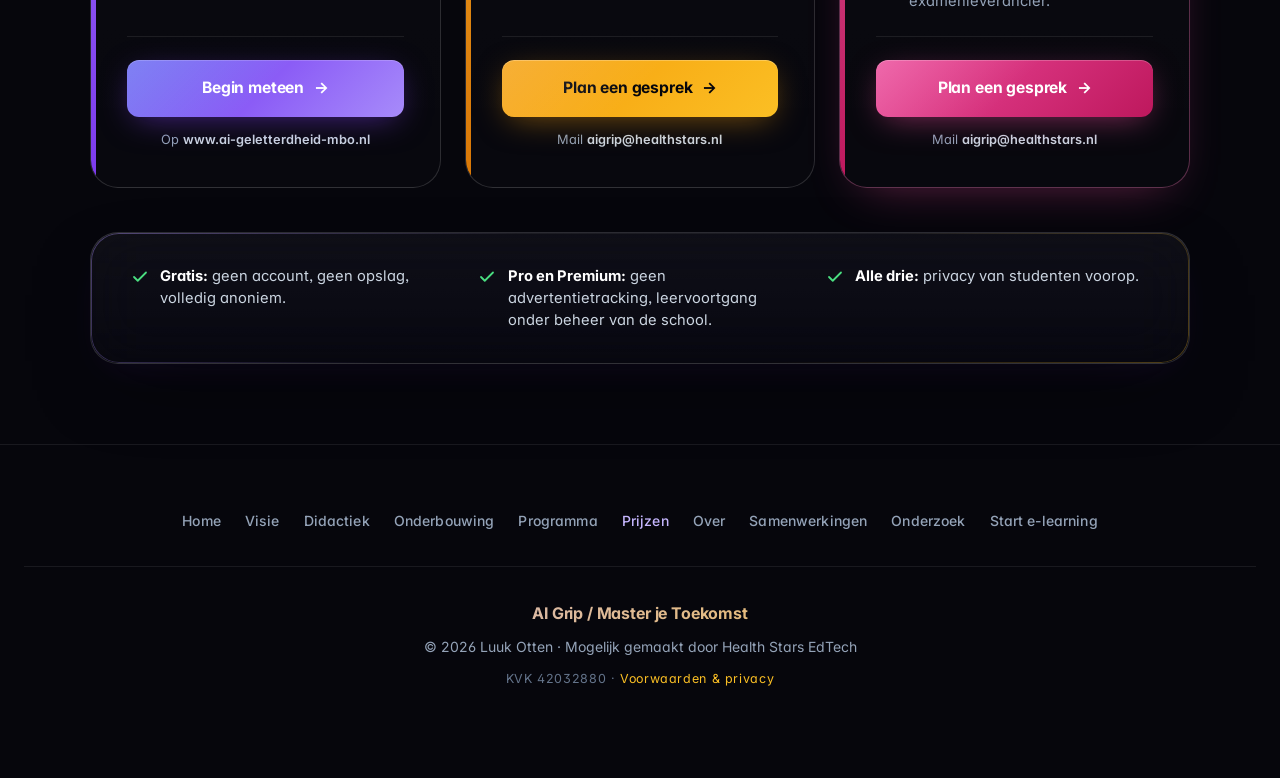
<file: prijzen/index.html>
<!DOCTYPE html>
<html lang="nl-NL">
<head>
<meta charset="UTF-8">
<meta name="viewport" content="width=device-width, initial-scale=1.0">
<title>AI-geletterdheid mbo: gratis, Pro &amp; Premium · AI Grip</title>
<meta name="description" content="Van gratis e-learning AI-geletterdheid tot het erkende keuzedeel K1499, opgebouwd volgens 4CID en formatief handelen. Pro is het complete keuzedeel, Premium bedt het in in jullie leeromgeving.">
<meta name="author" content="Luuk Otten">
<meta name="robots" content="index, follow">
<meta name="dcterms.rights" content="© 2026 Luuk Otten. CC BY-NC-ND 4.0">
<link rel="canonical" href="https://ai-geletterdheid-mbo.nl/prijzen/">
<link rel="license" href="https://creativecommons.org/licenses/by-nc-nd/4.0/deed.nl">

<meta property="og:type" content="website">
<meta property="og:locale" content="nl_NL">
<meta property="og:url" content="https://ai-geletterdheid-mbo.nl/prijzen/">
<meta property="og:title" content="Gratis, Pro &amp; Premium · AI-geletterdheid voor het mbo">
<meta property="og:description" content="Van gratis e-learning tot het erkende keuzedeel K1499, opgebouwd volgens 4CID en formatief handelen. Pro is het complete keuzedeel voor scholen, Premium de volledige inbedding.">
<meta property="og:site_name" content="AI-geletterdheid voor het mbo">
<meta property="og:image" content="https://ai-geletterdheid-mbo.nl/og-image.png">
<meta property="og:image:width" content="1200">
<meta property="og:image:height" content="630">
<meta property="og:image:alt" content="AI Grip / Master je Toekomst, AI-geletterdheid voor het mbo">
<meta name="twitter:card" content="summary_large_image">
<meta name="twitter:title" content="Gratis, Pro &amp; Premium · AI-geletterdheid voor het mbo">
<meta name="twitter:description" content="Van gratis e-learning tot het erkende keuzedeel K1499. Pro is het complete keuzedeel voor mbo-scholen, Premium bedt het in.">
<meta name="twitter:image" content="https://ai-geletterdheid-mbo.nl/og-image.png">

<meta name="theme-color" content="#06060c">
<link rel="icon" type="image/svg+xml" href="/favicon.svg">

<link rel="preconnect" href="https://fonts.googleapis.com">
<link rel="preconnect" href="https://fonts.gstatic.com" crossorigin>
<link href="https://fonts.googleapis.com/css2?family=Inter:wght@400;500;600;700;800&display=swap" rel="stylesheet">

<link rel="stylesheet" href="/style.css">

<script type="application/ld+json">
{
  "@context": "https://schema.org",
  "@type": "WebPage",
  "name": "Gratis, Pro & Premium · AI-geletterdheid voor het mbo",
  "url": "https://ai-geletterdheid-mbo.nl/prijzen/",
  "description": "Van gratis e-learning AI-geletterdheid tot het erkende keuzedeel K1499, opgebouwd volgens 4CID en formatief handelen. Pro is het complete keuzedeel, Premium de volledige inbedding.",
  "inLanguage": "nl-NL",
  "isPartOf": { "@type": "WebSite", "name": "AI-geletterdheid voor het mbo", "url": "https://ai-geletterdheid-mbo.nl/" },
  "about": { "@type": "Course", "name": "AI Grip / Master je Toekomst", "provider": { "@type": "Person", "name": "Luuk Otten", "affiliation": "Health Stars EdTech" } }
}
</script>

<style>
  /* === GRATIS, PRO & PREMIUM — drieluik === */
  .sr-only {
    position: absolute; width: 1px; height: 1px;
    padding: 0; margin: -1px; overflow: hidden;
    clip: rect(0 0 0 0); white-space: nowrap; border: 0;
  }

  .drieluik { padding: 1rem 1.5rem 5rem; }
  .drieluik-grid {
    display: grid;
    gap: 1.25rem;
    margin: 0 auto;
    max-width: var(--max-w-wide);
  }
  @media (min-width: 640px) and (max-width: 979px) { .drieluik-grid { grid-template-columns: 1fr; max-width: 560px; } }
  @media (min-width: 980px) { .drieluik-grid { grid-template-columns: repeat(3, 1fr); gap: 1.5rem; } }

  .plan {
    position: relative;
    display: flex;
    flex-direction: column;
    background: linear-gradient(180deg, rgba(255,255,255,0.04) 0%, rgba(255,255,255,0.012) 100%);
    border: 1px solid var(--border-strong);
    border-radius: var(--radius-lg);
    padding: clamp(1.6rem, 3vw, 2.25rem);
    overflow: hidden;
    transition: var(--transition);
  }
  .plan:hover { transform: translateY(-3px); border-color: rgba(255,255,255,0.2); }
  .plan::before { content: ''; position: absolute; left: 0; top: 0; bottom: 0; width: 5px; }
  .plan.gratis::before { background: linear-gradient(180deg, var(--purple-300), var(--purple-600)); }
  .plan.pro::before { background: linear-gradient(180deg, var(--amber-300), var(--amber-600)); }
  .plan.premium::before { background: linear-gradient(180deg, #f9a8d4, #be185d); }

  /* Premium licht uitgelicht als topvariant (magenta) */
  .plan.premium {
    border-color: rgba(244,114,182,0.35);
    box-shadow: 0 18px 50px -24px rgba(236,72,153,0.45), inset 0 1px 0 0 rgba(255,255,255,0.05);
  }
  .plan.premium .plan-price .label { color: #f472b6; }
  .plan.premium .plan-maatwerk { background: rgba(236,72,153,0.07); border-color: rgba(236,72,153,0.22); }
  .plan.premium .plan-maatwerk b { color: #f9a8d4; }

  .plan-head { display: flex; align-items: flex-start; justify-content: space-between; gap: 0.85rem; flex-wrap: wrap; }
  .plan-title { font-size: clamp(1.45rem, 2.4vw, 1.75rem); font-weight: 800; letter-spacing: -0.03em; line-height: 1.05; margin-bottom: 0.55rem; color: var(--white); }
  .plan-sub { color: var(--text-secondary); font-size: 0.92rem; line-height: 1.55; margin-bottom: 0; text-wrap: pretty; }

  .plan-price { text-align: right; margin-left: auto; }
  .plan-price .num { font-weight: 800; font-size: 1.9rem; letter-spacing: -0.03em; line-height: 1; display: block; color: var(--purple-300); }
  .plan-price .label { display: block; font-weight: 700; font-size: 1.05rem; letter-spacing: -0.01em; line-height: 1.1; color: var(--amber-300); white-space: nowrap; }
  .plan-price .unit { display: block; color: var(--text-faint); font-size: 0.64rem; letter-spacing: 0.12em; text-transform: uppercase; font-weight: 600; margin-top: 0.4rem; }

  .plan-maatwerk {
    margin-top: 1rem;
    padding: 0.7rem 0.9rem;
    background: rgba(245,158,11,0.07);
    border: 1px solid rgba(245,158,11,0.2);
    border-radius: var(--radius-xs);
    font-size: 0.82rem;
    line-height: 1.5;
    color: var(--text-secondary);
  }
  .plan-maatwerk b { color: var(--amber-300); font-weight: 700; }

  .plan-features { list-style: none; margin: 1.5rem 0 0; padding: 1.5rem 0 0; border-top: 1px solid var(--border); display: flex; flex-direction: column; gap: 0.85rem; flex: 1; }
  .plan-features li { display: grid; grid-template-columns: 20px 1fr; gap: 0.8rem; align-items: start; font-size: 0.92rem; line-height: 1.5; color: var(--text-secondary); text-wrap: pretty; }
  .plan-features li b { color: var(--white); font-weight: 700; }
  .plan-features .fico { width: 18px; height: 18px; margin-top: 0.15rem; flex-shrink: 0; }
  .plan-features .fico { color: var(--green-400); }
  .plan-features li.uit { color: var(--text-muted); }
  .plan-features li.uit b { color: var(--text-secondary); font-weight: 600; }
  .plan-features li.uit .fico { color: var(--red); }

  .plan-foot { margin-top: 1.5rem; padding-top: 1.4rem; border-top: 1px solid var(--border); }
  .plan-foot .btn { width: 100%; justify-content: center; padding: 0.95rem 1.5rem; font-size: 0.98rem; }
  .plan.gratis .plan-foot .btn { background: var(--gradient-primary); }
  .plan.pro .plan-foot .btn { background: var(--gradient-amber); color: var(--bg); box-shadow: 0 8px 32px -8px rgba(245,158,11,0.5), inset 0 1px 0 0 rgba(255,255,255,0.25); }
  .plan.premium .plan-foot .btn { background: linear-gradient(135deg, #ec4899, #be185d); color: #fff; box-shadow: 0 8px 32px -8px rgba(236,72,153,0.55), inset 0 1px 0 0 rgba(255,255,255,0.22); }
  .plan-foot .note { display: block; text-align: center; margin-top: 0.8rem; font-size: 0.8rem; color: var(--text-muted); }
  .plan-foot .note b { color: var(--text-secondary); font-weight: 600; }

  /* === Belofte-balk === */
  .belofte.card-section { max-width: var(--max-w-wide); margin: 2.75rem auto 0; }
  .belofte .inner { padding: clamp(1.5rem, 3vw, 2rem) clamp(1.5rem, 4vw, 2.5rem); display: flex; flex-direction: column; gap: 1rem; }
  @media (min-width: 760px) { .belofte .inner { flex-direction: row; gap: 1.5rem; } }
  .belofte .item { display: flex; align-items: flex-start; gap: 0.7rem; flex: 1; font-size: 0.92rem; color: var(--text-secondary); line-height: 1.5; }
  .belofte .item svg { width: 18px; height: 18px; color: var(--green-400); flex-shrink: 0; margin-top: 0.2rem; }
  .belofte .item b { color: var(--white); font-weight: 700; }
</style>
</head>
<body>

<a class="skip-link" href="#main">Direct naar inhoud</a>

<header class="site-header" role="banner">
  <div class="header-inner">
    <a href="/" class="brand-mark" aria-label="AI Grip, terug naar de startpagina">
      <span class="brand-logo" aria-hidden="true">AI</span>
      <span class="brand-name">AI Grip <span class="brand-divider">/</span> <span class="brand-accent">Master je Toekomst</span></span>
    </a>
    <nav class="site-nav" aria-label="Hoofdnavigatie">
      <a href="/" class="nav-link">Home</a>
      <a href="/visie/" class="nav-link">Visie</a>
      <a href="/didactiek/" class="nav-link">Didactiek</a>
      <a href="/onderbouwing/" class="nav-link">Onderbouwing</a>
      <a href="/programma/" class="nav-link">Programma</a>
      <a href="/prijzen/" class="nav-link active" aria-current="page">Prijzen</a>
      <a href="/over/" class="nav-link">Over</a>
      <a href="/aigrip/" class="nav-link nav-cta">Start e-learning</a>
    </nav>
  </div>
</header>

<main id="main" tabindex="-1">

<section class="page-hero">
  <div class="wrap">
    <span class="eyebrow">Prijzen</span>
    <h1>Van gratis training tot een erkend keuzedeel.</h1>
    <p class="lead">AI-geletterdheid is geen luxe meer, maar een basisvaardigheid voor elke mbo'er. Wij verzorgen de hele route: van een gratis e-learning waarin iedereen zelfstandig en verantwoord met AI leert werken, tot het erkende keuzedeel K1499. Eén doorlopende leerlijn, opgebouwd volgens 4C/ID en formatief handelen (zie ons <a href="/didactiek/">didactisch ontwerp</a>), die studenten van weten naar aantoonbaar kunnen brengt. Jullie bieden het aan en kopen alleen nog het examen in. De rest staat klaar.</p>
  </div>
</section>

<section class="drieluik">
  <div class="drieluik-grid">

    <!-- GRATIS -->
    <article class="plan gratis" aria-labelledby="plan-gratis-titel">
      <div class="plan-head">
        <div>
          <h2 class="plan-title" id="plan-gratis-titel">Gratis</h2>
        </div>
        <div class="plan-price">
          <span class="num">&euro;0</span>
          <span class="unit">altijd</span>
        </div>
      </div>
      <p class="plan-sub">Voor iedere student, docent en nieuwsgierige Nederlander. Direct in de browser, zonder voorwaarden.</p>

      <ul class="plan-features">
        <li><svg class="fico" viewBox="0 0 24 24" fill="none" stroke="currentColor" stroke-width="2" stroke-linecap="round" stroke-linejoin="round" aria-hidden="true"><path d="M20 6 9 17l-5-5"/></svg><span><b>De volledige training van tien weken.</b> Per week theorie, opdrachten en controlevragen.</span></li>
        <li><svg class="fico" viewBox="0 0 24 24" fill="none" stroke="currentColor" stroke-width="2" stroke-linecap="round" stroke-linejoin="round" aria-hidden="true"><path d="M20 6 9 17l-5-5"/></svg><span><b>Drie niveaus: 2, 3 en 4.</b> Past bij elke mbo-student.</span></li>
        <li><svg class="fico" viewBox="0 0 24 24" fill="none" stroke="currentColor" stroke-width="2" stroke-linecap="round" stroke-linejoin="round" aria-hidden="true"><path d="M20 6 9 17l-5-5"/></svg><span><b>Een eerlijk certificaat</b> dat laat zien wat je echt hebt gedaan: je doorlooptijd, studielast (SBU) en actieve tijd in de e-learning.</span></li>
        <li><svg class="fico" viewBox="0 0 24 24" fill="none" stroke="currentColor" stroke-width="2" stroke-linecap="round" stroke-linejoin="round" aria-hidden="true"><path d="M20 6 9 17l-5-5"/></svg><span><b>Geen account, geen opslag, geen cookies.</b> Je bent volledig anoniem.</span></li>
        <li><svg class="fico" viewBox="0 0 24 24" fill="none" stroke="currentColor" stroke-width="2" stroke-linecap="round" stroke-linejoin="round" aria-hidden="true"><path d="M20 6 9 17l-5-5"/></svg><span><b>Onbeperkt aantal deelnemers.</b> Eén URL voor iedereen.</span></li>
        <li class="uit"><svg class="fico" viewBox="0 0 24 24" fill="none" stroke="currentColor" stroke-width="2" stroke-linecap="round" stroke-linejoin="round" aria-hidden="true"><line x1="18" y1="6" x2="6" y2="18"/><line x1="6" y1="6" x2="18" y2="18"/></svg><span><span class="sr-only">Niet inbegrepen: </span>Voortgang die meegaat over meerdere apparaten.</span></li>
        <li class="uit"><svg class="fico" viewBox="0 0 24 24" fill="none" stroke="currentColor" stroke-width="2" stroke-linecap="round" stroke-linejoin="round" aria-hidden="true"><line x1="18" y1="6" x2="6" y2="18"/><line x1="6" y1="6" x2="18" y2="18"/></svg><span><span class="sr-only">Niet inbegrepen: </span>Docentenoverzicht of groepsrapportage.</span></li>
        <li class="uit"><svg class="fico" viewBox="0 0 24 24" fill="none" stroke="currentColor" stroke-width="2" stroke-linecap="round" stroke-linejoin="round" aria-hidden="true"><line x1="18" y1="6" x2="6" y2="18"/><line x1="6" y1="6" x2="18" y2="18"/></svg><span><span class="sr-only">Niet inbegrepen: </span>Koppeling met een schoolsysteem (LMS).</span></li>
      </ul>

      <div class="plan-foot">
        <a href="/aigrip/" class="btn">Begin meteen <span class="arrow" aria-hidden="true">→</span></a>
        <span class="note">Op <b>www.ai-geletterdheid-mbo.nl</b></span>
      </div>
    </article>

    <!-- PRO -->
    <article class="plan pro" aria-labelledby="plan-pro-titel">
      <div class="plan-head">
        <div>
          <h2 class="plan-title" id="plan-pro-titel">Pro</h2>
        </div>
        <div class="plan-price">
          <span class="label">Op aanvraag</span>
        </div>
      </div>
      <p class="plan-sub">Het volledige keuzedeel K1499 Werken met generatieve AI (het landelijk erkende mbo-keuzedeel over werken met AI), kant-en-klaar. De gratis e-learning leidt volledig op tot de verdiepende module, en jullie kopen alleen nog een examen in.</p>
      <p class="plan-maatwerk"><b>Eén doorlopende leerlijn.</b> Geen losse AI-workshops maar een opbouw volgens 4CID en formatief handelen, van kennis naar aantoonbaar kunnen in de eigen beroepspraktijk.</p>

      <ul class="plan-features">
        <li><svg class="fico" viewBox="0 0 24 24" fill="none" stroke="currentColor" stroke-width="2" stroke-linecap="round" stroke-linejoin="round" aria-hidden="true"><path d="M20 6 9 17l-5-5"/></svg><span><b>De volledige gratis e-learning</b> waar het keuzedeel op doorbouwt.</span></li>
        <li><svg class="fico" viewBox="0 0 24 24" fill="none" stroke="currentColor" stroke-width="2" stroke-linecap="round" stroke-linejoin="round" aria-hidden="true"><path d="M20 6 9 17l-5-5"/></svg><span><b>De verdiepende module:</b> de begeleide proeve op de twee werkprocessen van K1499, uitgevoerd in de eigen beroepspraktijk.</span></li>
        <li><svg class="fico" viewBox="0 0 24 24" fill="none" stroke="currentColor" stroke-width="2" stroke-linecap="round" stroke-linejoin="round" aria-hidden="true"><path d="M20 6 9 17l-5-5"/></svg><span><b>Een examenwaardig verantwoordingsdossier</b> dat de student opbouwt en inlevert.</span></li>
        <li><svg class="fico" viewBox="0 0 24 24" fill="none" stroke="currentColor" stroke-width="2" stroke-linecap="round" stroke-linejoin="round" aria-hidden="true"><path d="M20 6 9 17l-5-5"/></svg><span><b>Een docent-beoordelingsformulier</b> met een formatief gereedheidsoordeel, in lijn met formatief handelen.</span></li>
        <li class="uit"><svg class="fico" viewBox="0 0 24 24" fill="none" stroke="currentColor" stroke-width="2" stroke-linecap="round" stroke-linejoin="round" aria-hidden="true"><line x1="18" y1="6" x2="6" y2="18"/><line x1="6" y1="6" x2="18" y2="18"/></svg><span><span class="sr-only">Niet inbegrepen: </span><b>Het examen zelf.</b> Dat koopt de school in bij een erkende examenleverancier.</span></li>
      </ul>

      <div class="plan-foot">
        <a href="mailto:aigrip@healthstars.nl?subject=AI-Grip%20Pro" class="btn">Plan een gesprek <span class="arrow" aria-hidden="true">→</span></a>
        <span class="note">Mail <b>aigrip@healthstars.nl</b></span>
      </div>
    </article>

    <!-- PREMIUM -->
    <article class="plan premium" aria-labelledby="plan-premium-titel">
      <div class="plan-head">
        <div>
          <h2 class="plan-title" id="plan-premium-titel">Premium</h2>
        </div>
        <div class="plan-price">
          <span class="label">Op aanvraag</span>
        </div>
      </div>
      <p class="plan-sub">De totaaloplossing voor jullie hele opleiding. Cursisten en docenten in eigen accounts, de voortgang in één overzicht en het effect aantoonbaar.</p>
      <p class="plan-maatwerk"><b>Semi-maatwerk.</b> Het keuzedeel staat kant-en-klaar. Alleen de inbedding in jullie eigen systemen richten we samen in.</p>

      <ul class="plan-features">
        <li><svg class="fico" viewBox="0 0 24 24" fill="none" stroke="currentColor" stroke-width="2" stroke-linecap="round" stroke-linejoin="round" aria-hidden="true"><path d="M20 6 9 17l-5-5"/></svg><span><b>Alles uit Pro,</b> inclusief het volledige keuzedeel K1499.</span></li>
        <li><svg class="fico" viewBox="0 0 24 24" fill="none" stroke="currentColor" stroke-width="2" stroke-linecap="round" stroke-linejoin="round" aria-hidden="true"><path d="M20 6 9 17l-5-5"/></svg><span><b>Persoonlijke accounts</b> voor studenten en docenten.</span></li>
        <li><svg class="fico" viewBox="0 0 24 24" fill="none" stroke="currentColor" stroke-width="2" stroke-linecap="round" stroke-linejoin="round" aria-hidden="true"><path d="M20 6 9 17l-5-5"/></svg><span><b>Leerlingvolgsysteem:</b> als docent zie je in één overzicht de voortgang van elke student.</span></li>
        <li><svg class="fico" viewBox="0 0 24 24" fill="none" stroke="currentColor" stroke-width="2" stroke-linecap="round" stroke-linejoin="round" aria-hidden="true"><path d="M20 6 9 17l-5-5"/></svg><span><b>Voortgang die meegaat</b> op elk apparaat.</span></li>
        <li><svg class="fico" viewBox="0 0 24 24" fill="none" stroke="currentColor" stroke-width="2" stroke-linecap="round" stroke-linejoin="round" aria-hidden="true"><path d="M20 6 9 17l-5-5"/></svg><span><b>LMS-koppeling op maat:</b> Moodle, itslearning, Magister of Brightspace.</span></li>
        <li><svg class="fico" viewBox="0 0 24 24" fill="none" stroke="currentColor" stroke-width="2" stroke-linecap="round" stroke-linejoin="round" aria-hidden="true"><path d="M20 6 9 17l-5-5"/></svg><span><b>Bewijs van effect:</b> omdat er accounts zijn, toon je leeruitkomsten en voortgang aan, onder beheer van de school.</span></li>
        <li><svg class="fico" viewBox="0 0 24 24" fill="none" stroke="currentColor" stroke-width="2" stroke-linecap="round" stroke-linejoin="round" aria-hidden="true"><path d="M20 6 9 17l-5-5"/></svg><span><b>Onboarding</b> voor het docententeam, plus persoonlijke ondersteuning op werkdagen.</span></li>
        <li class="uit"><svg class="fico" viewBox="0 0 24 24" fill="none" stroke="currentColor" stroke-width="2" stroke-linecap="round" stroke-linejoin="round" aria-hidden="true"><line x1="18" y1="6" x2="6" y2="18"/><line x1="6" y1="6" x2="18" y2="18"/></svg><span><span class="sr-only">Niet inbegrepen: </span><b>Het examen zelf.</b> Dat koopt de school in bij een erkende examenleverancier.</span></li>
      </ul>

      <div class="plan-foot">
        <a href="mailto:aigrip@healthstars.nl?subject=AI-Grip%20Premium" class="btn">Plan een gesprek <span class="arrow" aria-hidden="true">→</span></a>
        <span class="note">Mail <b>aigrip@healthstars.nl</b></span>
      </div>
    </article>

  </div>

  <div class="belofte card-section">
    <div class="inner">
      <div class="item">
        <svg viewBox="0 0 24 24" fill="none" stroke="currentColor" stroke-width="2.4" stroke-linecap="round" stroke-linejoin="round" aria-hidden="true"><path d="M20 6 9 17l-5-5"/></svg>
        <span><b>Gratis:</b> geen account, geen opslag, volledig anoniem.</span>
      </div>
      <div class="item">
        <svg viewBox="0 0 24 24" fill="none" stroke="currentColor" stroke-width="2.4" stroke-linecap="round" stroke-linejoin="round" aria-hidden="true"><path d="M20 6 9 17l-5-5"/></svg>
        <span><b>Pro en Premium:</b> geen advertentietracking, leervoortgang onder beheer van de school.</span>
      </div>
      <div class="item">
        <svg viewBox="0 0 24 24" fill="none" stroke="currentColor" stroke-width="2.4" stroke-linecap="round" stroke-linejoin="round" aria-hidden="true"><path d="M20 6 9 17l-5-5"/></svg>
        <span><b>Alle drie:</b> privacy van studenten voorop.</span>
      </div>
    </div>
  </div>

</section>

</main>

<footer>
  <nav class="nav">
    <a href="/">Home</a>
    <a href="/visie/">Visie</a>
    <a href="/didactiek/">Didactiek</a>
    <a href="/onderbouwing/">Onderbouwing</a>
    <a href="/programma/">Programma</a>
    <a href="/prijzen/" class="active">Prijzen</a>
    <a href="/over/">Over</a>
    <a href="/samenwerkingen/">Samenwerkingen</a>
    <a href="/onderzoek/">Onderzoek</a>
    <a href="/aigrip/">Start e-learning</a>
  </nav>
  <p class="brand">AI Grip / Master je Toekomst</p>
  <p>© 2026 Luuk Otten · Mogelijk gemaakt door Health Stars EdTech</p>
  <p class="footer-meta">KVK 42032880 · <a href="/voorwaarden/">Voorwaarden &amp; privacy</a></p>
</footer>

<script>
(function(){
  if (!('IntersectionObserver' in window) || matchMedia('(prefers-reduced-motion: reduce)').matches) return;
  const sections = document.querySelectorAll('main > section');
  sections.forEach(function(s){ s.classList.add('reveal'); });
  const io = new IntersectionObserver(function(entries){
    entries.forEach(function(e){
      if (e.isIntersecting) { e.target.classList.add('in-view'); io.unobserve(e.target); }
    });
  }, { rootMargin: '0px 0px -8% 0px', threshold: 0.05 });
  sections.forEach(function(s){ io.observe(s); });
})();
</script>
</body>
</html>
</file>
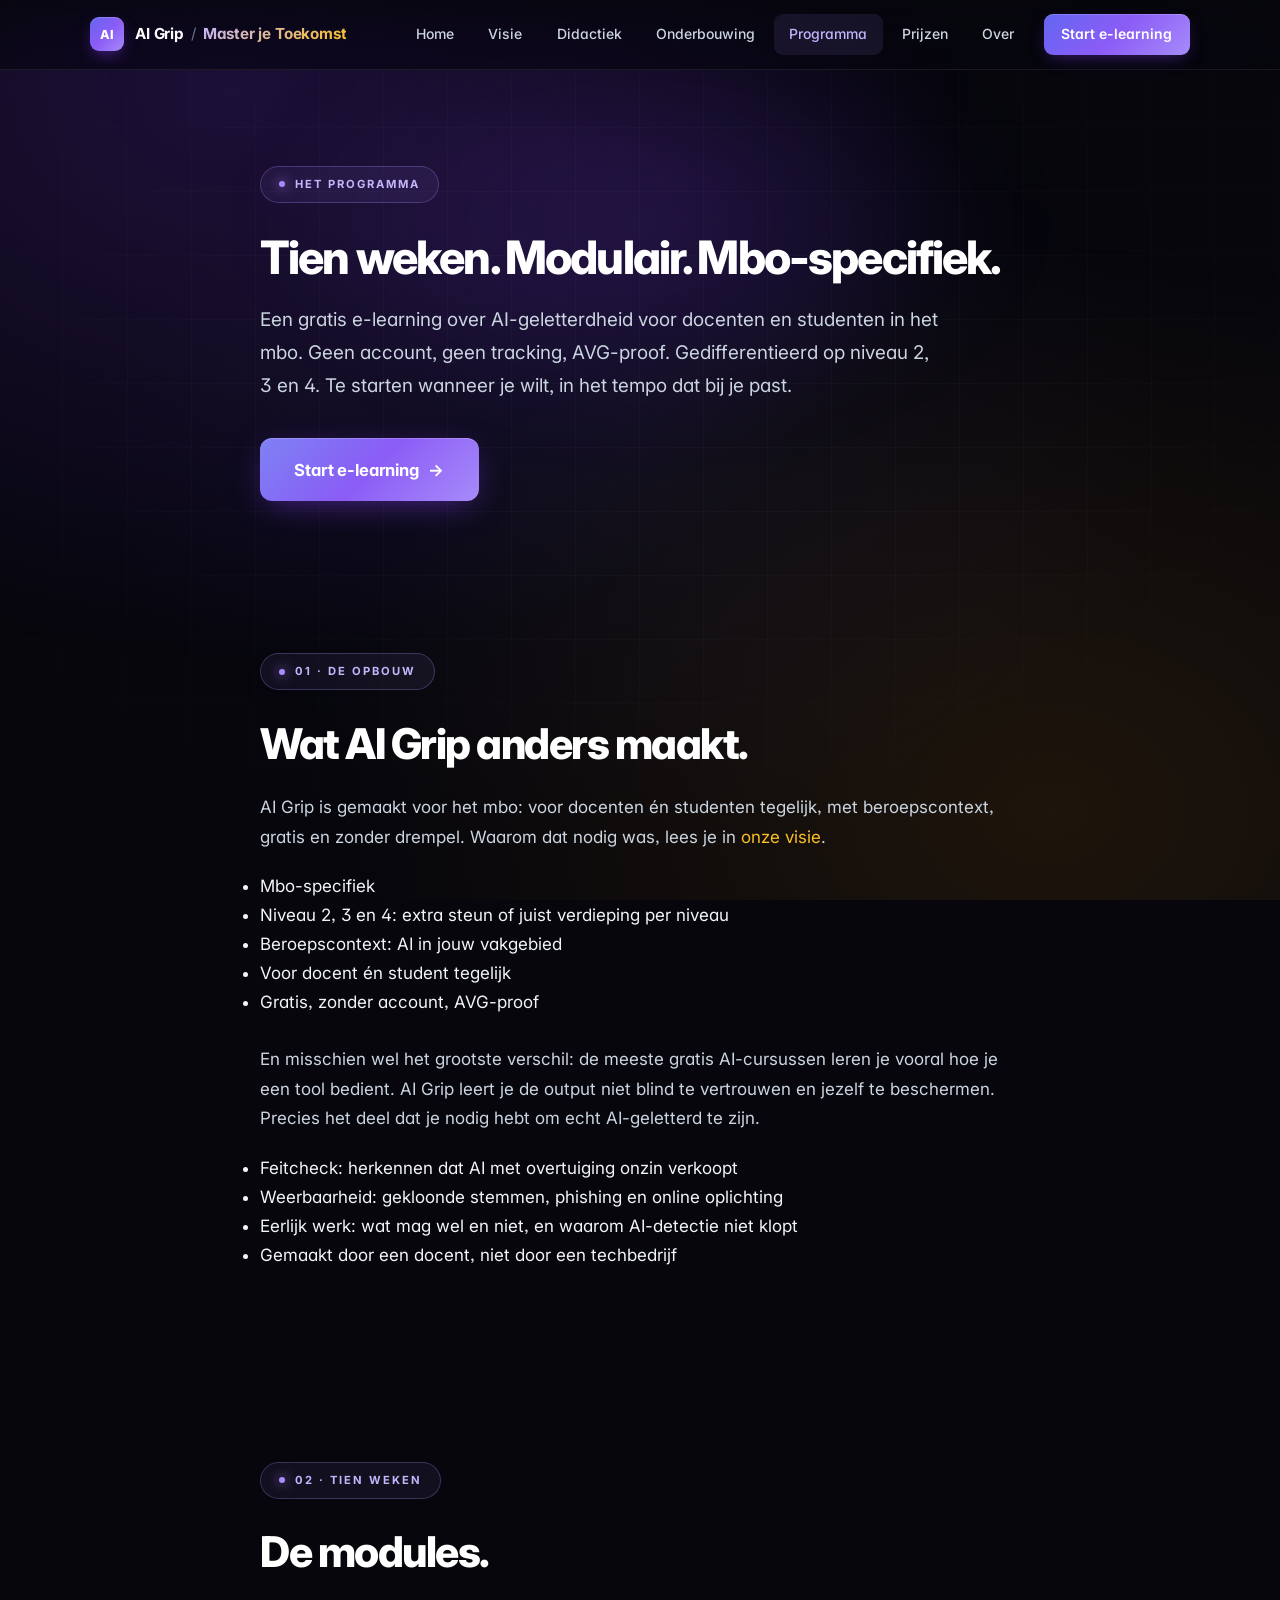
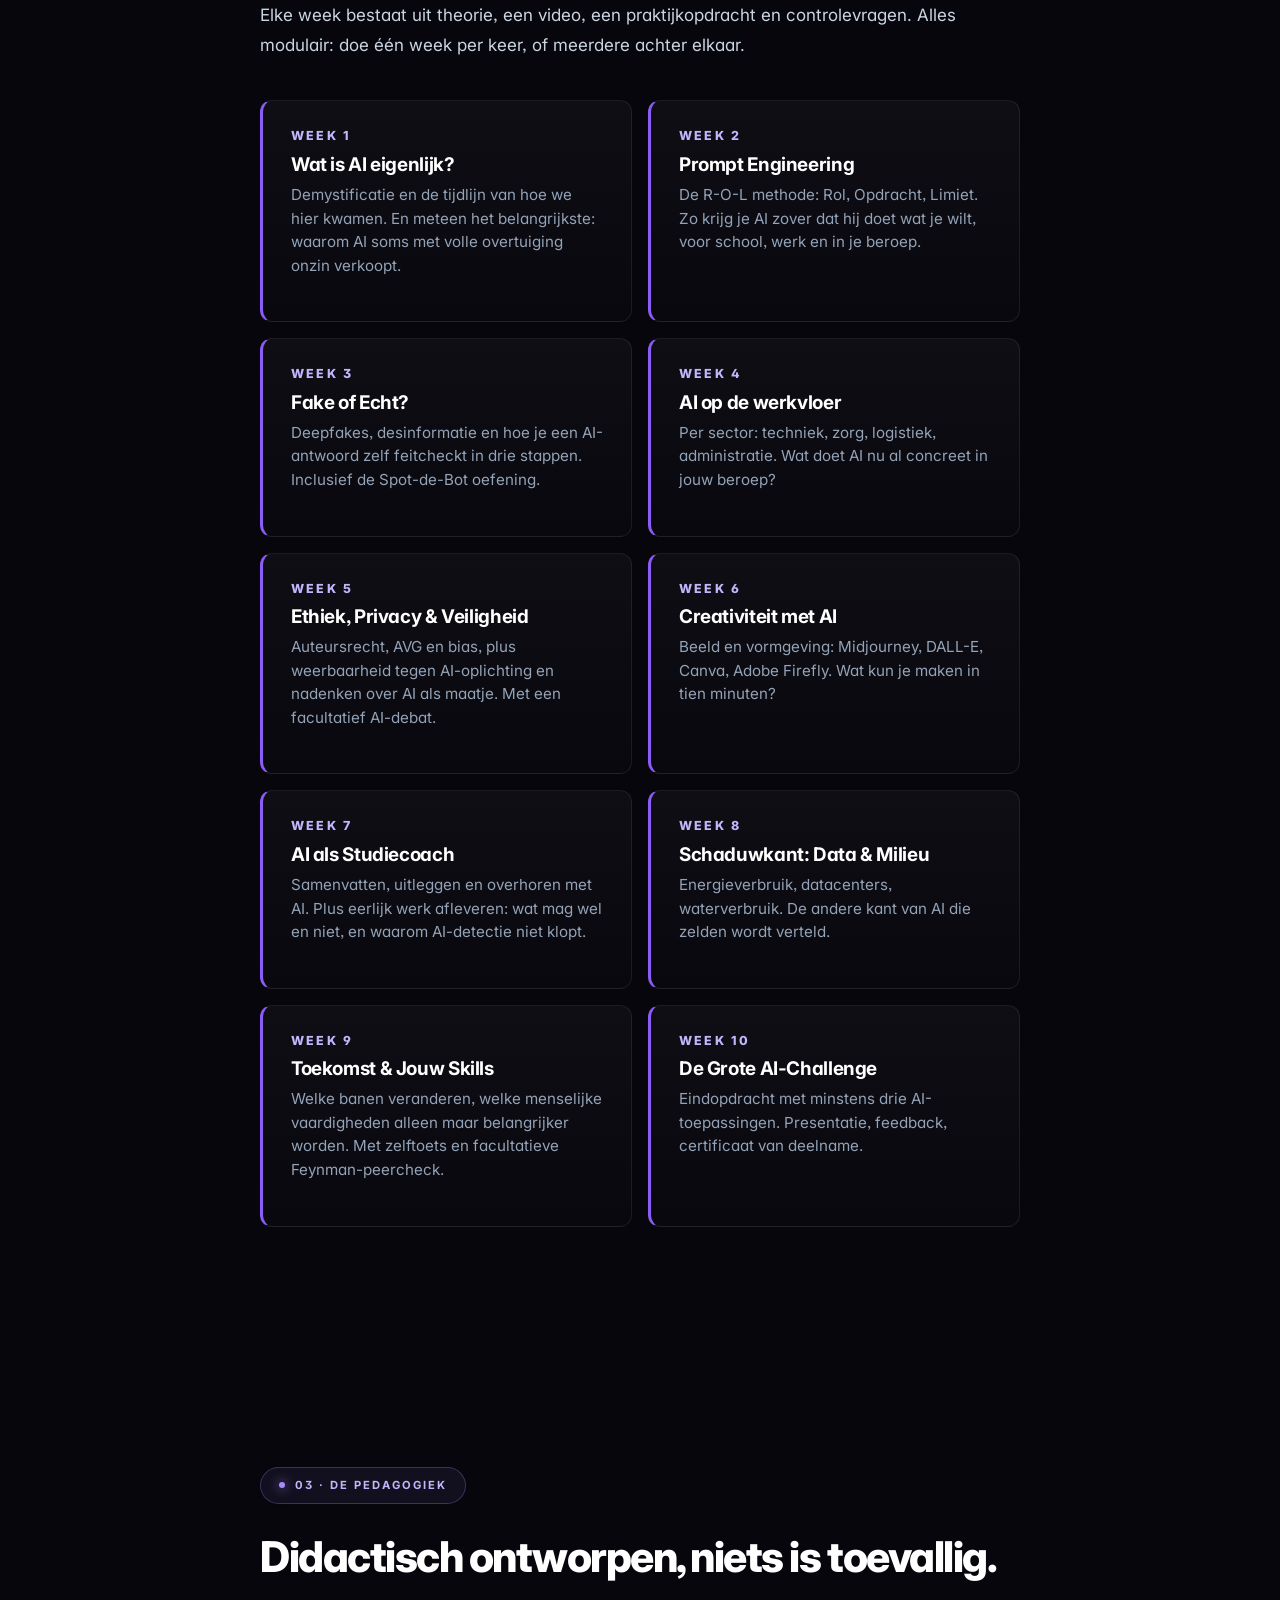
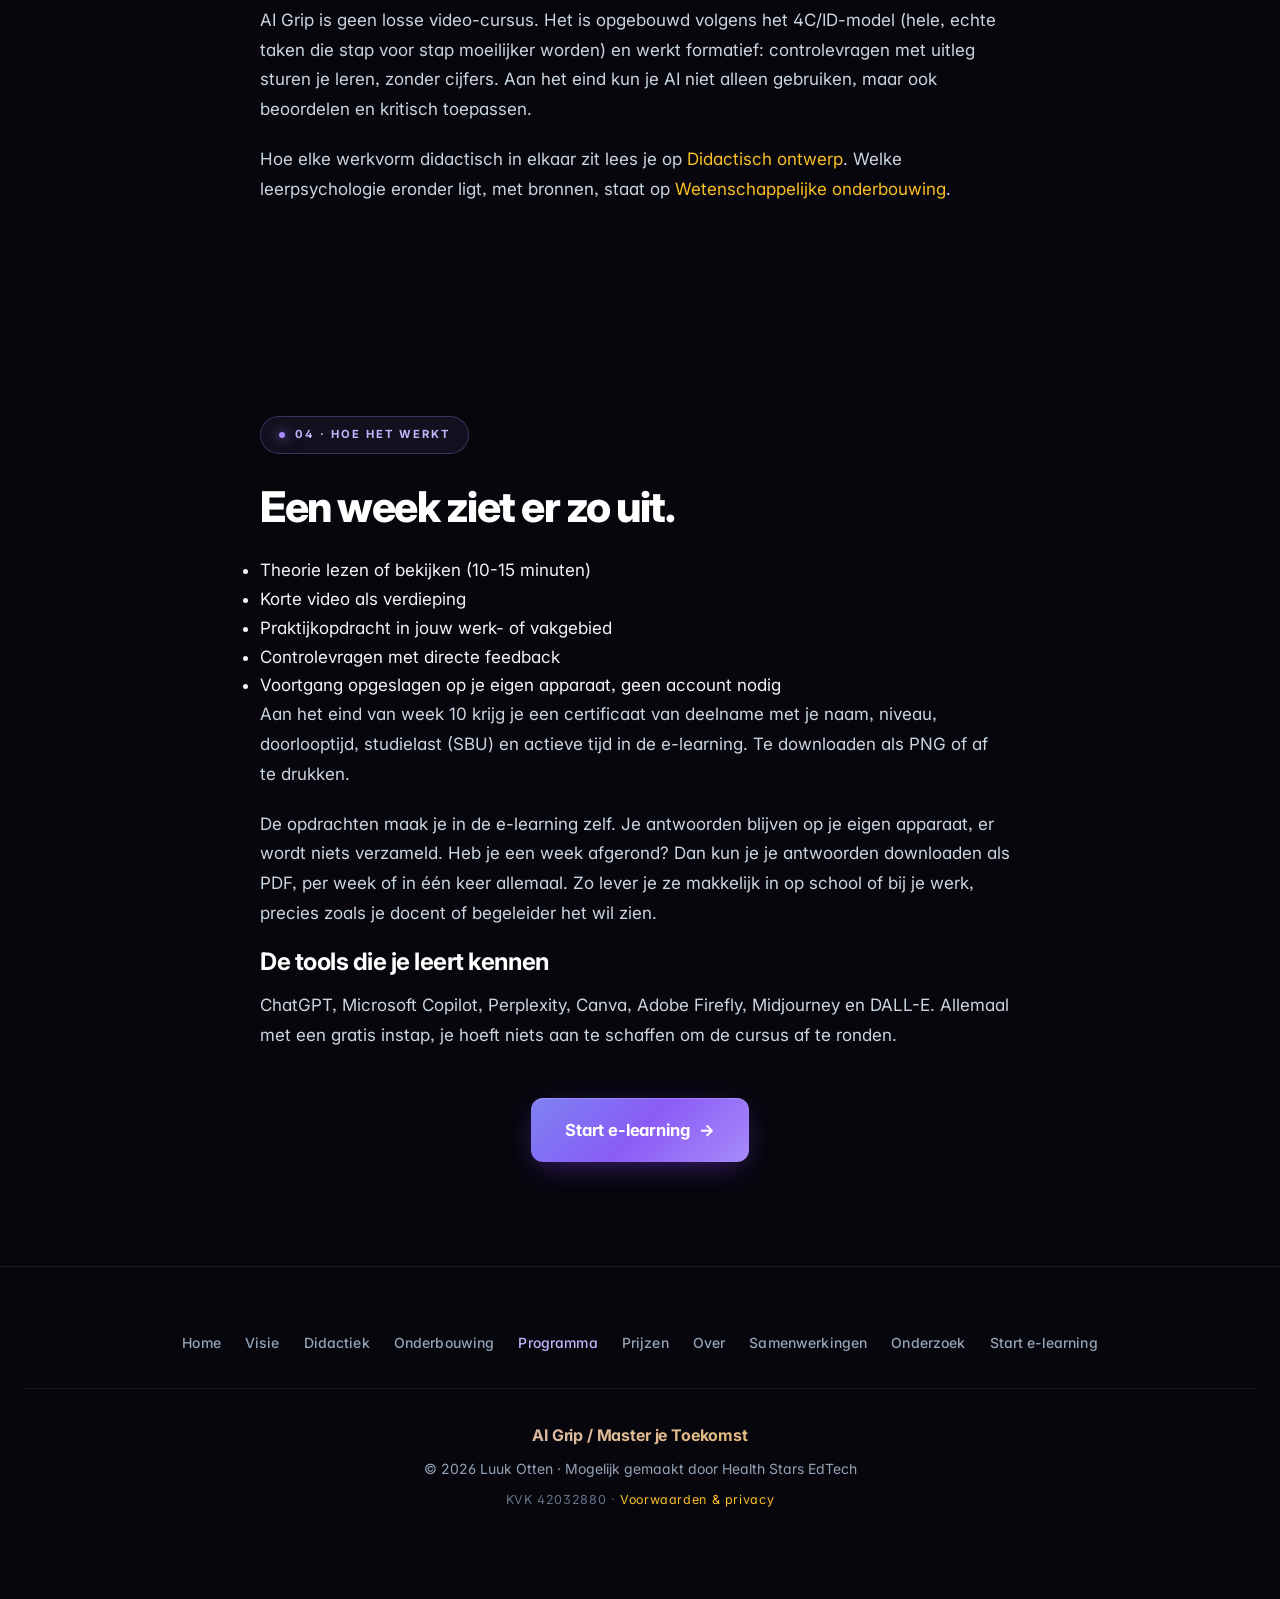
<file: programma/index.html>
<!DOCTYPE html>
<html lang="nl-NL">
<head>
<meta charset="UTF-8">
<meta name="viewport" content="width=device-width, initial-scale=1.0">
<title>Lesprogramma AI-geletterdheid mbo · 10 weken · AI Grip</title>
<meta name="description" content="Tien weken AI-geletterdheid voor docenten en studenten in het mbo. Modulair, gedifferentieerd op niveau 2, 3 en 4, opgebouwd volgens het 4CID-model.">
<meta name="author" content="Luuk Otten">
<meta name="robots" content="index, follow">
<meta name="dcterms.rights" content="© 2026 Luuk Otten. CC BY-NC-ND 4.0">
<link rel="canonical" href="https://ai-geletterdheid-mbo.nl/programma/">
<link rel="license" href="https://creativecommons.org/licenses/by-nc-nd/4.0/deed.nl">

<meta property="og:type" content="website">
<meta property="og:locale" content="nl_NL">
<meta property="og:url" content="https://ai-geletterdheid-mbo.nl/programma/">
<meta property="og:title" content="Het programma · AI-geletterdheid voor het mbo">
<meta property="og:description" content="Tien weken AI-geletterdheid voor docenten en studenten in het mbo. Modulair, gedifferentieerd op niveau 2, 3 en 4.">
<meta property="og:image" content="https://ai-geletterdheid-mbo.nl/og-image.png">
<meta property="og:image:width" content="1200">
<meta property="og:image:height" content="630">
<meta property="og:image:alt" content="AI Grip / Master je Toekomst, AI-geletterdheid voor het mbo">

<meta name="twitter:card" content="summary_large_image">
<meta name="twitter:title" content="Het programma · AI-geletterdheid voor het mbo">
<meta name="twitter:description" content="Tien weken AI-geletterdheid voor docenten en studenten in het mbo. Modulair, gedifferentieerd op niveau 2, 3 en 4.">
<meta name="twitter:image" content="https://ai-geletterdheid-mbo.nl/og-image.png">

<meta name="theme-color" content="#06060c">
<link rel="icon" type="image/svg+xml" href="/favicon.svg">

<script type="application/ld+json">
{
  "@context": "https://schema.org",
  "@type": "Course",
  "name": "AI Grip · Tien weken AI-geletterdheid voor het mbo",
  "description": "Modulair tienweekse e-learning AI-geletterdheid voor mbo-docenten en mbo-studenten op niveau 2, 3 en 4. Opgebouwd volgens het 4CID-model.",
  "provider": { "@type": "Person", "name": "Luuk Otten" },
  "inLanguage": "nl-NL",
  "educationalLevel": "Vocational education and training",
  "audience": { "@type": "EducationalAudience", "educationalRole": "teacher, student" },
  "offers": { "@type": "Offer", "price": "0", "priceCurrency": "EUR", "availability": "https://schema.org/InStock" },
  "url": "https://ai-geletterdheid-mbo.nl/aigrip/",
  "hasCourseInstance": {
    "@type": "CourseInstance",
    "courseMode": "online",
    "courseWorkload": "PT10W"
  }
}
</script>

<link rel="preconnect" href="https://fonts.googleapis.com">
<link rel="preconnect" href="https://fonts.gstatic.com" crossorigin>
<link href="https://fonts.googleapis.com/css2?family=Inter:wght@400;500;600;700;800&display=swap" rel="stylesheet">
<link rel="stylesheet" href="/style.css">
</head>
<body>

<a class="skip-link" href="#main">Direct naar inhoud</a>

<header class="site-header" role="banner">
  <div class="header-inner">
    <a href="/" class="brand-mark" aria-label="AI Grip, terug naar de startpagina">
      <span class="brand-logo" aria-hidden="true">AI</span>
      <span class="brand-name">AI Grip <span class="brand-divider">/</span> <span class="brand-accent">Master je Toekomst</span></span>
    </a>
    <nav class="site-nav" aria-label="Hoofdnavigatie">
      <a href="/" class="nav-link">Home</a>
      <a href="/visie/" class="nav-link">Visie</a>
      <a href="/didactiek/" class="nav-link">Didactiek</a>
      <a href="/onderbouwing/" class="nav-link">Onderbouwing</a>
      <a href="/programma/" class="nav-link active" aria-current="page">Programma</a>
      <a href="/prijzen/" class="nav-link">Prijzen</a>
      <a href="/over/" class="nav-link">Over</a>
      <a href="/aigrip/" class="nav-link nav-cta">Start e-learning</a>
    </nav>
  </div>
</header>

<main id="main" tabindex="-1">

<section class="page-hero">
  <div class="wrap">
    <span class="eyebrow">Het programma</span>
    <h1>Tien weken. Modulair. Mbo-specifiek.</h1>
    <p class="lead">Een gratis e-learning over AI-geletterdheid voor docenten en studenten in het mbo. Geen account, geen tracking, AVG-proof. Gedifferentieerd op niveau 2, 3 en 4. Te starten wanneer je wilt, in het tempo dat bij je past.</p>
    <div class="contact-row">
      <a href="/aigrip/" class="btn">Start e-learning <span class="arrow" aria-hidden="true">→</span></a>
    </div>
  </div>
</section>

<section>
  <div class="wrap">
    <span class="eyebrow">01 · De opbouw</span>
    <h2>Wat AI Grip anders maakt.</h2>
    <p>AI Grip is gemaakt voor het mbo: voor docenten én studenten tegelijk, met beroepscontext, gratis en zonder drempel. Waarom dat nodig was, lees je in <a href="/visie/">onze visie</a>.</p>

    <ul class="bewijs">
      <li>Mbo-specifiek</li>
      <li>Niveau 2, 3 en 4: extra steun of juist verdieping per niveau</li>
      <li>Beroepscontext: AI in jouw vakgebied</li>
      <li>Voor docent én student tegelijk</li>
      <li>Gratis, zonder account, AVG-proof</li>
    </ul>

    <p style="margin-top:1.75rem;">En misschien wel het grootste verschil: de meeste gratis AI-cursussen leren je vooral hoe je een tool bedient. AI Grip leert je de output niet blind te vertrouwen en jezelf te beschermen. Precies het deel dat je nodig hebt om echt AI-geletterd te zijn.</p>
    <ul class="bewijs">
      <li>Feitcheck: herkennen dat AI met overtuiging onzin verkoopt</li>
      <li>Weerbaarheid: gekloonde stemmen, phishing en online oplichting</li>
      <li>Eerlijk werk: wat mag wel en niet, en waarom AI-detectie niet klopt</li>
      <li>Gemaakt door een docent, niet door een techbedrijf</li>
    </ul>
  </div>
</section>

<section>
  <div class="wrap">
    <span class="eyebrow">02 · Tien weken</span>
    <h2>De modules.</h2>
    <p>Elke week bestaat uit theorie, een video, een praktijkopdracht en controlevragen. Alles modulair: doe één week per keer, of meerdere achter elkaar.</p>

    <div class="modules-grid">
      <div class="module-card">
        <div class="week-num">Week 1</div>
        <div class="week-titel">Wat is AI eigenlijk?</div>
        <p class="week-omschrijving">Demystificatie en de tijdlijn van hoe we hier kwamen. En meteen het belangrijkste: waarom AI soms met volle overtuiging onzin verkoopt.</p>
      </div>

      <div class="module-card">
        <div class="week-num">Week 2</div>
        <div class="week-titel">Prompt Engineering</div>
        <p class="week-omschrijving">De R-O-L methode: Rol, Opdracht, Limiet. Zo krijg je AI zover dat hij doet wat je wilt, voor school, werk en in je beroep.</p>
      </div>

      <div class="module-card">
        <div class="week-num">Week 3</div>
        <div class="week-titel">Fake of Echt?</div>
        <p class="week-omschrijving">Deepfakes, desinformatie en hoe je een AI-antwoord zelf feitcheckt in drie stappen. Inclusief de Spot-de-Bot oefening.</p>
      </div>

      <div class="module-card">
        <div class="week-num">Week 4</div>
        <div class="week-titel">AI op de werkvloer</div>
        <p class="week-omschrijving">Per sector: techniek, zorg, logistiek, administratie. Wat doet AI nu al concreet in jouw beroep?</p>
      </div>

      <div class="module-card">
        <div class="week-num">Week 5</div>
        <div class="week-titel">Ethiek, Privacy &amp; Veiligheid</div>
        <p class="week-omschrijving">Auteursrecht, AVG en bias, plus weerbaarheid tegen AI-oplichting en nadenken over AI als maatje. Met een facultatief AI-debat.</p>
      </div>

      <div class="module-card">
        <div class="week-num">Week 6</div>
        <div class="week-titel">Creativiteit met AI</div>
        <p class="week-omschrijving">Beeld en vormgeving: Midjourney, DALL-E, Canva, Adobe Firefly. Wat kun je maken in tien minuten?</p>
      </div>

      <div class="module-card">
        <div class="week-num">Week 7</div>
        <div class="week-titel">AI als Studiecoach</div>
        <p class="week-omschrijving">Samenvatten, uitleggen en overhoren met AI. Plus eerlijk werk afleveren: wat mag wel en niet, en waarom AI-detectie niet klopt.</p>
      </div>

      <div class="module-card">
        <div class="week-num">Week 8</div>
        <div class="week-titel">Schaduwkant: Data &amp; Milieu</div>
        <p class="week-omschrijving">Energieverbruik, datacenters, waterverbruik. De andere kant van AI die zelden wordt verteld.</p>
      </div>

      <div class="module-card">
        <div class="week-num">Week 9</div>
        <div class="week-titel">Toekomst &amp; Jouw Skills</div>
        <p class="week-omschrijving">Welke banen veranderen, welke menselijke vaardigheden alleen maar belangrijker worden. Met zelftoets en facultatieve Feynman-peercheck.</p>
      </div>

      <div class="module-card">
        <div class="week-num">Week 10</div>
        <div class="week-titel">De Grote AI-Challenge</div>
        <p class="week-omschrijving">Eindopdracht met minstens drie AI-toepassingen. Presentatie, feedback, certificaat van deelname.</p>
      </div>
    </div>
  </div>
</section>

<section>
  <div class="wrap">
    <span class="eyebrow">03 · De pedagogiek</span>
    <h2>Didactisch ontworpen, niets is toevallig.</h2>
    <p>AI Grip is geen losse video-cursus. Het is opgebouwd volgens het 4C/ID-model (hele, echte taken die stap voor stap moeilijker worden) en werkt formatief: controlevragen met uitleg sturen je leren, zonder cijfers. Aan het eind kun je AI niet alleen gebruiken, maar ook beoordelen en kritisch toepassen.</p>
    <p>Hoe elke werkvorm didactisch in elkaar zit lees je op <a href="/didactiek/">Didactisch ontwerp</a>. Welke leerpsychologie eronder ligt, met bronnen, staat op <a href="/onderbouwing/">Wetenschappelijke onderbouwing</a>.</p>
  </div>
</section>

<section>
  <div class="wrap">
    <span class="eyebrow">04 · Hoe het werkt</span>
    <h2>Een week ziet er zo uit.</h2>
    <ul class="bewijs">
      <li>Theorie lezen of bekijken (10-15 minuten)</li>
      <li>Korte video als verdieping</li>
      <li>Praktijkopdracht in jouw werk- of vakgebied</li>
      <li>Controlevragen met directe feedback</li>
      <li>Voortgang opgeslagen op je eigen apparaat, geen account nodig</li>
    </ul>

    <p>Aan het eind van week 10 krijg je een certificaat van deelname met je naam, niveau, doorlooptijd, studielast (SBU) en actieve tijd in de e-learning. Te downloaden als PNG of af te drukken.</p>

    <p>De opdrachten maak je in de e-learning zelf. Je antwoorden blijven op je eigen apparaat, er wordt niets verzameld. Heb je een week afgerond? Dan kun je je antwoorden downloaden als PDF, per week of in één keer allemaal. Zo lever je ze makkelijk in op school of bij je werk, precies zoals je docent of begeleider het wil zien.</p>

    <h3>De tools die je leert kennen</h3>
    <p>ChatGPT, Microsoft Copilot, Perplexity, Canva, Adobe Firefly, Midjourney en DALL-E. Allemaal met een gratis instap, je hoeft niets aan te schaffen om de cursus af te ronden.</p>

    <div class="cta-mid">
      <a href="/aigrip/" class="btn">Start e-learning <span class="arrow" aria-hidden="true">→</span></a>
    </div>
  </div>
</section>

</main>

<footer>
  <nav class="nav">
    <a href="/">Home</a>
    <a href="/visie/">Visie</a>
    <a href="/didactiek/">Didactiek</a>
    <a href="/onderbouwing/">Onderbouwing</a>
    <a href="/programma/" class="active">Programma</a>
    <a href="/prijzen/">Prijzen</a>
    <a href="/over/">Over</a>
    <a href="/samenwerkingen/">Samenwerkingen</a>
    <a href="/onderzoek/">Onderzoek</a>
    <a href="/aigrip/">Start e-learning</a>
  </nav>
  <p class="brand">AI Grip / Master je Toekomst</p>
  <p>© 2026 Luuk Otten · Mogelijk gemaakt door Health Stars EdTech</p>
  <p class="footer-meta">KVK 42032880 · <a href="/voorwaarden/">Voorwaarden &amp; privacy</a></p>
</footer>

<script>
(function(){
  if (!('IntersectionObserver' in window) || matchMedia('(prefers-reduced-motion: reduce)').matches) return;
  const sections = document.querySelectorAll('main > section');
  sections.forEach(function(s){ s.classList.add('reveal'); });
  const io = new IntersectionObserver(function(entries){
    entries.forEach(function(e){
      if (e.isIntersecting) { e.target.classList.add('in-view'); io.unobserve(e.target); }
    });
  }, { rootMargin: '0px 0px -8% 0px', threshold: 0.05 });
  sections.forEach(function(s){ io.observe(s); });
})();
</script>
</body>
</html>
</file>
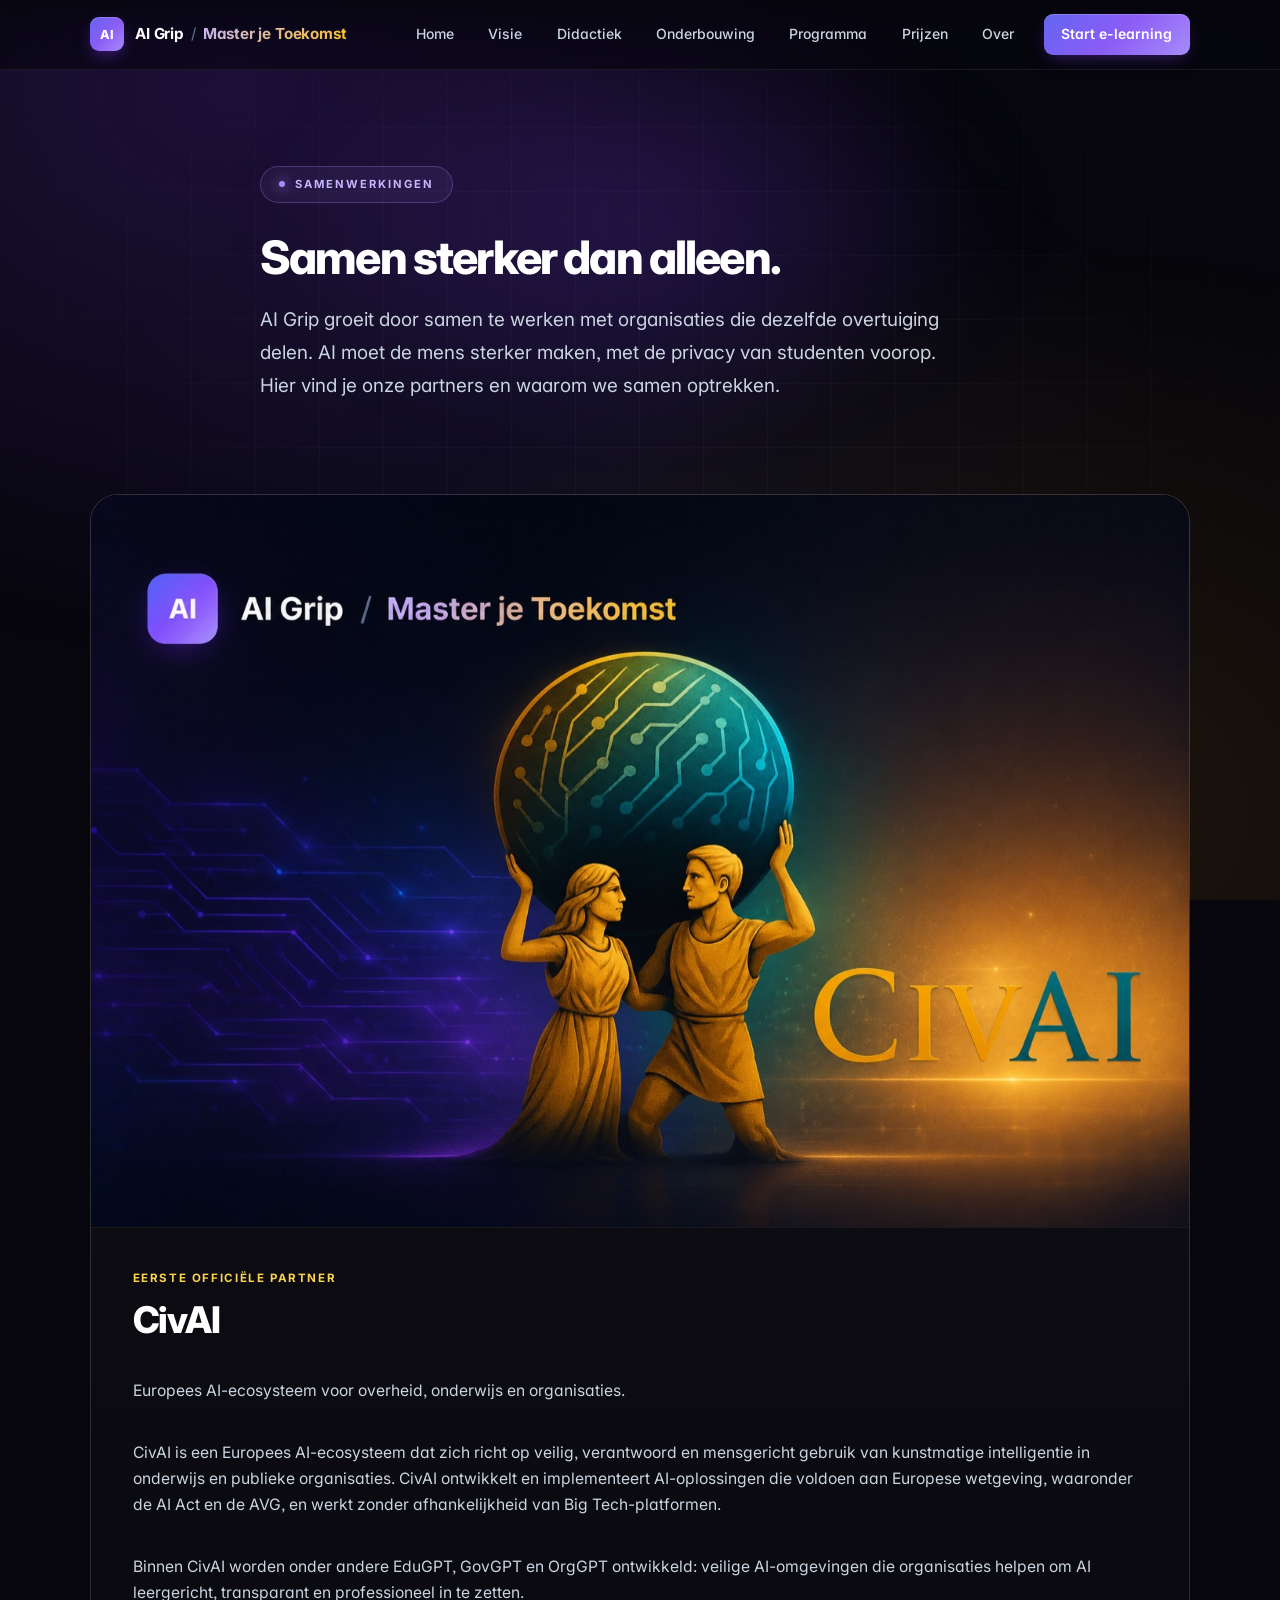
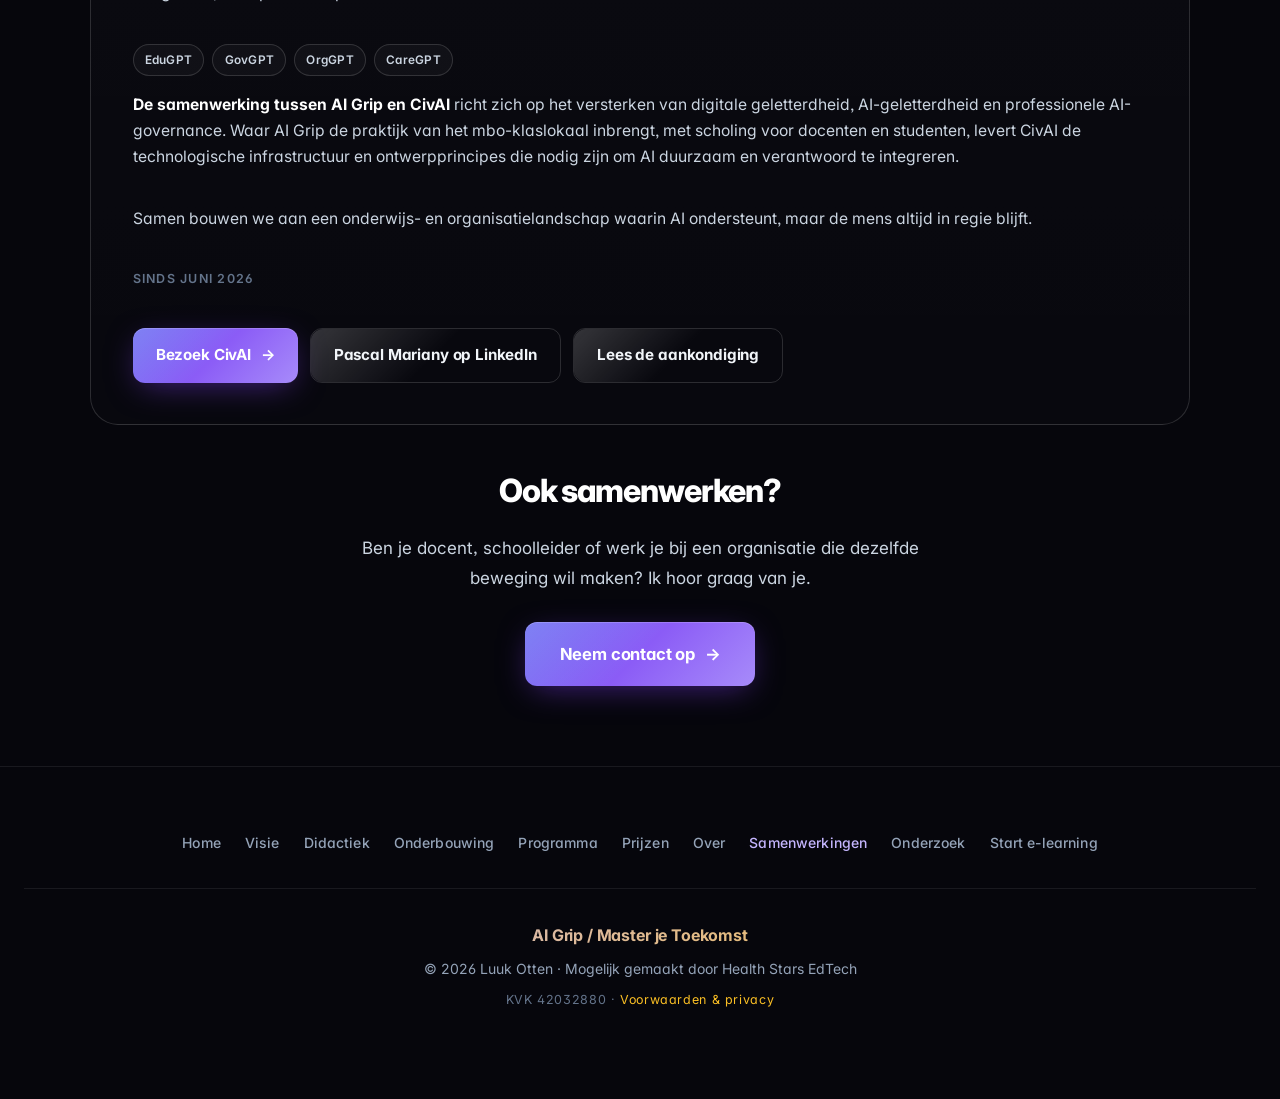
<file: samenwerkingen/index.html>
<!DOCTYPE html>
<html lang="nl-NL">
<head>
<meta charset="UTF-8">
<meta name="viewport" content="width=device-width, initial-scale=1.0">
<title>Partners van AI Grip · Samenwerking met CivAI</title>
<meta name="description" content="Met wie werkt AI Grip samen? Partners die geloven dat AI de mens sterker maakt, met de privacy van studenten voorop. De eerste samenwerking is met CivAI.">
<meta name="author" content="Luuk Otten">
<meta name="robots" content="index, follow">
<meta name="dcterms.rights" content="© 2026 Luuk Otten. CC BY-NC-ND 4.0">
<link rel="canonical" href="https://ai-geletterdheid-mbo.nl/samenwerkingen/">
<link rel="license" href="https://creativecommons.org/licenses/by-nc-nd/4.0/deed.nl">

<meta property="og:type" content="website">
<meta property="og:locale" content="nl_NL">
<meta property="og:url" content="https://ai-geletterdheid-mbo.nl/samenwerkingen/">
<meta property="og:title" content="Samenwerkingen · AI Grip / Master je Toekomst">
<meta property="og:description" content="Onze partners delen dezelfde overtuiging: AI moet de mens sterker maken, met de privacy van studenten voorop. De eerste officiële samenwerking is met CivAI.">
<meta property="og:site_name" content="AI-geletterdheid voor het mbo">
<meta property="og:image" content="https://ai-geletterdheid-mbo.nl/samenwerkingen/civai-aigrip.jpg">
<meta property="og:image:width" content="1400">
<meta property="og:image:height" content="933">
<meta property="og:image:alt" content="AI Grip en CivAI dragen samen de wereld, twee figuren met een digitale wereldbol">
<meta name="twitter:card" content="summary_large_image">
<meta name="twitter:title" content="Samenwerkingen · AI Grip / Master je Toekomst">
<meta name="twitter:description" content="Onze partners delen dezelfde overtuiging: AI moet de mens sterker maken, met de privacy van studenten voorop.">
<meta name="twitter:image" content="https://ai-geletterdheid-mbo.nl/samenwerkingen/civai-aigrip.jpg">

<meta name="theme-color" content="#06060c">
<link rel="icon" type="image/svg+xml" href="/favicon.svg">

<link rel="preconnect" href="https://fonts.googleapis.com">
<link rel="preconnect" href="https://fonts.gstatic.com" crossorigin>
<link href="https://fonts.googleapis.com/css2?family=Inter:wght@400;500;600;700;800&display=swap" rel="stylesheet">

<link rel="stylesheet" href="/style.css">

<script type="application/ld+json">
{
  "@context": "https://schema.org",
  "@type": "WebPage",
  "name": "Samenwerkingen · AI Grip / Master je Toekomst",
  "url": "https://ai-geletterdheid-mbo.nl/samenwerkingen/",
  "description": "De partners van AI Grip en waarom we samen optrekken. De eerste officiële samenwerking is met CivAI.",
  "inLanguage": "nl-NL",
  "isPartOf": { "@type": "WebSite", "name": "AI-geletterdheid voor het mbo", "url": "https://ai-geletterdheid-mbo.nl/" },
  "mentions": {
    "@type": "Organization",
    "name": "CivAI",
    "url": "https://www.civai.eu/",
    "description": "Europees AI-ecosysteem voor overheid, onderwijs en organisaties."
  }
}
</script>

<style>
  /* === SAMENWERKINGEN === */
  .partners { padding: 1rem 1.5rem 5rem; }
  .partner-list {
    max-width: var(--max-w-wide);
    margin: 0 auto;
    display: flex;
    flex-direction: column;
    gap: 2rem;
  }

  .partner {
    display: block;
    background: linear-gradient(180deg, rgba(255,255,255,0.04) 0%, rgba(255,255,255,0.012) 100%);
    border: 1px solid var(--border-strong);
    border-radius: var(--radius-lg);
    overflow: hidden;
    transition: var(--transition);
  }
  .partner:hover { transform: translateY(-3px); border-color: rgba(255,255,255,0.2); }

  /* Volledig beeld, nooit bijsnijden: beide logo's moeten heel blijven */
  .partner-media { background: var(--bg-deep); line-height: 0; border-bottom: 1px solid var(--border); }
  .partner-media img { width: 100%; height: auto; display: block; }

  .partner-body {
    padding: clamp(1.7rem, 3.4vw, 2.6rem);
    display: flex;
    flex-direction: column;
    gap: 1rem;
  }
  .partner-eyebrow {
    font-size: 0.72rem;
    font-weight: 700;
    letter-spacing: 0.14em;
    text-transform: uppercase;
    color: var(--amber-300);
  }
  .partner-name {
    font-size: clamp(1.8rem, 3.2vw, 2.3rem);
    font-weight: 800;
    letter-spacing: -0.03em;
    line-height: 1;
    color: var(--white);
    margin-top: -0.2rem;
  }
  .partner-tag { color: var(--text-secondary); font-size: 1.02rem; line-height: 1.5; text-wrap: pretty; }
  .partner-body p { color: var(--text-secondary); font-size: 0.98rem; line-height: 1.65; text-wrap: pretty; }
  .partner-body p b { color: var(--white); font-weight: 700; }

  .partner-pills { display: flex; flex-wrap: wrap; gap: 0.5rem; margin-top: 0.15rem; }
  .partner-pills span {
    font-size: 0.74rem;
    font-weight: 600;
    letter-spacing: 0.02em;
    color: var(--text-secondary);
    padding: 0.32rem 0.7rem;
    border: 1px solid var(--border-strong);
    border-radius: 999px;
    background: rgba(255,255,255,0.03);
  }

  .partner-meta { font-size: 0.78rem; letter-spacing: 0.1em; text-transform: uppercase; color: var(--text-faint); font-weight: 600; }

  .partner-foot { margin-top: auto; padding-top: 1.4rem; display: flex; flex-wrap: wrap; gap: 0.75rem; }
  .partner-foot .btn { font-size: 0.95rem; padding: 0.85rem 1.45rem; }
  @media (max-width: 520px) {
    .partner-foot { flex-direction: column; align-items: stretch; }
    .partner-foot .btn { width: 100%; justify-content: center; }
  }

  /* Uitnodiging onderaan */
  .samen-cta { max-width: var(--max-w); margin: 3rem auto 0; text-align: center; }
  .samen-cta h2 { font-size: clamp(1.5rem, 3vw, 2rem); }
  .samen-cta p { color: var(--text-secondary); margin: 0.9rem auto 1.8rem; max-width: 560px; text-wrap: pretty; }
</style>
</head>
<body>

<a class="skip-link" href="#main">Direct naar inhoud</a>

<header class="site-header" role="banner">
  <div class="header-inner">
    <a href="/" class="brand-mark" aria-label="AI Grip, terug naar de startpagina">
      <span class="brand-logo" aria-hidden="true">AI</span>
      <span class="brand-name">AI Grip <span class="brand-divider">/</span> <span class="brand-accent">Master je Toekomst</span></span>
    </a>
    <nav class="site-nav" aria-label="Hoofdnavigatie">
      <a href="/" class="nav-link">Home</a>
      <a href="/visie/" class="nav-link">Visie</a>
      <a href="/didactiek/" class="nav-link">Didactiek</a>
      <a href="/onderbouwing/" class="nav-link">Onderbouwing</a>
      <a href="/programma/" class="nav-link">Programma</a>
      <a href="/prijzen/" class="nav-link">Prijzen</a>
      <a href="/over/" class="nav-link">Over</a>
      <a href="/aigrip/" class="nav-link nav-cta">Start e-learning</a>
    </nav>
  </div>
</header>

<main id="main" tabindex="-1">

<section class="page-hero">
  <div class="wrap">
    <span class="eyebrow">Samenwerkingen</span>
    <h1>Samen sterker dan alleen.</h1>
    <p class="lead">AI Grip groeit door samen te werken met organisaties die dezelfde overtuiging delen. AI moet de mens sterker maken, met de privacy van studenten voorop. Hier vind je onze partners en waarom we samen optrekken.</p>
  </div>
</section>

<section class="partners">
  <div class="partner-list">

    <!-- CivAI -->
    <article class="partner" aria-labelledby="partner-civai-naam">
      <div class="partner-media">
        <img src="/samenwerkingen/civai-aigrip.jpg" alt="AI Grip en CivAI dragen samen een digitale wereldbol, twee figuren in goud tegen een donkere achtergrond" width="1400" height="933" loading="lazy" decoding="async">
      </div>
      <div class="partner-body">
        <span class="partner-eyebrow">Eerste officiële partner</span>
        <h2 class="partner-name" id="partner-civai-naam">CivAI</h2>
        <p class="partner-tag">Europees AI-ecosysteem voor overheid, onderwijs en organisaties.</p>

        <p>CivAI is een Europees AI-ecosysteem dat zich richt op veilig, verantwoord en mensgericht gebruik van kunstmatige intelligentie in onderwijs en publieke organisaties. CivAI ontwikkelt en implementeert AI-oplossingen die voldoen aan Europese wetgeving, waaronder de AI Act en de AVG, en werkt zonder afhankelijkheid van Big Tech-platformen.</p>

        <p>Binnen CivAI worden onder andere EduGPT, GovGPT en OrgGPT ontwikkeld: veilige AI-omgevingen die organisaties helpen om AI leergericht, transparant en professioneel in te zetten.</p>

        <div class="partner-pills" aria-label="Producten van CivAI">
          <span>EduGPT</span>
          <span>GovGPT</span>
          <span>OrgGPT</span>
          <span>CareGPT</span>
        </div>

        <p><b>De samenwerking tussen AI Grip en CivAI</b> richt zich op het versterken van digitale geletterdheid, AI-geletterdheid en professionele AI-governance. Waar AI Grip de praktijk van het mbo-klaslokaal inbrengt, met scholing voor docenten en studenten, levert CivAI de technologische infrastructuur en ontwerpprincipes die nodig zijn om AI duurzaam en verantwoord te integreren.</p>

        <p>Samen bouwen we aan een onderwijs- en organisatielandschap waarin AI ondersteunt, maar de mens altijd in regie blijft.</p>

        <span class="partner-meta">Sinds juni 2026</span>

        <div class="partner-foot">
          <a href="https://www.civai.eu/" target="_blank" rel="noopener" class="btn">Bezoek CivAI <span class="arrow" aria-hidden="true">→</span></a>
          <a href="https://www.linkedin.com/in/pascalmariany/" target="_blank" rel="noopener" class="btn secondary">Pascal Mariany op LinkedIn</a>
          <a href="https://www.civai.eu/?artikel=29" target="_blank" rel="noopener" class="btn secondary">Lees de aankondiging</a>
        </div>
      </div>
    </article>

  </div>

  <div class="samen-cta">
    <h2>Ook samenwerken?</h2>
    <p>Ben je docent, schoolleider of werk je bij een organisatie die dezelfde beweging wil maken? Ik hoor graag van je.</p>
    <a href="mailto:aigrip@healthstars.nl?subject=Samenwerken%20met%20AI%20Grip" class="btn">Neem contact op <span class="arrow" aria-hidden="true">→</span></a>
  </div>
</section>

</main>

<footer>
  <nav class="nav">
    <a href="/">Home</a>
    <a href="/visie/">Visie</a>
    <a href="/didactiek/">Didactiek</a>
    <a href="/onderbouwing/">Onderbouwing</a>
    <a href="/programma/">Programma</a>
    <a href="/prijzen/">Prijzen</a>
    <a href="/over/">Over</a>
    <a href="/samenwerkingen/" class="active">Samenwerkingen</a>
    <a href="/onderzoek/">Onderzoek</a>
    <a href="/aigrip/">Start e-learning</a>
  </nav>
  <p class="brand">AI Grip / Master je Toekomst</p>
  <p>© 2026 Luuk Otten · Mogelijk gemaakt door Health Stars EdTech</p>
  <p class="footer-meta">KVK 42032880 · <a href="/voorwaarden/">Voorwaarden &amp; privacy</a></p>
</footer>

<script>
(function(){
  if (!('IntersectionObserver' in window) || matchMedia('(prefers-reduced-motion: reduce)').matches) return;
  const sections = document.querySelectorAll('main > section');
  sections.forEach(function(s){ s.classList.add('reveal'); });
  const io = new IntersectionObserver(function(entries){
    entries.forEach(function(e){
      if (e.isIntersecting) { e.target.classList.add('in-view'); io.unobserve(e.target); }
    });
  }, { rootMargin: '0px 0px -8% 0px', threshold: 0.05 });
  sections.forEach(function(s){ io.observe(s); });
})();
</script>
</body>
</html>
</file>
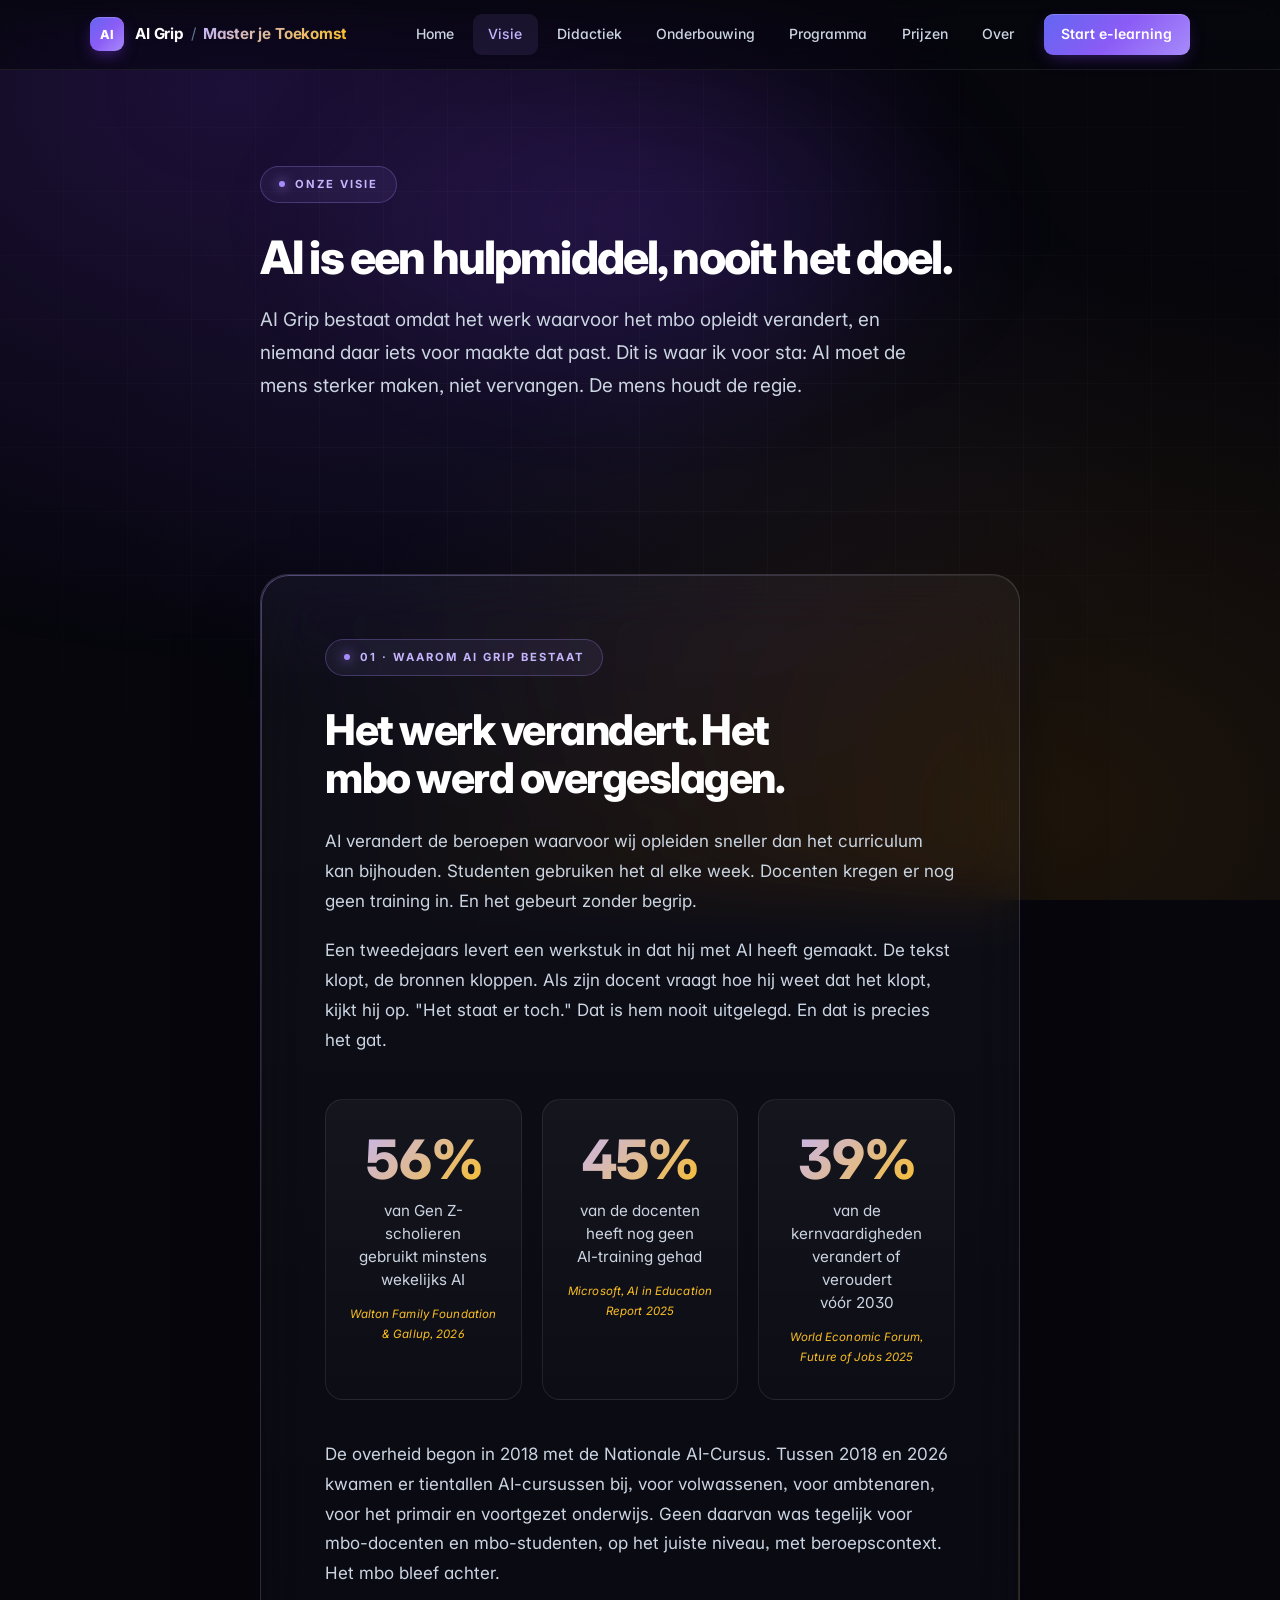
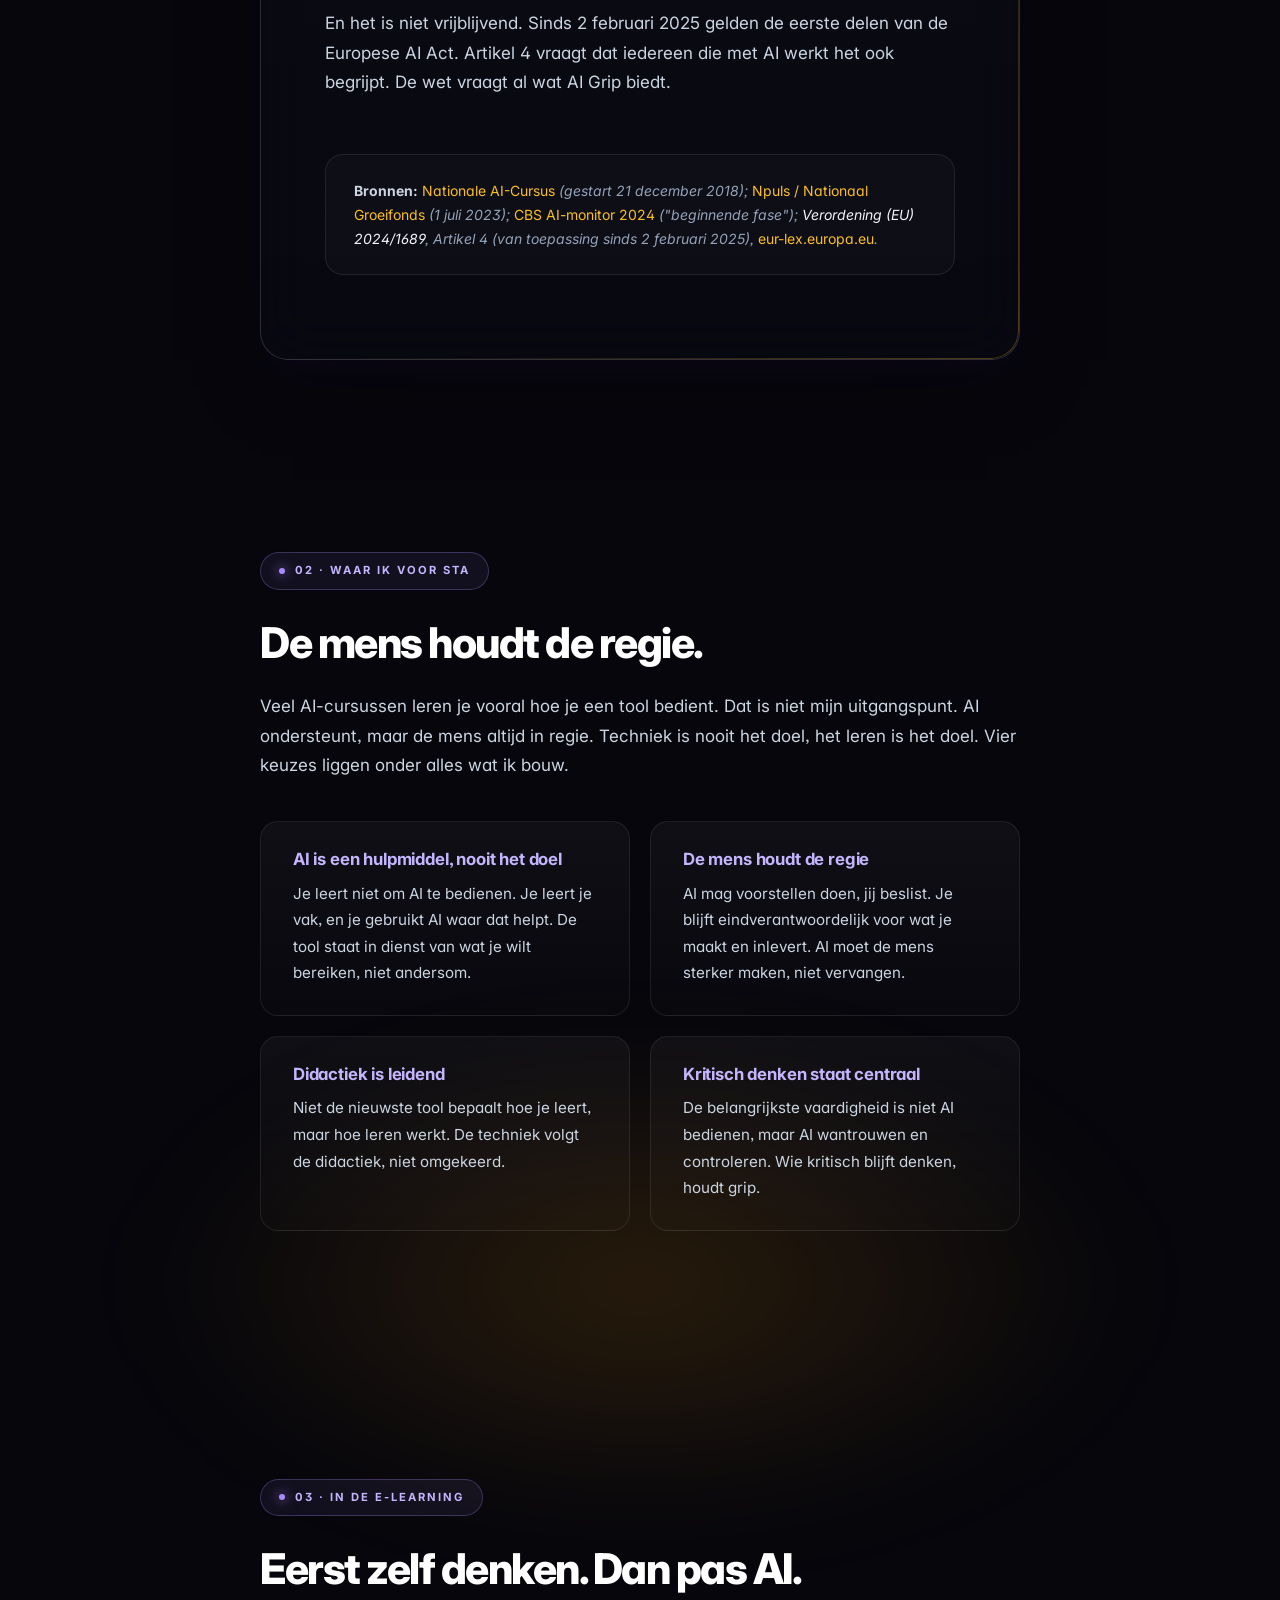
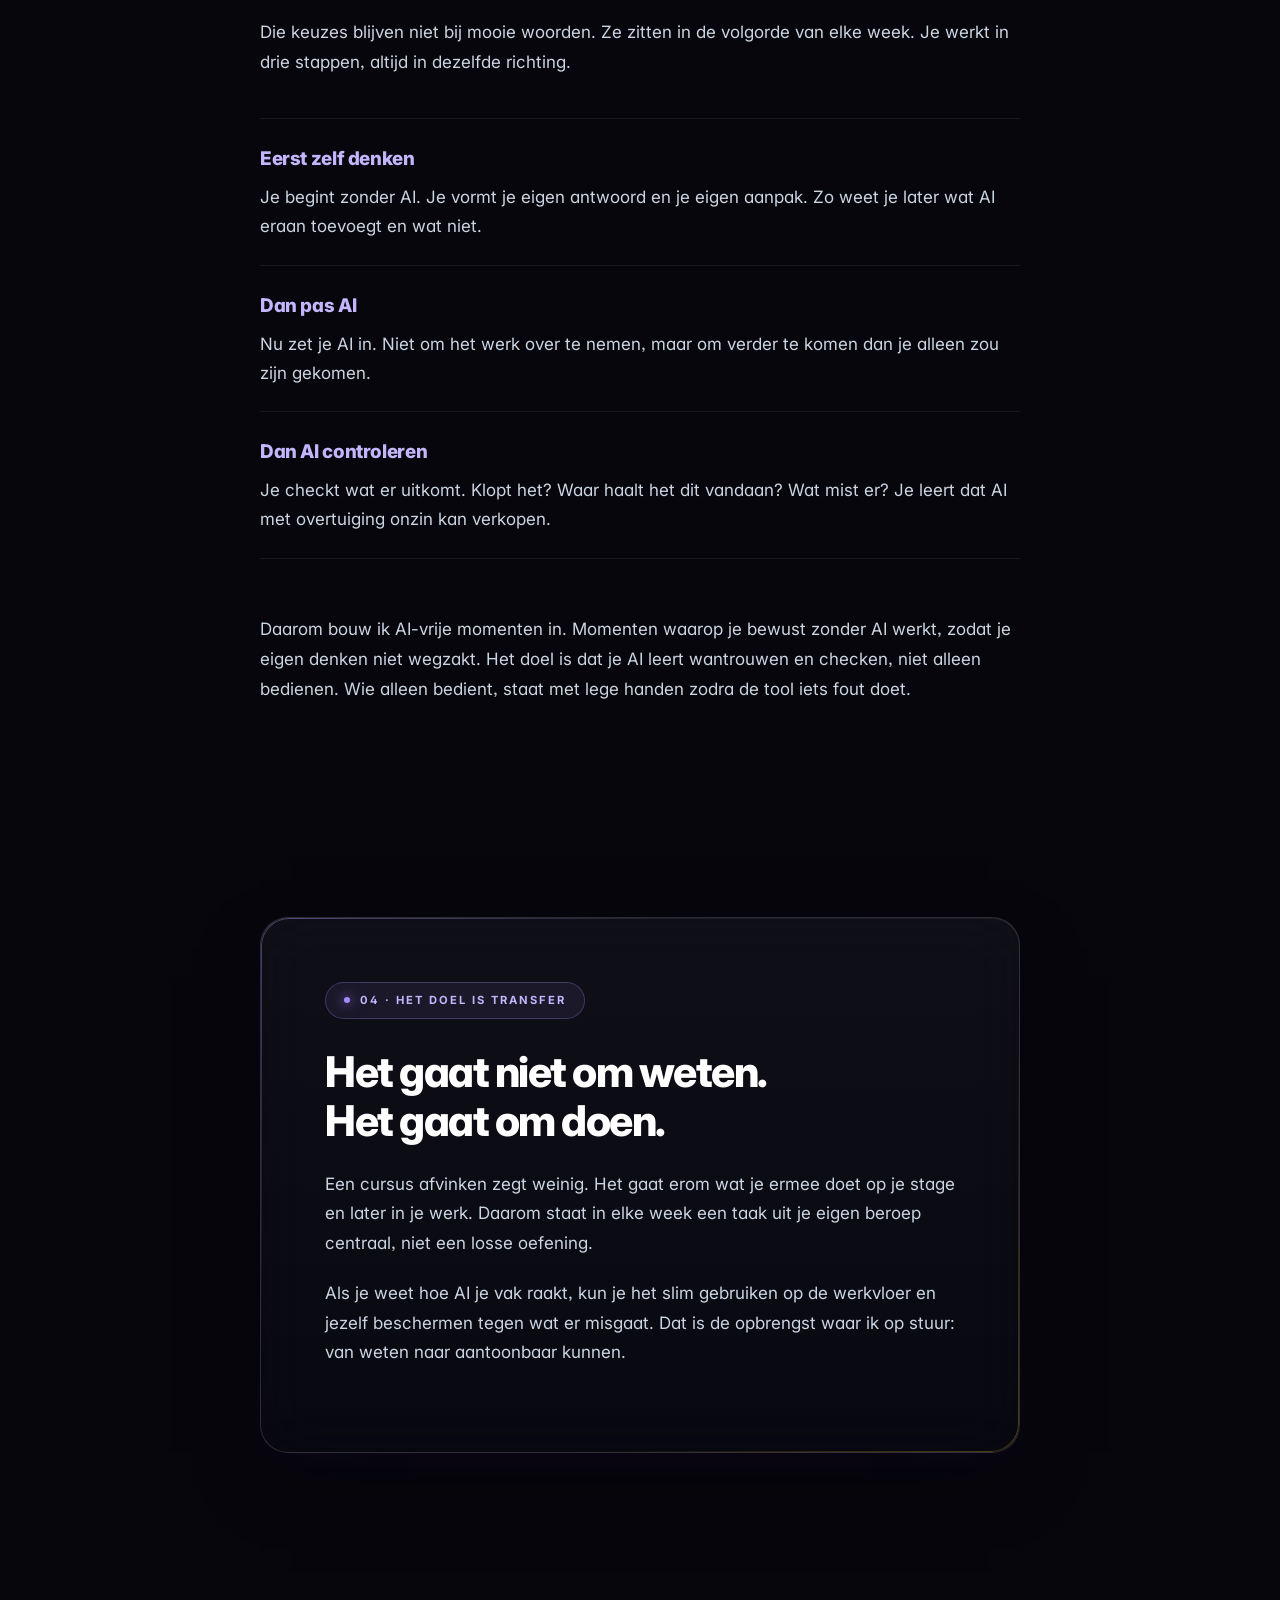
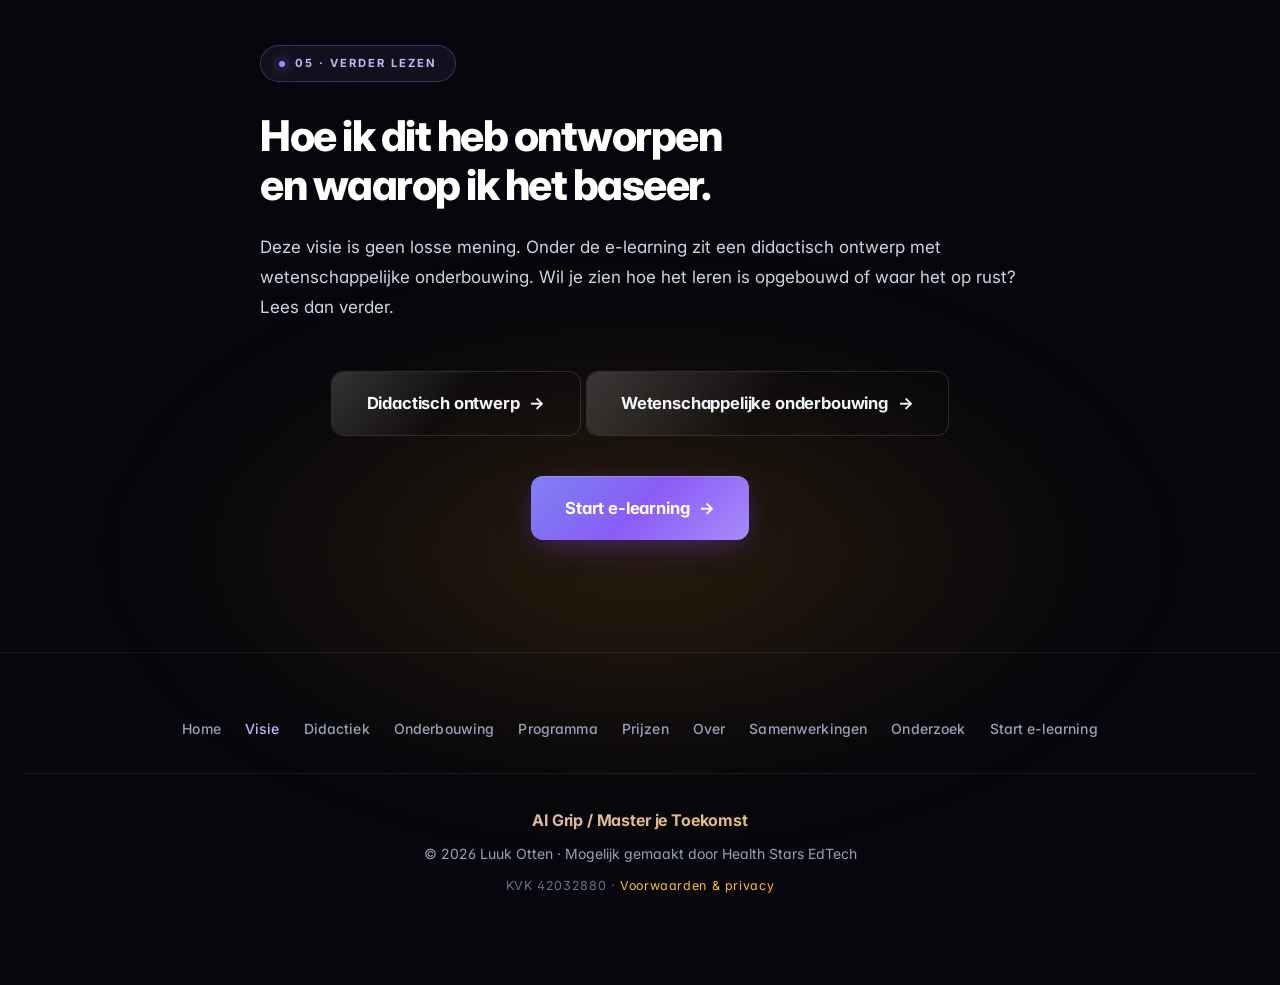
<file: visie/index.html>
<!DOCTYPE html>
<html lang="nl-NL">
<head>
<meta charset="UTF-8">
<meta name="viewport" content="width=device-width, initial-scale=1.0">
<title>Onze visie op AI-geletterdheid in het mbo · AI Grip</title>
<meta name="description" content="Waarom AI Grip bestaat en waar het voor staat. AI is een hulpmiddel, nooit het doel. De mens houdt de regie, didactiek is leidend en kritisch denken staat centraal.">
<meta name="author" content="Luuk Otten">
<meta name="robots" content="index, follow">
<meta name="dcterms.rights" content="© 2026 Luuk Otten. CC BY-NC-ND 4.0">
<link rel="canonical" href="https://ai-geletterdheid-mbo.nl/visie/">
<link rel="license" href="https://creativecommons.org/licenses/by-nc-nd/4.0/deed.nl">

<meta property="og:type" content="website">
<meta property="og:locale" content="nl_NL">
<meta property="og:url" content="https://ai-geletterdheid-mbo.nl/visie/">
<meta property="og:title" content="Onze visie op AI in het mbo · AI Grip">
<meta property="og:description" content="Waarom AI Grip bestaat en waar het voor staat. AI is een hulpmiddel, nooit het doel. De mens houdt de regie.">
<meta property="og:image" content="https://ai-geletterdheid-mbo.nl/og-image.png">
<meta property="og:image:width" content="1200">
<meta property="og:image:height" content="630">
<meta property="og:image:alt" content="AI Grip / Master je Toekomst, AI-geletterdheid voor het mbo">

<meta name="twitter:card" content="summary_large_image">
<meta name="twitter:title" content="Onze visie op AI in het mbo · AI Grip">
<meta name="twitter:description" content="Waarom AI Grip bestaat en waar het voor staat. AI is een hulpmiddel, nooit het doel.">
<meta name="twitter:image" content="https://ai-geletterdheid-mbo.nl/og-image.png">

<meta name="theme-color" content="#06060c">
<link rel="icon" type="image/svg+xml" href="/favicon.svg">

<link rel="preconnect" href="https://fonts.googleapis.com">
<link rel="preconnect" href="https://fonts.gstatic.com" crossorigin>
<link href="https://fonts.googleapis.com/css2?family=Inter:wght@400;500;600;700;800&display=swap" rel="stylesheet">
<link rel="stylesheet" href="/style.css">

<script type="application/ld+json">
{
  "@context": "https://schema.org",
  "@type": "WebPage",
  "name": "Onze visie op AI in het mbo",
  "description": "Waarom AI Grip bestaat en waar het voor staat. AI is een hulpmiddel, nooit het doel. De mens houdt de regie, didactiek is leidend en kritisch denken staat centraal.",
  "url": "https://ai-geletterdheid-mbo.nl/visie/",
  "inLanguage": "nl-NL",
  "isPartOf": {
    "@type": "WebSite",
    "name": "AI Grip / Master je Toekomst",
    "url": "https://ai-geletterdheid-mbo.nl/"
  },
  "author": {
    "@type": "Person",
    "name": "Luuk Otten"
  },
  "publisher": {
    "@type": "Organization",
    "name": "Health Stars EdTech"
  }
}
</script>
</head>
<body>

<a class="skip-link" href="#main">Direct naar inhoud</a>

<header class="site-header" role="banner">
  <div class="header-inner">
    <a href="/" class="brand-mark" aria-label="AI Grip, terug naar de startpagina">
      <span class="brand-logo" aria-hidden="true">AI</span>
      <span class="brand-name">AI Grip <span class="brand-divider">/</span> <span class="brand-accent">Master je Toekomst</span></span>
    </a>
    <nav class="site-nav" aria-label="Hoofdnavigatie">
      <a href="/" class="nav-link">Home</a>
      <a href="/visie/" class="nav-link active" aria-current="page">Visie</a>
      <a href="/didactiek/" class="nav-link">Didactiek</a>
      <a href="/onderbouwing/" class="nav-link">Onderbouwing</a>
      <a href="/programma/" class="nav-link">Programma</a>
      <a href="/prijzen/" class="nav-link">Prijzen</a>
      <a href="/over/" class="nav-link">Over</a>
      <a href="/aigrip/" class="nav-link nav-cta">Start e-learning</a>
    </nav>
  </div>
</header>

<main id="main" tabindex="-1">

<section class="page-hero">
  <div class="wrap">
    <span class="eyebrow">Onze visie</span>
    <h1>AI is een hulpmiddel, nooit het doel.</h1>
    <p class="lead">AI Grip bestaat omdat het werk waarvoor het mbo opleidt verandert, en niemand daar iets voor maakte dat past. Dit is waar ik voor sta: AI moet de mens sterker maken, niet vervangen. De mens houdt de regie.</p>
  </div>
</section>

<section class="cijfers card-section">
  <div class="wrap">
    <div class="inner">
      <span class="eyebrow">01 · Waarom AI Grip bestaat</span>
      <h2>Het werk verandert. Het mbo werd overgeslagen.</h2>
      <p>AI verandert de beroepen waarvoor wij opleiden sneller dan het curriculum kan bijhouden. Studenten gebruiken het al elke week. Docenten kregen er nog geen training in. En het gebeurt zonder begrip.</p>
      <p>Een tweedejaars levert een werkstuk in dat hij met AI heeft gemaakt. De tekst klopt, de bronnen kloppen. Als zijn docent vraagt hoe hij weet dat het klopt, kijkt hij op. <span class="quote">"Het staat er toch."</span> Dat is hem nooit uitgelegd. En dat is precies het gat.</p>

      <div class="stats-grid">
        <div class="stat">
          <div class="stat-num">56%</div>
          <div class="stat-text">van Gen Z-scholieren gebruikt minstens wekelijks AI</div>
          <div class="stat-bron"><a href="https://news.gallup.com/poll/708224/gen-adoption-steady-skepticism-climbs.aspx" target="_blank" rel="noopener">Walton Family Foundation &amp; Gallup, 2026</a></div>
        </div>
        <div class="stat">
          <div class="stat-num">45%</div>
          <div class="stat-text">van de docenten heeft nog geen AI-training gehad</div>
          <div class="stat-bron"><a href="https://www.microsoft.com/en-us/education/blog/2025/08/ai-in-education-report-insights-to-support-teaching-and-learning/" target="_blank" rel="noopener">Microsoft, AI in Education Report 2025</a></div>
        </div>
        <div class="stat">
          <div class="stat-num">39%</div>
          <div class="stat-text">van de kernvaardigheden verandert of veroudert vóór 2030</div>
          <div class="stat-bron"><a href="https://www.weforum.org/publications/the-future-of-jobs-report-2025/in-full/3-skills-outlook/" target="_blank" rel="noopener">World Economic Forum, Future of Jobs 2025</a></div>
        </div>
      </div>

      <p style="margin-top:2.5rem;">De overheid begon in 2018 met de Nationale AI-Cursus. Tussen 2018 en 2026 kwamen er tientallen AI-cursussen bij, voor volwassenen, voor ambtenaren, voor het primair en voortgezet onderwijs. Geen daarvan was tegelijk voor mbo-docenten en mbo-studenten, op het juiste niveau, met beroepscontext. Het mbo bleef achter.</p>
      <p>En het is niet vrijblijvend. Sinds 2 februari 2025 gelden de eerste delen van de Europese AI Act. Artikel 4 vraagt dat iedereen die met AI werkt het ook begrijpt. De wet vraagt al wat AI Grip biedt.</p>
      <p class="bron"><strong>Bronnen:</strong> <a href="https://www.ai-cursus.nl" target="_blank" rel="noopener">Nationale AI-Cursus</a> (gestart 21 december 2018); <a href="https://www.nationaalgroeifonds.nl/overzicht-lopende-projecten/thema-onderwijs/digitaliseringsimpuls-onderwijs-nl" target="_blank" rel="noopener">Npuls / Nationaal Groeifonds</a> (1 juli 2023); <a href="https://www.cbs.nl/nl-nl/longread/aanvullende-statistische-diensten/2025/ai-monitor-2024/4-ai-onderwijs" target="_blank" rel="noopener">CBS AI-monitor 2024</a> ("beginnende fase"); <em>Verordening (EU) 2024/1689</em>, Artikel 4 (van toepassing sinds 2 februari 2025), <a href="https://eur-lex.europa.eu/eli/reg/2024/1689/oj?locale=nl" target="_blank" rel="noopener">eur-lex.europa.eu</a>.</p>
    </div>
  </div>
</section>

<section class="aigrip">
  <div class="wrap">
    <span class="eyebrow">02 · Waar ik voor sta</span>
    <h2>De mens houdt de regie.</h2>
    <p>Veel AI-cursussen leren je vooral hoe je een tool bedient. Dat is niet mijn uitgangspunt. AI ondersteunt, maar de mens altijd in regie. Techniek is nooit het doel, het leren is het doel. Vier keuzes liggen onder alles wat ik bouw.</p>

    <div class="pillars">
      <div class="pillar">
        <h4>AI is een hulpmiddel, nooit het doel</h4>
        <p>Je leert niet om AI te bedienen. Je leert je vak, en je gebruikt AI waar dat helpt. De tool staat in dienst van wat je wilt bereiken, niet andersom.</p>
      </div>
      <div class="pillar">
        <h4>De mens houdt de regie</h4>
        <p>AI mag voorstellen doen, jij beslist. Je blijft eindverantwoordelijk voor wat je maakt en inlevert. AI moet de mens sterker maken, niet vervangen.</p>
      </div>
      <div class="pillar">
        <h4>Didactiek is leidend</h4>
        <p>Niet de nieuwste tool bepaalt hoe je leert, maar hoe leren werkt. De techniek volgt de didactiek, niet omgekeerd.</p>
      </div>
      <div class="pillar">
        <h4>Kritisch denken staat centraal</h4>
        <p>De belangrijkste vaardigheid is niet AI bedienen, maar AI wantrouwen en controleren. Wie kritisch blijft denken, houdt grip.</p>
      </div>
    </div>
  </div>
</section>

<section>
  <div class="wrap">
    <span class="eyebrow">03 · In de e-learning</span>
    <h2>Eerst zelf denken. Dan pas AI.</h2>
    <p>Die keuzes blijven niet bij mooie woorden. Ze zitten in de volgorde van elke week. Je werkt in drie stappen, altijd in dezelfde richting.</p>

    <div class="acties">
      <div class="actie">
        <strong>Eerst zelf denken</strong>
        <span>Je begint zonder AI. Je vormt je eigen antwoord en je eigen aanpak. Zo weet je later wat AI eraan toevoegt en wat niet.</span>
      </div>
      <div class="actie">
        <strong>Dan pas AI</strong>
        <span>Nu zet je AI in. Niet om het werk over te nemen, maar om verder te komen dan je alleen zou zijn gekomen.</span>
      </div>
      <div class="actie">
        <strong>Dan AI controleren</strong>
        <span>Je checkt wat er uitkomt. Klopt het? Waar haalt het dit vandaan? Wat mist er? Je leert dat AI met overtuiging onzin kan verkopen.</span>
      </div>
    </div>

    <p>Daarom bouw ik AI-vrije momenten in. Momenten waarop je bewust zonder AI werkt, zodat je eigen denken niet wegzakt. Het doel is dat je AI leert wantrouwen en checken, niet alleen bedienen. Wie alleen bedient, staat met lege handen zodra de tool iets fout doet.</p>
  </div>
</section>

<section class="card-section">
  <div class="wrap">
    <div class="inner">
      <span class="eyebrow">04 · Het doel is transfer</span>
      <h2>Het gaat niet om weten. Het gaat om doen.</h2>
      <p>Een cursus afvinken zegt weinig. Het gaat erom wat je ermee doet op je stage en later in je werk. Daarom staat in elke week een taak uit je eigen beroep centraal, niet een losse oefening.</p>
      <p>Als je weet hoe AI je vak raakt, kun je het slim gebruiken op de werkvloer en jezelf beschermen tegen wat er misgaat. Dat is de opbrengst waar ik op stuur: van weten naar aantoonbaar kunnen.</p>
    </div>
  </div>
</section>

<section class="aigrip">
  <div class="wrap">
    <span class="eyebrow">05 · Verder lezen</span>
    <h2>Hoe ik dit heb ontworpen en waarop ik het baseer.</h2>
    <p>Deze visie is geen losse mening. Onder de e-learning zit een didactisch ontwerp met wetenschappelijke onderbouwing. Wil je zien hoe het leren is opgebouwd of waar het op rust? Lees dan verder.</p>

    <div class="cta-mid">
      <a href="/didactiek/" class="btn secondary">Didactisch ontwerp <span class="arrow" aria-hidden="true">→</span></a>
      <a href="/onderbouwing/" class="btn secondary">Wetenschappelijke onderbouwing <span class="arrow" aria-hidden="true">→</span></a>
    </div>

    <div class="cta-wrap">
      <a href="/aigrip/" class="btn">Start e-learning <span class="arrow" aria-hidden="true">→</span></a>
    </div>
  </div>
</section>

</main>

<footer>
  <nav class="nav">
    <a href="/">Home</a>
    <a href="/visie/" class="active">Visie</a>
    <a href="/didactiek/">Didactiek</a>
    <a href="/onderbouwing/">Onderbouwing</a>
    <a href="/programma/">Programma</a>
    <a href="/prijzen/">Prijzen</a>
    <a href="/over/">Over</a>
    <a href="/samenwerkingen/">Samenwerkingen</a>
    <a href="/onderzoek/">Onderzoek</a>
    <a href="/aigrip/">Start e-learning</a>
  </nav>
  <p class="brand">AI Grip / Master je Toekomst</p>
  <p>© 2026 Luuk Otten · Mogelijk gemaakt door Health Stars EdTech</p>
  <p class="footer-meta">KVK 42032880 · <a href="/voorwaarden/">Voorwaarden &amp; privacy</a></p>
</footer>

<script>
(function(){
  if (!('IntersectionObserver' in window) || matchMedia('(prefers-reduced-motion: reduce)').matches) return;
  const sections = document.querySelectorAll('main > section');
  sections.forEach(function(s){ s.classList.add('reveal'); });
  const io = new IntersectionObserver(function(entries){
    entries.forEach(function(e){
      if (e.isIntersecting) { e.target.classList.add('in-view'); io.unobserve(e.target); }
    });
  }, { rootMargin: '0px 0px -8% 0px', threshold: 0.05 });
  sections.forEach(function(s){ io.observe(s); });
})();
</script>
</body>
</html>
</file>
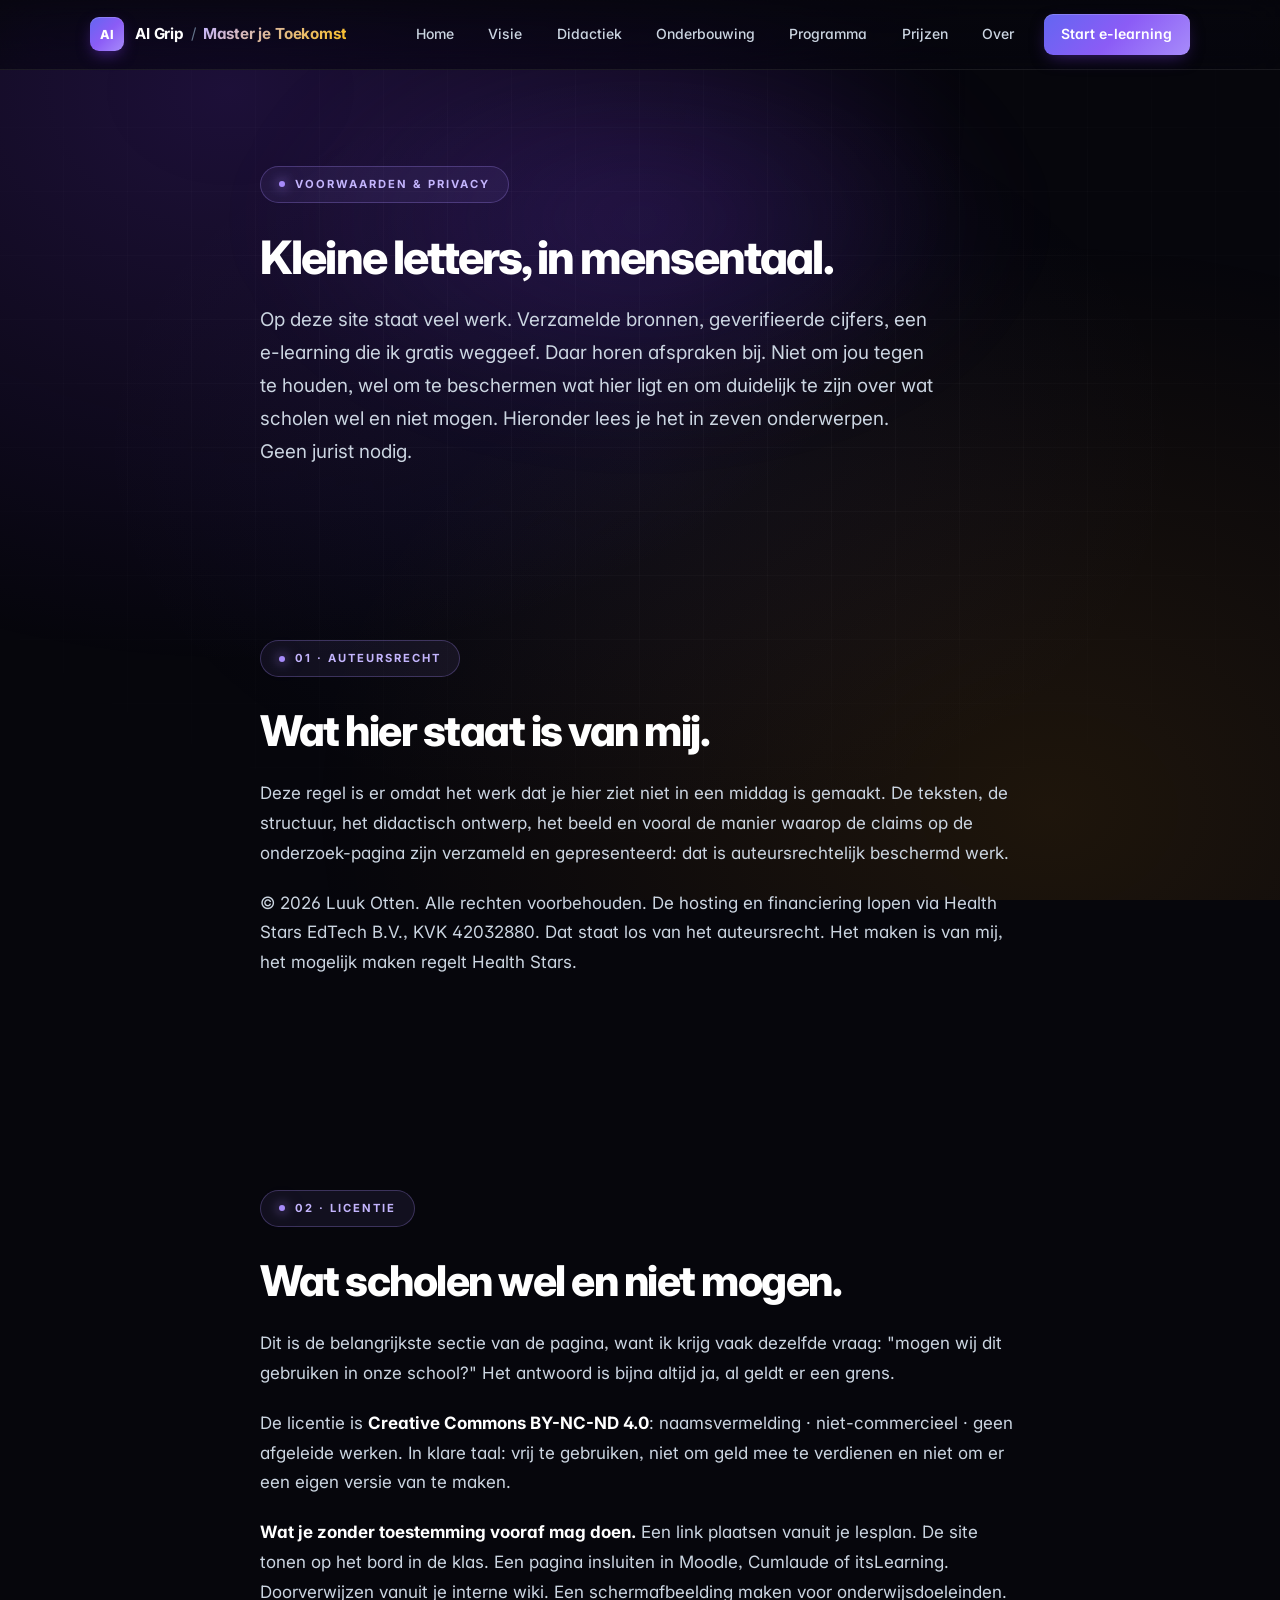
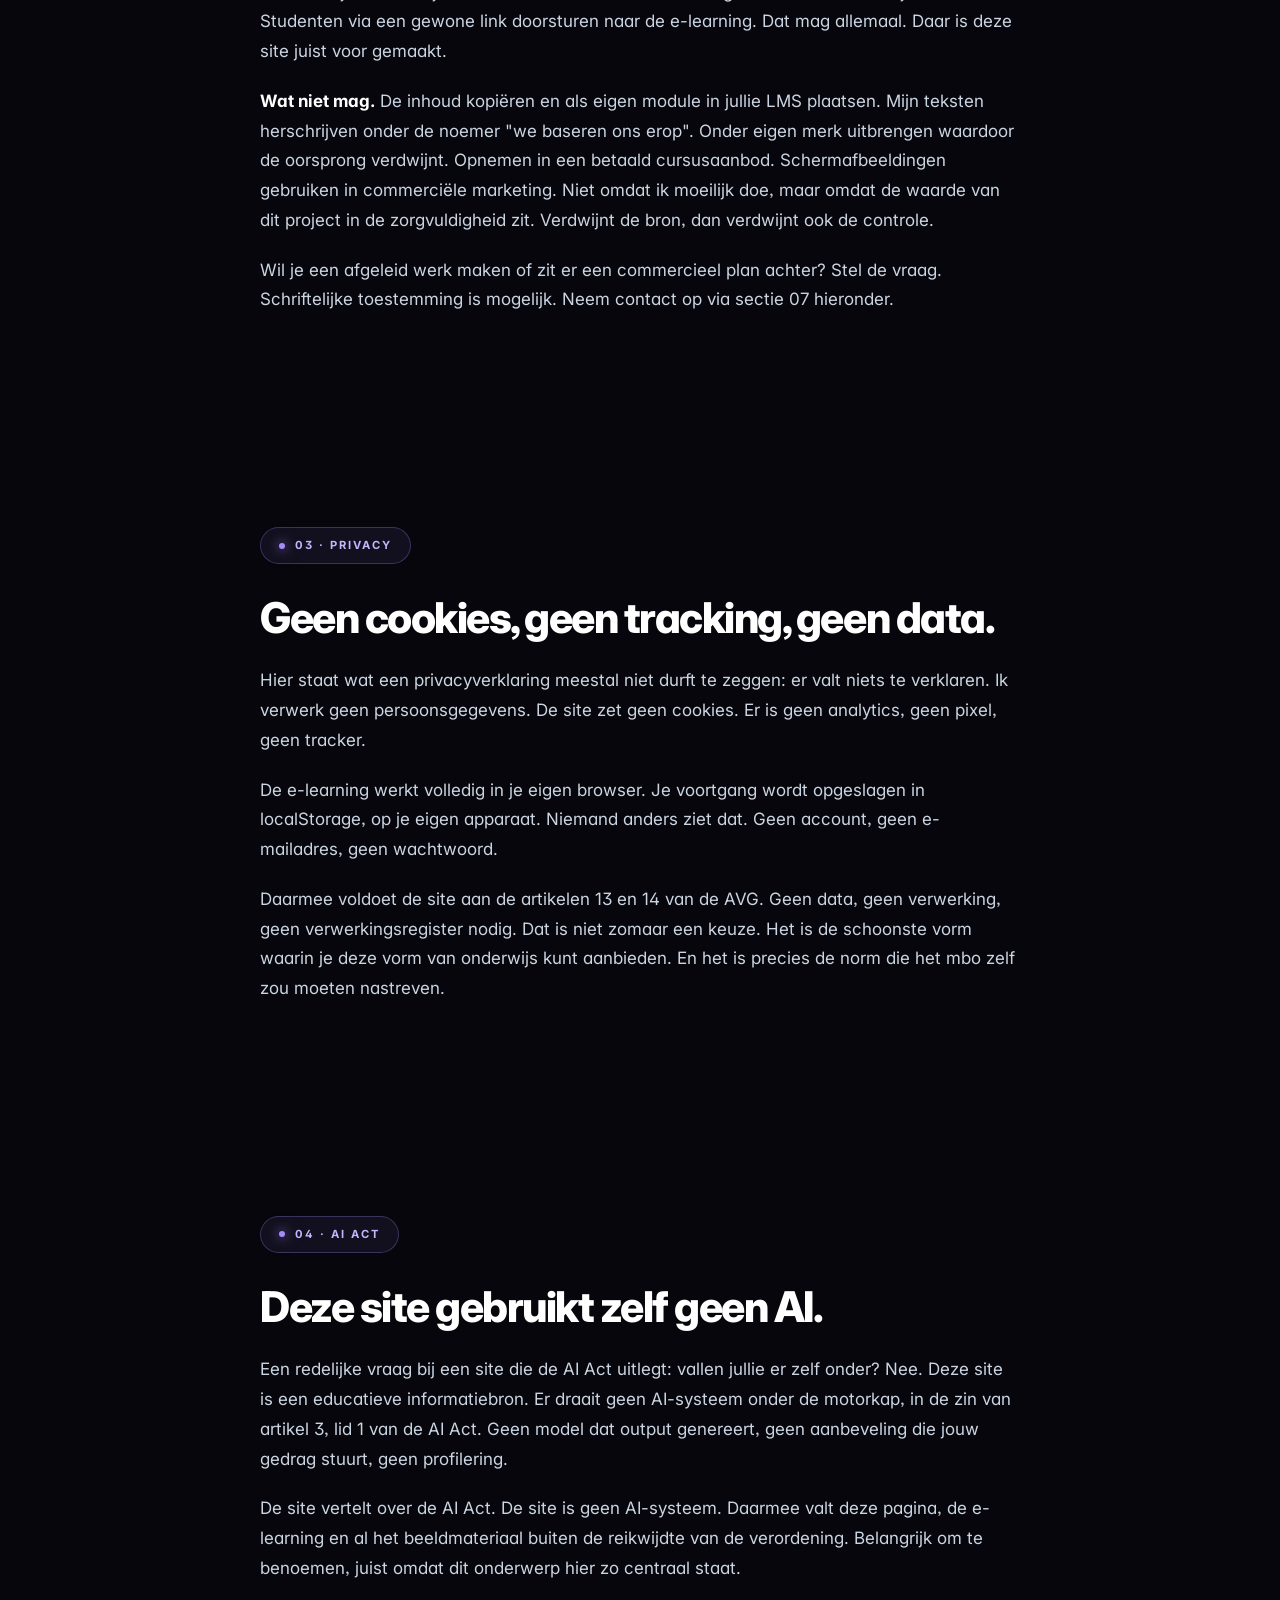
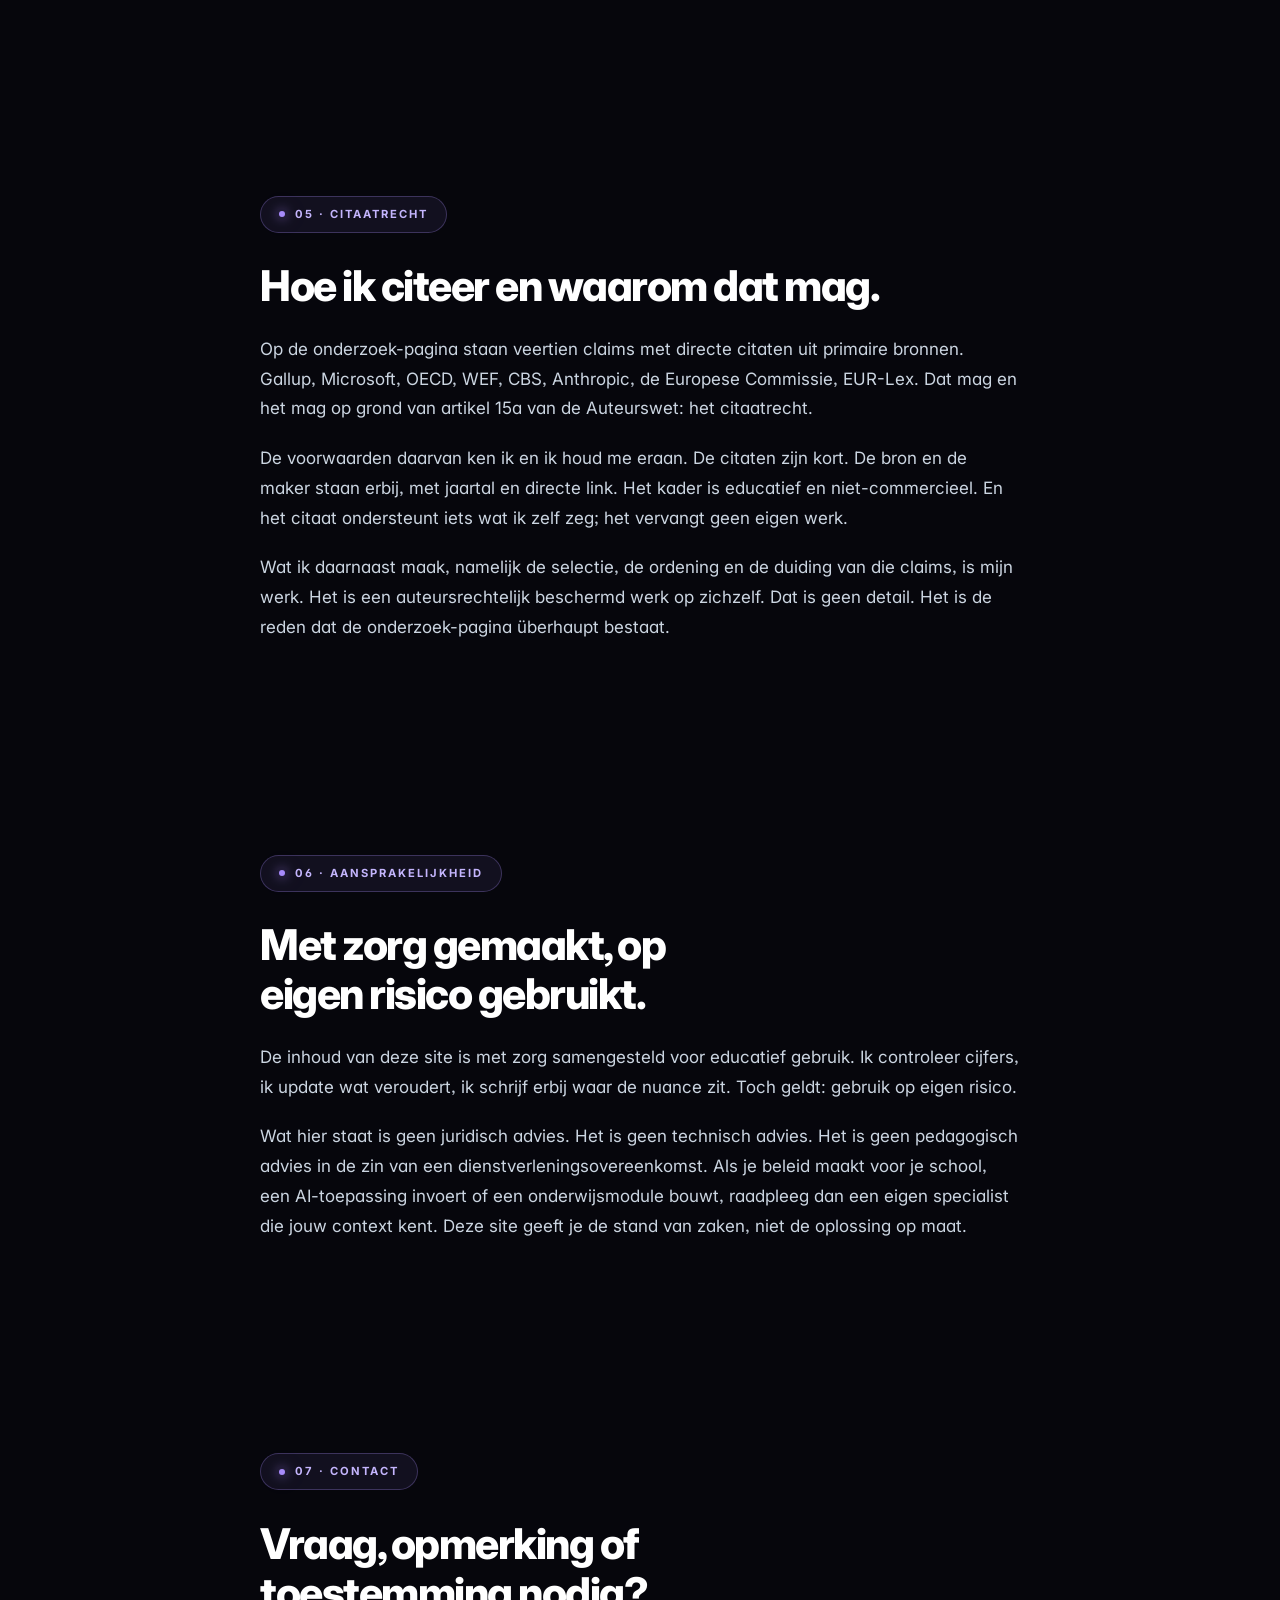
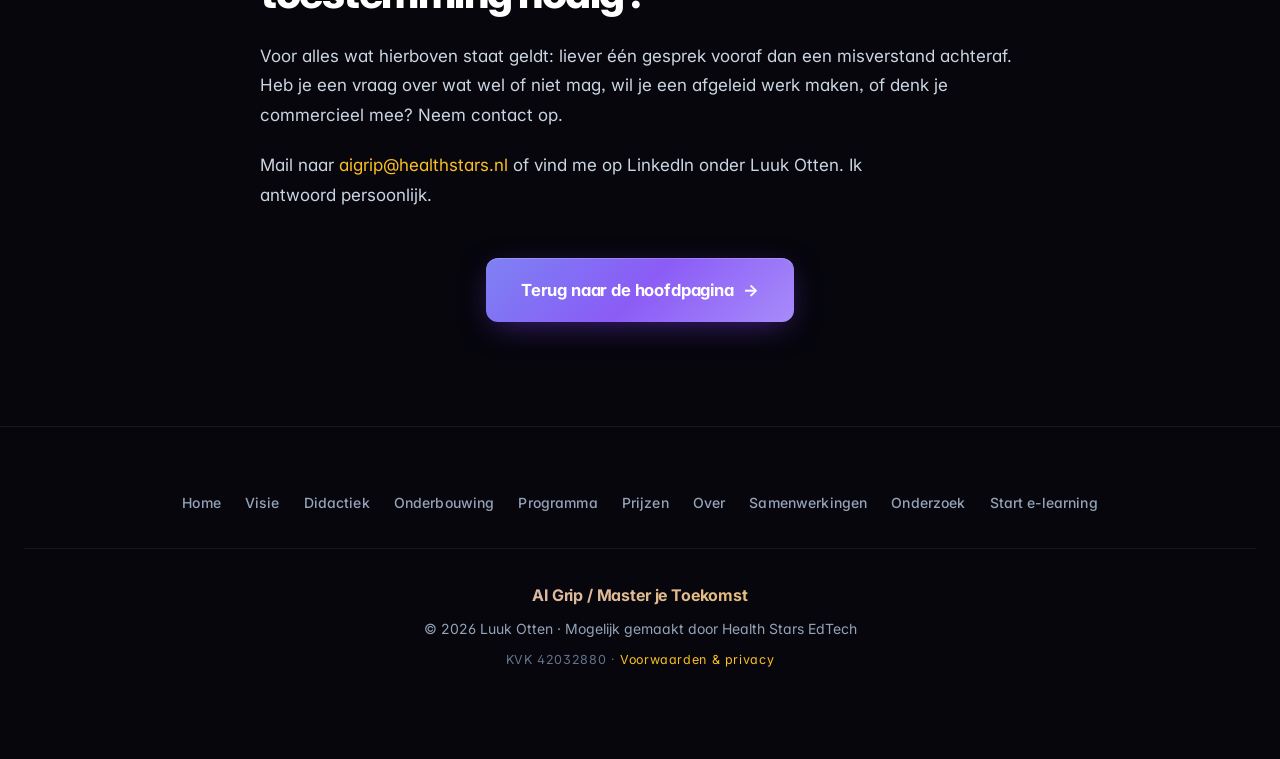
<file: voorwaarden/index.html>
<!DOCTYPE html>
<html lang="nl-NL">
<head>
<meta charset="UTF-8">
<meta name="viewport" content="width=device-width, initial-scale=1.0">
<title>Voorwaarden, licentie &amp; privacy · AI Grip</title>
<meta name="description" content="Auteursrecht, licentie, privacy en aansprakelijkheid voor AI Grip / Master je Toekomst. Wat scholen wel en niet mogen, in mensentaal.">
<meta name="author" content="Luuk Otten">
<meta name="robots" content="index, follow">
<meta name="dcterms.rights" content="© 2026 Luuk Otten. CC BY-NC-ND 4.0">
<link rel="canonical" href="https://ai-geletterdheid-mbo.nl/voorwaarden/">
<link rel="license" href="https://creativecommons.org/licenses/by-nc-nd/4.0/deed.nl">

<meta property="og:type" content="website">
<meta property="og:locale" content="nl_NL">
<meta property="og:url" content="https://ai-geletterdheid-mbo.nl/voorwaarden/">
<meta property="og:title" content="Voorwaarden &amp; privacy · AI Grip / Master je Toekomst">
<meta property="og:description" content="Auteursrecht, licentie, privacy en aansprakelijkheid. Wat scholen wel en niet mogen, in mensentaal.">
<meta property="og:image" content="https://ai-geletterdheid-mbo.nl/og-image.png">
<meta property="og:image:width" content="1200">
<meta property="og:image:height" content="630">
<meta property="og:image:alt" content="AI Grip / Master je Toekomst, AI-geletterdheid voor het mbo">

<meta name="twitter:card" content="summary_large_image">
<meta name="twitter:title" content="Voorwaarden &amp; privacy · AI-geletterdheid voor het mbo">
<meta name="twitter:description" content="Auteursrecht, licentie, privacy en aansprakelijkheid. Wat scholen wel en niet mogen, in mensentaal.">
<meta name="twitter:image" content="https://ai-geletterdheid-mbo.nl/og-image.png">

<meta name="theme-color" content="#06060c">
<link rel="icon" type="image/svg+xml" href="/favicon.svg">

<script type="application/ld+json">
{
  "@context": "https://schema.org",
  "@type": "WebPage",
  "name": "Voorwaarden, licentie & privacy",
  "url": "https://ai-geletterdheid-mbo.nl/voorwaarden/",
  "inLanguage": "nl-NL",
  "isPartOf": {
    "@type": "WebSite",
    "name": "AI Grip / Master je Toekomst",
    "url": "https://ai-geletterdheid-mbo.nl/"
  },
  "license": "https://creativecommons.org/licenses/by-nc-nd/4.0/deed.nl"
}
</script>

<link rel="preconnect" href="https://fonts.googleapis.com">
<link rel="preconnect" href="https://fonts.gstatic.com" crossorigin>
<link href="https://fonts.googleapis.com/css2?family=Inter:wght@400;500;600;700;800;900&display=swap" rel="stylesheet">
<link rel="stylesheet" href="/style.css">
</head>
<body>

<a class="skip-link" href="#main">Direct naar inhoud</a>

<header class="site-header" role="banner">
  <div class="header-inner">
    <a href="/" class="brand-mark" aria-label="AI Grip, terug naar de startpagina">
      <span class="brand-logo" aria-hidden="true">AI</span>
      <span class="brand-name">AI Grip <span class="brand-divider">/</span> <span class="brand-accent">Master je Toekomst</span></span>
    </a>
    <nav class="site-nav" aria-label="Hoofdnavigatie">
      <a href="/" class="nav-link">Home</a>
      <a href="/visie/" class="nav-link">Visie</a>
      <a href="/didactiek/" class="nav-link">Didactiek</a>
      <a href="/onderbouwing/" class="nav-link">Onderbouwing</a>
      <a href="/programma/" class="nav-link">Programma</a>
      <a href="/prijzen/" class="nav-link">Prijzen</a>
      <a href="/over/" class="nav-link">Over</a>
      <a href="/aigrip/" class="nav-link nav-cta">Start e-learning</a>
    </nav>
  </div>
</header>

<main id="main" tabindex="-1">

<section class="page-hero">
  <div class="wrap">
    <span class="eyebrow">Voorwaarden &amp; privacy</span>
    <h1>Kleine letters, in mensentaal.</h1>
    <p class="lead">Op deze site staat veel werk. Verzamelde bronnen, geverifieerde cijfers, een e-learning die ik gratis weggeef. Daar horen afspraken bij. Niet om jou tegen te houden, wel om te beschermen wat hier ligt en om duidelijk te zijn over wat scholen wel en niet mogen. Hieronder lees je het in zeven onderwerpen. Geen jurist nodig.</p>
  </div>
</section>

<section>
  <div class="wrap">
    <span class="eyebrow">01 · Auteursrecht</span>
    <h2>Wat hier staat is van mij.</h2>
    <p>Deze regel is er omdat het werk dat je hier ziet niet in een middag is gemaakt. De teksten, de structuur, het didactisch ontwerp, het beeld en vooral de manier waarop de claims op de onderzoek-pagina zijn verzameld en gepresenteerd: dat is auteursrechtelijk beschermd werk.</p>
    <p>© 2026 Luuk Otten. Alle rechten voorbehouden. De hosting en financiering lopen via Health Stars EdTech B.V., KVK 42032880. Dat staat los van het auteursrecht. Het maken is van mij, het mogelijk maken regelt Health Stars.</p>
  </div>
</section>

<section>
  <div class="wrap">
    <span class="eyebrow">02 · Licentie</span>
    <h2>Wat scholen wel en niet mogen.</h2>
    <p>Dit is de belangrijkste sectie van de pagina, want ik krijg vaak dezelfde vraag: "mogen wij dit gebruiken in onze school?" Het antwoord is bijna altijd ja, al geldt er een grens.</p>
    <p>De licentie is <strong>Creative Commons BY-NC-ND 4.0</strong>: naamsvermelding · niet-commercieel · geen afgeleide werken. In klare taal: vrij te gebruiken, niet om geld mee te verdienen en niet om er een eigen versie van te maken.</p>
    <p><strong>Wat je zonder toestemming vooraf mag doen.</strong> Een link plaatsen vanuit je lesplan. De site tonen op het bord in de klas. Een pagina insluiten in Moodle, Cumlaude of itsLearning. Doorverwijzen vanuit je interne wiki. Een schermafbeelding maken voor onderwijsdoeleinden. Studenten via een gewone link doorsturen naar de e-learning. Dat mag allemaal. Daar is deze site juist voor gemaakt.</p>
    <p><strong>Wat niet mag.</strong> De inhoud kopiëren en als eigen module in jullie LMS plaatsen. Mijn teksten herschrijven onder de noemer "we baseren ons erop". Onder eigen merk uitbrengen waardoor de oorsprong verdwijnt. Opnemen in een betaald cursusaanbod. Schermafbeeldingen gebruiken in commerciële marketing. Niet omdat ik moeilijk doe, maar omdat de waarde van dit project in de zorgvuldigheid zit. Verdwijnt de bron, dan verdwijnt ook de controle.</p>
    <p>Wil je een afgeleid werk maken of zit er een commercieel plan achter? Stel de vraag. Schriftelijke toestemming is mogelijk. Neem contact op via sectie 07 hieronder.</p>
  </div>
</section>

<section>
  <div class="wrap">
    <span class="eyebrow">03 · Privacy</span>
    <h2>Geen cookies, geen tracking, geen data.</h2>
    <p>Hier staat wat een privacyverklaring meestal niet durft te zeggen: er valt niets te verklaren. Ik verwerk geen persoonsgegevens. De site zet geen cookies. Er is geen analytics, geen pixel, geen tracker.</p>
    <p>De e-learning werkt volledig in je eigen browser. Je voortgang wordt opgeslagen in localStorage, op je eigen apparaat. Niemand anders ziet dat. Geen account, geen e-mailadres, geen wachtwoord.</p>
    <p>Daarmee voldoet de site aan de artikelen 13 en 14 van de AVG. Geen data, geen verwerking, geen verwerkingsregister nodig. Dat is niet zomaar een keuze. Het is de schoonste vorm waarin je deze vorm van onderwijs kunt aanbieden. En het is precies de norm die het mbo zelf zou moeten nastreven.</p>
  </div>
</section>

<section>
  <div class="wrap">
    <span class="eyebrow">04 · AI Act</span>
    <h2>Deze site gebruikt zelf geen AI.</h2>
    <p>Een redelijke vraag bij een site die de AI Act uitlegt: vallen jullie er zelf onder? Nee. Deze site is een educatieve informatiebron. Er draait geen AI-systeem onder de motorkap, in de zin van artikel 3, lid 1 van de AI Act. Geen model dat output genereert, geen aanbeveling die jouw gedrag stuurt, geen profilering.</p>
    <p>De site vertelt over de AI Act. De site is geen AI-systeem. Daarmee valt deze pagina, de e-learning en al het beeldmateriaal buiten de reikwijdte van de verordening. Belangrijk om te benoemen, juist omdat dit onderwerp hier zo centraal staat.</p>
  </div>
</section>

<section>
  <div class="wrap">
    <span class="eyebrow">05 · Citaatrecht</span>
    <h2>Hoe ik citeer en waarom dat mag.</h2>
    <p>Op de onderzoek-pagina staan veertien claims met directe citaten uit primaire bronnen. Gallup, Microsoft, OECD, WEF, CBS, Anthropic, de Europese Commissie, EUR-Lex. Dat mag en het mag op grond van artikel 15a van de Auteurswet: het citaatrecht.</p>
    <p>De voorwaarden daarvan ken ik en ik houd me eraan. De citaten zijn kort. De bron en de maker staan erbij, met jaartal en directe link. Het kader is educatief en niet-commercieel. En het citaat ondersteunt iets wat ik zelf zeg; het vervangt geen eigen werk.</p>
    <p>Wat ik daarnaast maak, namelijk de selectie, de ordening en de duiding van die claims, is mijn werk. Het is een auteursrechtelijk beschermd werk op zichzelf. Dat is geen detail. Het is de reden dat de onderzoek-pagina überhaupt bestaat.</p>
  </div>
</section>

<section>
  <div class="wrap">
    <span class="eyebrow">06 · Aansprakelijkheid</span>
    <h2>Met zorg gemaakt, op eigen risico gebruikt.</h2>
    <p>De inhoud van deze site is met zorg samengesteld voor educatief gebruik. Ik controleer cijfers, ik update wat veroudert, ik schrijf erbij waar de nuance zit. Toch geldt: gebruik op eigen risico.</p>
    <p>Wat hier staat is geen juridisch advies. Het is geen technisch advies. Het is geen pedagogisch advies in de zin van een dienstverleningsovereenkomst. Als je beleid maakt voor je school, een AI-toepassing invoert of een onderwijsmodule bouwt, raadpleeg dan een eigen specialist die jouw context kent. Deze site geeft je de stand van zaken, niet de oplossing op maat.</p>
  </div>
</section>

<section>
  <div class="wrap">
    <span class="eyebrow">07 · Contact</span>
    <h2>Vraag, opmerking of toestemming nodig?</h2>
    <p>Voor alles wat hierboven staat geldt: liever één gesprek vooraf dan een misverstand achteraf. Heb je een vraag over wat wel of niet mag, wil je een afgeleid werk maken, of denk je commercieel mee? Neem contact op.</p>
    <p>Mail naar <a href="mailto:aigrip@healthstars.nl">aigrip@healthstars.nl</a> of vind me op LinkedIn onder Luuk Otten. Ik antwoord persoonlijk.</p>

    <div class="cta-mid">
      <a href="/" class="btn">Terug naar de hoofdpagina <span class="arrow" aria-hidden="true">→</span></a>
    </div>
  </div>
</section>

</main>

<footer>
  <nav class="nav">
    <a href="/">Home</a>
    <a href="/visie/">Visie</a>
    <a href="/didactiek/">Didactiek</a>
    <a href="/onderbouwing/">Onderbouwing</a>
    <a href="/programma/">Programma</a>
    <a href="/prijzen/">Prijzen</a>
    <a href="/over/">Over</a>
    <a href="/samenwerkingen/">Samenwerkingen</a>
    <a href="/onderzoek/">Onderzoek</a>
    <a href="/aigrip/">Start e-learning</a>
  </nav>
  <p class="brand">AI Grip / Master je Toekomst</p>
  <p>© 2026 Luuk Otten · Mogelijk gemaakt door Health Stars EdTech</p>
  <p class="footer-meta">KVK 42032880 · <a href="/voorwaarden/">Voorwaarden &amp; privacy</a></p>
</footer>

<script>
(function(){
  if (!('IntersectionObserver' in window) || matchMedia('(prefers-reduced-motion: reduce)').matches) return;
  const sections = document.querySelectorAll('main > section');
  sections.forEach(function(s){ s.classList.add('reveal'); });
  const io = new IntersectionObserver(function(entries){
    entries.forEach(function(e){
      if (e.isIntersecting) { e.target.classList.add('in-view'); io.unobserve(e.target); }
    });
  }, { rootMargin: '0px 0px -8% 0px', threshold: 0.05 });
  sections.forEach(function(s){ io.observe(s); });
})();
</script>
</body>
</html>
</file>
<file: style.css>
*, *::before, *::after { box-sizing: border-box; margin: 0; padding: 0; }

:root {
  --bg: #06060c;
  --bg-deep: #04040a;
  --bg-elevated: #0c0c18;

  --border: rgba(255,255,255,0.08);
  --border-strong: rgba(255,255,255,0.14);

  --purple-300: #c4b5fd;
  --purple-400: #a78bfa;
  --purple-500: #8b5cf6;
  --purple-600: #7c3aed;
  --indigo-500: #6366f1;
  --indigo-600: #4f46e5;

  --amber-300: #fcd34d;
  --amber-400: #fbbf24;
  --amber-500: #f59e0b;
  --amber-600: #d97706;

  --red: #ef4444;
  --green: #22c55e;
  --green-300: #86efac;
  --green-400: #4ade80;

  --gradient-primary: linear-gradient(135deg, #6366f1 0%, #8b5cf6 50%, #a78bfa 100%);
  --gradient-amber: linear-gradient(135deg, #f59e0b 0%, #fbbf24 100%);
  --gradient-text: linear-gradient(135deg, #c4b5fd 0%, #fbbf24 100%);
  --gradient-mesh:
    radial-gradient(at 18% 10%, rgba(124,58,237,0.20) 0%, transparent 50%),
    radial-gradient(at 82% 90%, rgba(245,158,11,0.10) 0%, transparent 50%),
    radial-gradient(at 50% 50%, rgba(99,102,241,0.06) 0%, transparent 60%);

  --font: 'Inter', -apple-system, BlinkMacSystemFont, "Segoe UI", Roboto, sans-serif;

  --text: #f1f5f9;
  --text-secondary: #cbd5e1;
  --text-muted: #94a3b8;
  --text-faint: #64748b;
  --white: #ffffff;

  --radius: 18px;
  --radius-sm: 12px;
  --radius-xs: 8px;
  --radius-lg: 28px;

  --shadow: 0 4px 24px -8px rgba(0,0,0,0.5), 0 0 0 1px var(--border);
  --shadow-lg: 0 24px 60px -16px rgba(0,0,0,0.6), 0 0 0 1px var(--border);
  --max-w: 760px;
  --max-w-wide: 1100px;

  --transition: all 0.35s cubic-bezier(0.16, 1, 0.3, 1);

  --header-h: 64px;
  --focus-ring: 0 0 0 3px rgba(168,139,250,0.45), 0 0 0 5px rgba(6,6,12,0.9);
}

html { scroll-behavior: smooth; -webkit-text-size-adjust: 100%; }

body {
  font-family: var(--font);
  font-feature-settings: 'cv11', 'ss01', 'ss03';
  background: var(--bg);
  color: var(--text);
  line-height: 1.7;
  font-size: 17px;
  min-height: 100vh;
  -webkit-font-smoothing: antialiased;
  -moz-osx-font-smoothing: grayscale;
  position: relative;
  overflow-x: hidden;
}

body::before {
  content: '';
  position: fixed;
  inset: 0;
  background: var(--gradient-mesh);
  pointer-events: none;
  z-index: 0;
}

body::after {
  content: '';
  position: fixed;
  inset: 0;
  background-image:
    linear-gradient(rgba(255,255,255,0.022) 1px, transparent 1px),
    linear-gradient(90deg, rgba(255,255,255,0.022) 1px, transparent 1px);
  background-size: 64px 64px;
  background-position: -1px -1px;
  pointer-events: none;
  z-index: 0;
  -webkit-mask-image: radial-gradient(ellipse 80% 70% at 50% 40%, #000 30%, transparent 90%);
  mask-image: radial-gradient(ellipse 80% 70% at 50% 40%, #000 30%, transparent 90%);
}

main { position: relative; z-index: 1; display: block; }

::selection { background: var(--purple-500); color: var(--white); }

a {
  color: var(--amber-400);
  text-decoration: none;
  border-bottom: 1px solid transparent;
  transition: var(--transition);
}
a:hover { border-bottom-color: var(--amber-400); }

:focus-visible {
  outline: none;
  box-shadow: var(--focus-ring);
  border-radius: 6px;
}

/* Skip-link (WCAG 2.4.1) */
.skip-link {
  position: absolute;
  left: -9999px;
  top: -9999px;
  z-index: 9999;
  padding: 0.85rem 1.25rem;
  background: var(--gradient-primary);
  color: var(--white);
  font-weight: 700;
  font-size: 0.95rem;
  border-radius: var(--radius-sm);
  text-decoration: none;
  border-bottom: none;
  box-shadow: 0 8px 32px -8px rgba(124,58,237,0.55);
}
.skip-link:focus {
  left: 1rem;
  top: 1rem;
}
.skip-link:hover { border-bottom: none; }

section { padding: 6rem 1.5rem; position: relative; }
.wrap { max-width: var(--max-w); margin: 0 auto; }
.wrap-wide { max-width: var(--max-w-wide); margin: 0 auto; }

/* === SITE HEADER === */
.site-header {
  position: sticky;
  top: 0;
  z-index: 100;
  backdrop-filter: blur(22px) saturate(180%);
  -webkit-backdrop-filter: blur(22px) saturate(180%);
  background: linear-gradient(180deg, rgba(6,6,12,0.85) 0%, rgba(6,6,12,0.65) 100%);
  border-bottom: 1px solid var(--border);
  padding: 0.85rem 1.5rem;
}
.header-inner {
  max-width: var(--max-w-wide);
  margin: 0 auto;
  display: flex;
  align-items: center;
  justify-content: space-between;
  gap: 2rem;
}
.brand-mark {
  display: inline-flex;
  align-items: center;
  gap: 0.7rem;
  text-decoration: none;
  border-bottom: none;
  color: var(--white);
  flex-shrink: 0;
}
.brand-mark:hover { border-bottom: none; }
.brand-logo {
  display: inline-flex;
  align-items: center;
  justify-content: center;
  width: 34px;
  height: 34px;
  background: var(--gradient-primary);
  border-radius: 9px;
  font-weight: 800;
  font-size: 0.78rem;
  color: var(--white);
  letter-spacing: -0.02em;
  box-shadow: 0 6px 16px -4px rgba(124,58,237,0.55), inset 0 1px 0 0 rgba(255,255,255,0.18);
}
.brand-name {
  font-family: var(--font);
  font-weight: 700;
  font-size: 0.95rem;
  letter-spacing: -0.012em;
  color: var(--white);
  white-space: nowrap;
}
.brand-divider { color: var(--text-faint); font-weight: 400; margin: 0 0.2rem; }
.brand-accent {
  background: var(--gradient-text);
  -webkit-background-clip: text;
  background-clip: text;
  -webkit-text-fill-color: transparent;
  font-weight: 700;
}
.site-nav {
  display: flex;
  align-items: center;
  gap: 0.25rem;
}
.nav-link {
  padding: 0.55rem 0.95rem;
  font-size: 0.875rem;
  font-weight: 500;
  color: var(--text-secondary);
  border-radius: 9px;
  border-bottom: none;
  transition: var(--transition);
  white-space: nowrap;
}
.nav-link:hover {
  color: var(--white);
  background: rgba(255,255,255,0.05);
  border-bottom: none;
}
.nav-link.active {
  color: var(--purple-300);
  background: rgba(168,139,250,0.10);
}
.nav-link.nav-cta {
  background: var(--gradient-primary);
  color: var(--white);
  font-weight: 600;
  padding: 0.55rem 1.1rem;
  margin-left: 0.65rem;
  box-shadow: 0 6px 18px -6px rgba(124,58,237,0.5), inset 0 1px 0 0 rgba(255,255,255,0.18);
}
.nav-link.nav-cta:hover {
  transform: translateY(-1px);
  box-shadow: 0 9px 22px -6px rgba(124,58,237,0.62), inset 0 1px 0 0 rgba(255,255,255,0.22);
  background: var(--gradient-primary);
  color: var(--white);
}

/* === EYEBROW === */
.eyebrow {
  display: inline-flex;
  align-items: center;
  gap: 0.65rem;
  padding: 0.5rem 1.1rem;
  background: rgba(168,139,250,0.08);
  border: 1px solid rgba(168,139,250,0.28);
  border-radius: 999px;
  font-size: 0.7rem;
  font-weight: 700;
  color: var(--purple-300);
  text-transform: uppercase;
  letter-spacing: 0.18em;
  margin-bottom: 1.85rem;
}
.eyebrow::before {
  content: '';
  width: 6px;
  height: 6px;
  border-radius: 50%;
  background: var(--purple-400);
  box-shadow: 0 0 12px var(--purple-400), 0 0 24px rgba(168,139,250,0.4);
  animation: pulseDot 2.4s ease-in-out infinite;
}
@keyframes pulseDot {
  0%, 100% { opacity: 1; transform: scale(1); }
  50% { opacity: 0.6; transform: scale(0.85); }
}

/* === TYPOGRAPHY === */
h1, h2, h3, h4 {
  font-family: var(--font);
  font-weight: 800;
  letter-spacing: -0.04em;
  line-height: 1.1;
  color: var(--white);
  text-wrap: balance;
}
h1 { font-size: clamp(2.4rem, 5.5vw, 4.4rem); margin-bottom: 0.4rem; }
h2 {
  font-size: clamp(1.85rem, 3.5vw, 2.65rem);
  margin-bottom: 1.5rem;
  letter-spacing: -0.035em;
  line-height: 1.15;
}
h3 { font-size: clamp(1.2rem, 2.2vw, 1.5rem); margin-bottom: 1rem; letter-spacing: -0.02em; font-weight: 700; }
h4 { font-size: 1.1rem; font-weight: 700; letter-spacing: -0.02em; }
p { margin-bottom: 1.25rem; color: var(--text-secondary); font-size: 1.0625rem; line-height: 1.75; text-wrap: pretty; }
p.lead { font-size: 1.18rem; color: var(--text); }
em { color: var(--text); font-style: italic; }
strong { color: var(--white); font-weight: 700; }

/* === HERO (homepage) === */
.hero { padding: 5.5rem 1.5rem 5rem; text-align: left; }
.hero .wrap { max-width: 860px; }
.hero::before {
  content: '';
  position: absolute;
  top: -150px;
  left: 50%;
  transform: translateX(-50%);
  width: 1100px;
  height: 700px;
  background: radial-gradient(ellipse, rgba(124,58,237,0.22) 0%, transparent 60%);
  pointer-events: none;
  filter: blur(50px);
  z-index: -1;
}
.hero-kicker {
  font-family: var(--font);
  font-size: clamp(1.05rem, 1.6vw, 1.3rem);
  font-weight: 600;
  letter-spacing: -0.005em;
  color: var(--text-secondary);
  margin-bottom: 0.75rem;
  text-wrap: balance;
  max-width: 680px;
  line-height: 1.4;
}
.hero-headline {
  font-family: var(--font);
  font-size: clamp(2.1rem, 3.6vw, 3rem);
  font-weight: 800;
  letter-spacing: -0.035em;
  line-height: 1.1;
  text-wrap: balance;
  background: var(--gradient-text);
  -webkit-background-clip: text;
  background-clip: text;
  -webkit-text-fill-color: transparent;
  margin-bottom: 2rem;
  max-width: 820px;
}
.hero-trust {
  margin-top: 0;
  margin-bottom: 2.5rem;
  display: flex;
  flex-wrap: wrap;
  gap: 0.65rem;
}
.trust-item {
  display: inline-flex;
  align-items: center;
  gap: 0.5rem;
  padding: 0.55rem 1.05rem;
  background: linear-gradient(180deg, rgba(34,197,94,0.12) 0%, rgba(34,197,94,0.04) 100%);
  border: 1px solid rgba(34,197,94,0.35);
  border-radius: 999px;
  font-size: 0.875rem;
  font-weight: 600;
  color: var(--green-300);
  letter-spacing: -0.005em;
  transition: var(--transition);
  box-shadow: 0 0 16px rgba(34,197,94,0.10), inset 0 0 0 1px rgba(34,197,94,0.05);
}
.trust-item:hover {
  border-color: rgba(34,197,94,0.55);
  background: linear-gradient(180deg, rgba(34,197,94,0.18) 0%, rgba(34,197,94,0.06) 100%);
  box-shadow: 0 0 24px rgba(34,197,94,0.22), inset 0 0 0 1px rgba(34,197,94,0.08);
  color: #bbf7d0;
}
.trust-item svg {
  width: 14px;
  height: 14px;
  color: var(--green-400);
  flex-shrink: 0;
  filter: drop-shadow(0 0 4px rgba(74,222,128,0.45));
}

/* === PAGE HERO (subpages) === */
.page-hero {
  padding: 6rem 1.5rem 3.5rem;
  text-align: left;
  position: relative;
}
.page-hero::before {
  content: '';
  position: absolute;
  top: -100px;
  left: 50%;
  transform: translateX(-50%);
  width: 900px;
  height: 500px;
  background: radial-gradient(ellipse, rgba(124,58,237,0.18) 0%, transparent 60%);
  pointer-events: none;
  filter: blur(40px);
  z-index: -1;
}
.page-hero h1 { font-size: clamp(2rem, 3.6vw, 3rem); margin-bottom: 1rem; }
.page-hero .lead { margin-top: 1.25rem; max-width: 680px; font-size: 1.18rem; color: var(--text-secondary); text-wrap: pretty; }
.page-hero .contact-row { margin-top: 2.25rem; }

/* === BUTTON === */
.btn {
  display: inline-flex;
  align-items: center;
  gap: 0.6rem;
  padding: 1.1rem 2.15rem;
  font-family: var(--font);
  font-weight: 700;
  font-size: 1.04rem;
  letter-spacing: -0.01em;
  background: var(--gradient-primary);
  color: var(--white);
  border: none;
  border-radius: var(--radius-sm);
  text-decoration: none;
  transition: var(--transition);
  box-shadow: 0 8px 32px -8px rgba(124,58,237,0.55), inset 0 1px 0 0 rgba(255,255,255,0.18);
  cursor: pointer;
  position: relative;
  overflow: hidden;
}
.btn::before {
  content: '';
  position: absolute;
  inset: 0;
  border-radius: var(--radius-sm);
  background: linear-gradient(135deg, rgba(255,255,255,0.18), transparent 50%);
  pointer-events: none;
}
.btn:hover {
  transform: translateY(-2px);
  box-shadow: 0 12px 40px -8px rgba(124,58,237,0.7), inset 0 1px 0 0 rgba(255,255,255,0.22);
  border-bottom: none;
}
.btn .arrow { transition: transform 0.25s ease; display: inline-block; }
.btn:hover .arrow { transform: translateX(5px); }

.btn.secondary {
  background: transparent;
  border: 1px solid var(--border-strong);
  color: var(--text);
  box-shadow: none;
}
.btn.secondary:hover {
  background: rgba(255,255,255,0.04);
  border-color: var(--purple-500);
  transform: translateY(-1px);
  box-shadow: 0 0 24px rgba(124,58,237,0.18);
}

/* === CARD-SECTION === */
.card-section { position: relative; }
.card-section .inner {
  background: linear-gradient(180deg, rgba(255,255,255,0.04) 0%, rgba(255,255,255,0.012) 100%);
  backdrop-filter: blur(28px) saturate(160%);
  -webkit-backdrop-filter: blur(28px) saturate(160%);
  border: 1px solid var(--border-strong);
  border-radius: var(--radius-lg);
  padding: clamp(2.5rem, 5vw, 4rem);
  position: relative;
  box-shadow: 0 30px 80px -30px rgba(0,0,0,0.7), 0 15px 40px -20px rgba(124,58,237,0.18), inset 0 1px 0 0 rgba(255,255,255,0.06);
}
.card-section .inner::before {
  content: '';
  position: absolute;
  inset: 0;
  border-radius: var(--radius-lg);
  padding: 1px;
  background: linear-gradient(135deg, rgba(168,139,250,0.4) 0%, transparent 35%, transparent 65%, rgba(251,191,36,0.3) 100%);
  -webkit-mask: linear-gradient(#fff 0 0) content-box, linear-gradient(#fff 0 0);
  mask: linear-gradient(#fff 0 0) content-box, linear-gradient(#fff 0 0);
  -webkit-mask-composite: xor;
  mask-composite: exclude;
  pointer-events: none;
}

/* === CAPTCHA === */
.captcha .reveal {
  display: block;
  font-size: 1.25rem;
  font-weight: 700;
  background: var(--gradient-text);
  -webkit-background-clip: text;
  background-clip: text;
  -webkit-text-fill-color: transparent;
  margin: 2rem 0;
  line-height: 1.4;
  text-wrap: balance;
}
.captcha .ask { font-size: 1.18rem; font-style: italic; color: var(--text); margin-top: 2.5rem; padding-top: 2rem; border-top: 1px solid var(--border); text-wrap: pretty; }

/* === VERHALEN === */
.verhalen .verhaal-label {
  display: inline-flex;
  align-items: center;
  gap: 0.5rem;
  padding: 0.4rem 0.95rem;
  font-weight: 700;
  font-size: 0.72rem;
  color: var(--amber-300);
  background: rgba(245,158,11,0.08);
  border: 1px solid rgba(245,158,11,0.25);
  border-radius: 999px;
  letter-spacing: 0.16em;
  text-transform: uppercase;
  margin-bottom: 1.25rem;
}
.verhalen .quote { display: inline-block; font-style: italic; font-weight: 600; color: var(--white); }
.verhalen .closer { font-style: italic; color: var(--amber-300); font-size: 1.125rem; margin-top: 1.5rem; font-weight: 500; display: block; text-wrap: pretty; }
.verhalen .divider { border: none; border-top: 1px solid var(--border); margin: 3.5rem 0; }

/* === BANEN === */
.banen h3.kop { margin: 4rem 0 2rem; text-align: center; text-wrap: balance; }

.grid3 { display: grid; gap: 1.5rem; margin: 2.5rem 0 3rem; }
@media (min-width: 880px) { .grid3 { grid-template-columns: repeat(3, 1fr); } }

.kolom {
  background: linear-gradient(180deg, rgba(255,255,255,0.04) 0%, rgba(255,255,255,0.01) 100%);
  border: 1px solid var(--border-strong);
  border-radius: var(--radius);
  overflow: hidden;
  display: flex;
  flex-direction: column;
  transition: var(--transition);
  position: relative;
  box-shadow: 0 12px 36px -16px rgba(0,0,0,0.5);
}
.kolom:hover { transform: translateY(-4px); }

.kolom-header { padding: 1.5rem 1.5rem 1rem; text-align: center; border-bottom: 1px solid var(--border); }
.kolom-header h4 { font-size: 1.18rem; font-weight: 800; letter-spacing: -0.02em; margin-bottom: 0.35rem; }
.kolom-sub { font-size: 0.82rem; font-style: italic; letter-spacing: 0.04em; }
.kolom-list { list-style: none; padding: 1.25rem 1.25rem 1.5rem; flex: 1; }
.kolom-list li {
  padding: 0.7rem 1rem;
  background: rgba(255,255,255,0.025);
  border: 1px solid var(--border);
  border-radius: var(--radius-xs);
  font-size: 0.9375rem;
  color: var(--text);
  margin-bottom: 0.5rem;
  text-align: center;
  transition: var(--transition);
}
.kolom-list li:hover { background: rgba(255,255,255,0.05); border-color: var(--border-strong); }
.kolom-footer { padding: 1rem 1.5rem; text-align: center; font-weight: 700; font-size: 0.95rem; letter-spacing: 0.02em; }

.kolom.risico { box-shadow: 0 12px 36px -16px rgba(239,68,68,0.25); }
.kolom.risico .kolom-header { background: rgba(239,68,68,0.1); border-bottom-color: rgba(239,68,68,0.25); }
.kolom.risico h4 { color: #fca5a5; }
.kolom.risico .kolom-sub { color: #f87171; }
.kolom.risico .kolom-footer { background: var(--red); color: var(--white); }

.kolom.transformeert { box-shadow: 0 12px 36px -16px rgba(245,158,11,0.25); }
.kolom.transformeert .kolom-header { background: rgba(245,158,11,0.1); border-bottom-color: rgba(245,158,11,0.25); }
.kolom.transformeert h4 { color: #fcd34d; }
.kolom.transformeert .kolom-sub { color: #fbbf24; }
.kolom.transformeert .kolom-footer { background: var(--amber-500); color: var(--bg); }

.kolom.aiproof { box-shadow: 0 12px 36px -16px rgba(34,197,94,0.25); }
.kolom.aiproof .kolom-header { background: rgba(34,197,94,0.1); border-bottom-color: rgba(34,197,94,0.25); }
.kolom.aiproof h4 { color: var(--green-300); }
.kolom.aiproof .kolom-sub { color: var(--green-400); }
.kolom.aiproof .kolom-footer { background: var(--green); color: var(--bg); }

.banen-closer { text-align: center; font-size: 1.18rem; margin: 3rem auto 0; max-width: 600px; color: var(--text); line-height: 1.5; text-wrap: balance; }

.bron {
  margin-top: 3.5rem;
  padding: 1.5rem 1.75rem;
  border-radius: var(--radius);
  background: rgba(255,255,255,0.025);
  border: 1px solid var(--border);
  font-size: 0.875rem;
  color: var(--text-muted);
  line-height: 1.7;
  font-style: italic;
}
.bron strong { color: var(--text-secondary); font-style: normal; }
.bron a { font-style: normal; }

/* === TIJDLIJN === */
.tijdlijn .opener { margin-bottom: 2.5rem; color: var(--text-secondary); font-size: 1.0625rem; text-wrap: pretty; }
.tijdlijn-tabel { display: flex; flex-direction: column; gap: 0.875rem; margin: 2.5rem 0; }
.tijdlijn-row {
  display: grid;
  grid-template-columns: 5rem 1fr;
  gap: 1.5rem;
  padding: 1.25rem 1.5rem;
  background: linear-gradient(180deg, rgba(255,255,255,0.035) 0%, rgba(255,255,255,0.012) 100%);
  border: 1px solid var(--border);
  border-left: 3px solid var(--purple-500);
  border-radius: var(--radius-sm);
  transition: var(--transition);
  align-items: center;
}
@media (min-width: 720px) { .tijdlijn-row { grid-template-columns: 5.5rem 1fr 1.4fr; } }
.tijdlijn-row:hover { border-left-color: var(--amber-400); border-color: var(--border-strong); transform: translateX(3px); }
.tijdlijn-jaar {
  font-weight: 800;
  font-size: 1.35rem;
  color: var(--amber-400);
  letter-spacing: -0.03em;
  font-variant-numeric: tabular-nums;
}
.tijdlijn-titel { font-weight: 700; color: var(--white); font-size: 1rem; }
.tijdlijn-omschrijving { color: var(--text-muted); font-size: 0.92rem; font-style: italic; line-height: 1.5; }

.tijdlijn .niets { margin-top: 3rem; padding-top: 3rem; border-top: 1px solid var(--border); }
.tijdlijn .niets p { font-size: 1.0625rem; color: var(--text); text-wrap: pretty; }
.tijdlijn .closer {
  margin-top: 1.5rem;
  font-weight: 700;
  font-size: 1.35rem;
  background: var(--gradient-text);
  -webkit-background-clip: text;
  background-clip: text;
  -webkit-text-fill-color: transparent;
  letter-spacing: -0.02em;
  text-wrap: balance;
}

/* === AI ACT === */
.aiact .closer-line {
  display: block;
  font-style: italic;
  font-size: 1.18rem;
  color: var(--amber-300);
  margin-top: 2rem;
  padding: 1.5rem 0 0;
  border-top: 1px solid var(--border);
  font-weight: 600;
  text-wrap: balance;
}

/* === AI GRIP === */
.aigrip { padding-bottom: 7rem; }
.aigrip ul.bewijs { list-style: none; margin: 2rem 0 3rem; }
.aigrip ul.bewijs li {
  position: relative;
  padding: 0.85rem 0 0.85rem 2.25rem;
  color: var(--text);
  font-size: 1.0625rem;
  border-bottom: 1px solid var(--border);
}
.aigrip ul.bewijs li::before {
  content: '';
  position: absolute;
  left: 0;
  top: 1.2rem;
  width: 16px;
  height: 16px;
  background: linear-gradient(135deg, var(--purple-500), var(--amber-500));
  border-radius: 4px;
  transform: rotate(45deg);
  box-shadow: 0 0 12px rgba(168,139,250,0.4);
}
.aigrip ul.bewijs li:last-child { border-bottom: none; }

.acties { margin: 2.5rem 0 3.5rem; }
.actie { padding: 1.5rem 0; border-top: 1px solid var(--border); }
.actie:last-child { border-bottom: 1px solid var(--border); }
.actie strong {
  display: block;
  font-size: 1.18rem;
  color: var(--purple-300);
  margin-bottom: 0.5rem;
  font-weight: 800;
  letter-spacing: -0.02em;
}
.actie span { color: var(--text-secondary); font-size: 1.0625rem; }

.aigrip .slot { text-align: center; margin: 4rem 0 2.5rem; }
.aigrip .slot p { font-size: 1.5rem; font-style: italic; color: var(--text-secondary); margin-bottom: 0.5rem; line-height: 1.3; }
.aigrip .slot p.master {
  background: var(--gradient-text);
  -webkit-background-clip: text;
  background-clip: text;
  -webkit-text-fill-color: transparent;
  font-weight: 800;
  font-style: normal;
  font-size: 2.25rem;
  letter-spacing: -0.03em;
  margin-top: 0.25rem;
  margin-bottom: 0;
  text-wrap: balance;
}
.aigrip .cta-wrap { text-align: center; margin-top: 2.5rem; }

.aigrip::before {
  content: '';
  position: absolute;
  bottom: -200px;
  left: 50%;
  transform: translateX(-50%);
  width: 1200px;
  height: 600px;
  background: radial-gradient(ellipse, rgba(245,158,11,0.15) 0%, transparent 60%);
  pointer-events: none;
  filter: blur(50px);
  z-index: -1;
}

/* === CIJFERS — STATS-GRID === */
.cijfers .stats-grid {
  display: grid;
  gap: 1.25rem;
  margin: 2.75rem 0 0;
}
@media (min-width: 880px) { .cijfers .stats-grid { grid-template-columns: repeat(3, 1fr); } }

.cijfers .stat {
  background: linear-gradient(180deg, rgba(255,255,255,0.04) 0%, rgba(255,255,255,0.012) 100%);
  border: 1px solid var(--border);
  border-radius: var(--radius);
  padding: 2rem 1.5rem;
  text-align: center;
  transition: var(--transition);
}
.cijfers .stat:hover { border-color: var(--border-strong); transform: translateY(-3px); box-shadow: 0 12px 36px -16px rgba(124,58,237,0.25); }
.cijfers .stat-num {
  font-family: var(--font);
  font-weight: 800;
  font-size: clamp(2.6rem, 4.5vw, 3.4rem);
  background: var(--gradient-text);
  -webkit-background-clip: text;
  background-clip: text;
  -webkit-text-fill-color: transparent;
  letter-spacing: -0.04em;
  line-height: 1;
  margin-bottom: 0.85rem;
  font-variant-numeric: tabular-nums;
}
.cijfers .stat-text {
  font-size: 0.95rem;
  color: var(--text-secondary);
  line-height: 1.5;
  margin-bottom: 0.85rem;
  text-wrap: balance;
}
.cijfers .stat-bron {
  font-size: 0.72rem;
  color: var(--text-muted);
  font-style: italic;
  letter-spacing: 0.01em;
}

/* === RESULTAAT — DRIE-DOELGROEP === */
.aigrip .resultaat-kop { margin-top: 3.5rem; margin-bottom: 1.25rem; }
.resultaat {
  display: grid;
  gap: 1rem;
  margin: 1.25rem 0 2.5rem;
}
@media (min-width: 880px) { .resultaat { grid-template-columns: repeat(3, 1fr); } }

.r-item {
  background: linear-gradient(180deg, rgba(255,255,255,0.035) 0%, rgba(255,255,255,0.01) 100%);
  border: 1px solid var(--border);
  border-radius: var(--radius);
  padding: 1.5rem 1.4rem;
  transition: var(--transition);
}
.r-item:hover { border-color: var(--border-strong); transform: translateY(-2px); }
.r-item strong {
  display: block;
  font-size: 1.05rem;
  color: var(--purple-300);
  margin-bottom: 0.55rem;
  letter-spacing: -0.01em;
}
.r-item p { color: var(--text-secondary); font-size: 0.95rem; margin-bottom: 0; line-height: 1.6; text-wrap: pretty; }

/* === CTA-MID (gecentreerde CTA op subpagina's) === */
.cta-mid {
  margin: 3rem 0 0.5rem;
  text-align: center;
}

/* === SECUNDAIRE CTA === */
.cta-secondary {
  margin: 2rem auto 1.75rem;
  text-align: center;
  font-size: 0.95rem;
  color: var(--text-muted);
  line-height: 1.6;
  max-width: 580px;
  text-wrap: pretty;
}
.cta-secondary a { color: var(--amber-400); }

/* === MODULES (programma) === */
.modules-grid { display: grid; gap: 1rem; margin: 2.5rem 0 3rem; }
@media (min-width: 720px) { .modules-grid { grid-template-columns: repeat(2, 1fr); } }
.module-card {
  padding: 1.5rem 1.75rem;
  background: linear-gradient(180deg, rgba(255,255,255,0.035) 0%, rgba(255,255,255,0.012) 100%);
  border: 1px solid var(--border);
  border-radius: var(--radius-sm);
  border-left: 3px solid var(--purple-500);
  transition: var(--transition);
}
.module-card:hover { border-left-color: var(--amber-400); border-color: var(--border-strong); transform: translateY(-2px); }
.module-card .week-num {
  font-weight: 800;
  font-size: 0.78rem;
  color: var(--purple-300);
  letter-spacing: 0.18em;
  text-transform: uppercase;
  margin-bottom: 0.4rem;
}
.module-card .week-titel { font-weight: 700; font-size: 1.18rem; color: var(--white); margin-bottom: 0.4rem; letter-spacing: -0.02em; line-height: 1.25; text-wrap: balance; }
.module-card .week-omschrijving { font-size: 0.95rem; color: var(--text-muted); line-height: 1.55; text-wrap: pretty; }

/* === PILLARS (programma 4CID) === */
.pillars { display: grid; gap: 1.25rem; margin: 2.5rem 0; }
@media (min-width: 720px) { .pillars { grid-template-columns: repeat(2, 1fr); } }
.pillar {
  padding: 1.75rem 2rem;
  background: linear-gradient(180deg, rgba(255,255,255,0.04) 0%, rgba(255,255,255,0.012) 100%);
  border: 1px solid var(--border);
  border-radius: var(--radius);
}
.pillar h4 { color: var(--purple-300); font-size: 1.05rem; margin-bottom: 0.75rem; letter-spacing: -0.01em; }
.pillar p { font-size: 0.95rem; margin-bottom: 0; color: var(--text-secondary); }

/* === CLAIM CARDS (onderzoek) === */
.claim {
  padding: 1.75rem 2rem;
  background: linear-gradient(180deg, rgba(255,255,255,0.04) 0%, rgba(255,255,255,0.012) 100%);
  border: 1px solid var(--border);
  border-radius: var(--radius);
  margin-bottom: 1.25rem;
  transition: var(--transition);
}
.claim:hover { border-color: var(--border-strong); }
.claim h3 {
  font-size: 1.18rem;
  color: var(--white);
  margin-bottom: 0.85rem;
  letter-spacing: -0.02em;
  font-weight: 700;
  text-wrap: balance;
}
.claim .verdict {
  display: inline-flex;
  align-items: center;
  padding: 0.25rem 0.75rem;
  font-size: 0.72rem;
  font-weight: 700;
  border-radius: 999px;
  letter-spacing: 0.1em;
  text-transform: uppercase;
  margin-bottom: 0.85rem;
}
.claim .verdict.hard { color: var(--green-300); background: rgba(34,197,94,0.12); border: 1px solid rgba(34,197,94,0.3); }
.claim .verdict.zacht { color: #fcd34d; background: rgba(245,158,11,0.12); border: 1px solid rgba(245,158,11,0.3); }
.claim .verdict.weg { color: #fca5a5; background: rgba(239,68,68,0.12); border: 1px solid rgba(239,68,68,0.3); }
.claim p { font-size: 0.95rem; margin-bottom: 0.6rem; color: var(--text-secondary); text-wrap: pretty; }
.claim .quote {
  display: block;
  margin: 0.75rem 0;
  padding: 0.75rem 1rem;
  border-left: 2px solid var(--purple-500);
  background: rgba(124,58,237,0.06);
  font-style: italic;
  color: var(--text);
  font-size: 0.9375rem;
  border-radius: 0 var(--radius-xs) var(--radius-xs) 0;
}
.claim .meta { font-size: 0.85rem; color: var(--text-muted); margin-top: 0.6rem; }
.claim .meta strong { color: var(--text-secondary); font-weight: 600; }

/* === OVER (profile card) === */
.profile-card {
  padding: 2.5rem;
  background: linear-gradient(180deg, rgba(255,255,255,0.04) 0%, rgba(255,255,255,0.012) 100%);
  border: 1px solid var(--border-strong);
  border-radius: var(--radius-lg);
  margin: 2rem 0;
  position: relative;
}
.profile-card .role { color: var(--purple-300); font-weight: 600; font-size: 0.95rem; margin-bottom: 0.5rem; letter-spacing: 0.01em; }
.profile-card .name { font-size: 2rem; font-weight: 800; color: var(--white); margin-bottom: 0.75rem; letter-spacing: -0.025em; }

.profile-card-link {
  margin-top: 1.75rem;
  padding: 1.1rem 1.35rem;
  background: linear-gradient(180deg, rgba(245,158,11,0.05) 0%, rgba(245,158,11,0.01) 100%);
  border: 1px solid rgba(245,158,11,0.22);
  border-radius: 14px;
  display: flex;
  align-items: center;
  gap: 1rem;
  text-align: left;
  text-decoration: none;
  transition: var(--transition);
  color: inherit;
}
.profile-card-link:hover {
  border-color: rgba(245,158,11,0.4);
  background: linear-gradient(180deg, rgba(245,158,11,0.09) 0%, rgba(245,158,11,0.02) 100%);
  border-bottom-color: rgba(245,158,11,0.4);
}
.profile-card-link-icon {
  display: inline-flex;
  align-items: center;
  justify-content: center;
  width: 34px;
  height: 34px;
  border-radius: 10px;
  background: rgba(245,158,11,0.15);
  border: 1px solid rgba(245,158,11,0.3);
  color: var(--amber-500);
  flex-shrink: 0;
  align-self: flex-start;
  margin-top: 0.1rem;
  font-size: 0.95rem;
}
.profile-card-link-text { flex: 1; min-width: 0; }
.profile-card-link-text strong {
  color: var(--amber-500);
  font-size: 0.78rem;
  display: block;
  margin-bottom: 0.3rem;
  font-family: var(--font);
  letter-spacing: 0.05em;
  text-transform: uppercase;
  font-weight: 700;
}
.profile-card-link-text span {
  color: var(--text-muted);
  font-size: 0.85rem;
  line-height: 1.6;
  display: block;
}

.contact-row { display: flex; flex-wrap: wrap; gap: 1rem; margin-top: 1.75rem; }

/* === LinkedIn badge button === */
.badge-linkedin-btn {
  display: inline-flex;
  align-items: center;
  justify-content: center;
  width: 56px;
  height: 56px;
  border-radius: 14px;
  background: rgba(245,158,11,0.12);
  border: 1px solid rgba(245,158,11,0.4);
  color: var(--amber-500);
  flex-shrink: 0;
  transition: var(--transition);
  box-shadow: 0 6px 18px -8px rgba(245,158,11,0.4);
}
.badge-linkedin-btn svg { width: 28px; height: 28px; display: block; }
.profile-card-link:hover .badge-linkedin-btn {
  background: rgba(245,158,11,0.22);
  border-color: rgba(245,158,11,0.55);
  transform: scale(1.06) rotate(-2deg);
  box-shadow: 0 10px 24px -8px rgba(245,158,11,0.5), 0 0 0 4px rgba(245,158,11,0.08);
}

/* === SVG ICON SYSTEM (line-style, currentColor) === */
.ico {
  display: inline-block;
  width: 1em;
  height: 1em;
  background-color: currentColor;
  -webkit-mask-image: var(--svg);
  mask-image: var(--svg);
  -webkit-mask-repeat: no-repeat;
  mask-repeat: no-repeat;
  -webkit-mask-position: center;
  mask-position: center;
  -webkit-mask-size: contain;
  mask-size: contain;
  vertical-align: -0.15em;
  flex-shrink: 0;
}
.ico-pencil { --svg: url("data:image/svg+xml;utf8,<svg xmlns='http://www.w3.org/2000/svg' viewBox='0 0 24 24' fill='none' stroke='currentColor' stroke-width='1.6' stroke-linecap='round' stroke-linejoin='round'><path d='M21.174 6.812a1 1 0 0 0-3.986-3.987L3.842 16.174a2 2 0 0 0-.5.83l-1.321 4.352a.5.5 0 0 0 .623.622l4.353-1.32a2 2 0 0 0 .83-.497z'/><path d='m15 5 4 4'/></svg>"); }

/* === FOOTER === */
footer {
  padding: 4rem 1.5rem 5rem;
  text-align: center;
  font-size: 0.875rem;
  color: var(--text-muted);
  border-top: 1px solid var(--border);
  position: relative;
  z-index: 1;
}
footer p { margin-bottom: 0.5rem; color: var(--text-muted); font-size: 0.875rem; }
footer .brand {
  background: var(--gradient-text);
  -webkit-background-clip: text;
  background-clip: text;
  -webkit-text-fill-color: transparent;
  font-weight: 700;
  font-size: 1rem;
  letter-spacing: -0.01em;
}
footer .nav {
  display: flex;
  flex-wrap: wrap;
  gap: 1.5rem;
  justify-content: center;
  margin-bottom: 2rem;
  padding-bottom: 2rem;
  border-bottom: 1px solid var(--border);
}
footer .nav a {
  color: var(--text-muted);
  font-size: 0.875rem;
  font-weight: 500;
  letter-spacing: 0.01em;
}
footer .nav a:hover { color: var(--text); border-bottom-color: var(--text-muted); }
footer .nav a.active { color: var(--purple-300); }
footer .footer-meta {
  font-size: 0.78rem;
  color: var(--text-faint);
  margin-top: 0.35rem;
  letter-spacing: 0.05em;
  font-weight: 400;
}

/* === ANIMATIE (IntersectionObserver-driven) === */
@media (prefers-reduced-motion: no-preference) {
  section.reveal { opacity: 0; transform: translateY(24px); transition: opacity 0.7s cubic-bezier(0.16, 1, 0.3, 1), transform 0.7s cubic-bezier(0.16, 1, 0.3, 1); }
  section.reveal.in-view { opacity: 1; transform: none; }
  .hero, .page-hero { opacity: 1; transform: none; }
}

/* === MOBILE === */
@media (max-width: 880px) {
  section { padding: 4.5rem 1.25rem; }
  .hero { padding: 4rem 1.25rem 4rem; }
  .page-hero { padding: 4rem 1.25rem 2.5rem; }
  .card-section .inner { padding: 2rem 1.5rem; }

  .site-header { padding: 0.7rem 1rem; }
  .header-inner { gap: 0.5rem; }
  .brand-name { display: none; }
  .nav-link { padding: 0.45rem 0.7rem; font-size: 0.82rem; }
  .nav-link.nav-cta { padding: 0.5rem 0.95rem; margin-left: 0.4rem; }

  h2 { font-size: clamp(1.65rem, 6vw, 2.1rem); }
  .hero-headline { font-size: clamp(1.95rem, 7.5vw, 2.4rem); }
  .hero-kicker { font-size: 1.0625rem; }

  .tijdlijn-row { grid-template-columns: 4rem 1fr; padding: 1rem 1.125rem; }
  .tijdlijn-omschrijving { margin-top: 0.4rem; }
  .aigrip .slot p { font-size: 1.18rem; }
  .aigrip .slot p.master { font-size: 1.75rem; }
  .eyebrow { font-size: 0.65rem; padding: 0.4rem 0.9rem; }
  .profile-card { padding: 1.75rem; }
  .profile-card .name { font-size: 1.6rem; }
  .profile-card-link { padding: 0.95rem 1rem; gap: 0.75rem; }
  .badge-linkedin-btn { width: 44px; height: 44px; }
  .badge-linkedin-btn svg { width: 22px; height: 22px; }
}

/* Zes nav-items plus CTA: verberg de lange merknaam in de krappe laptopband zodat de balk niet overloopt (logo blijft staan) */
@media (min-width: 881px) and (max-width: 1060px) {
  .brand-name { display: none; }
}

@media (max-width: 480px) {
  .header-inner { gap: 0.4rem; }
  .nav-link { padding: 0.4rem 0.55rem; font-size: 0.78rem; }
  .nav-link.nav-cta { padding: 0.4rem 0.75rem; font-size: 0.78rem; }
  .nav-link:not(.nav-cta):not(.active) { display: none; }
  .nav-link.active { padding: 0.4rem 0.7rem; }
}

/* Blok 07 De onderbouwing — drie principes met zelfde bewijs-styling als blok 08 */
.onderbouwing ul.bewijs { list-style: none; margin: 2rem 0 4.5rem; }
.onderbouwing ul.bewijs li {
  position: relative;
  padding: 0.85rem 0 0.85rem 2.25rem;
  color: var(--text);
  font-size: 1.0625rem;
  border-bottom: 1px solid var(--border);
}
.onderbouwing ul.bewijs li::before {
  content: '';
  position: absolute;
  left: 0;
  top: 1.2rem;
  width: 16px;
  height: 16px;
  background: linear-gradient(135deg, var(--purple-500), var(--amber-500));
  border-radius: 4px;
  transform: rotate(45deg);
  box-shadow: 0 0 12px rgba(168,139,250,0.4);
}
.onderbouwing ul.bewijs li:last-child { border-bottom: none; }
</file>
